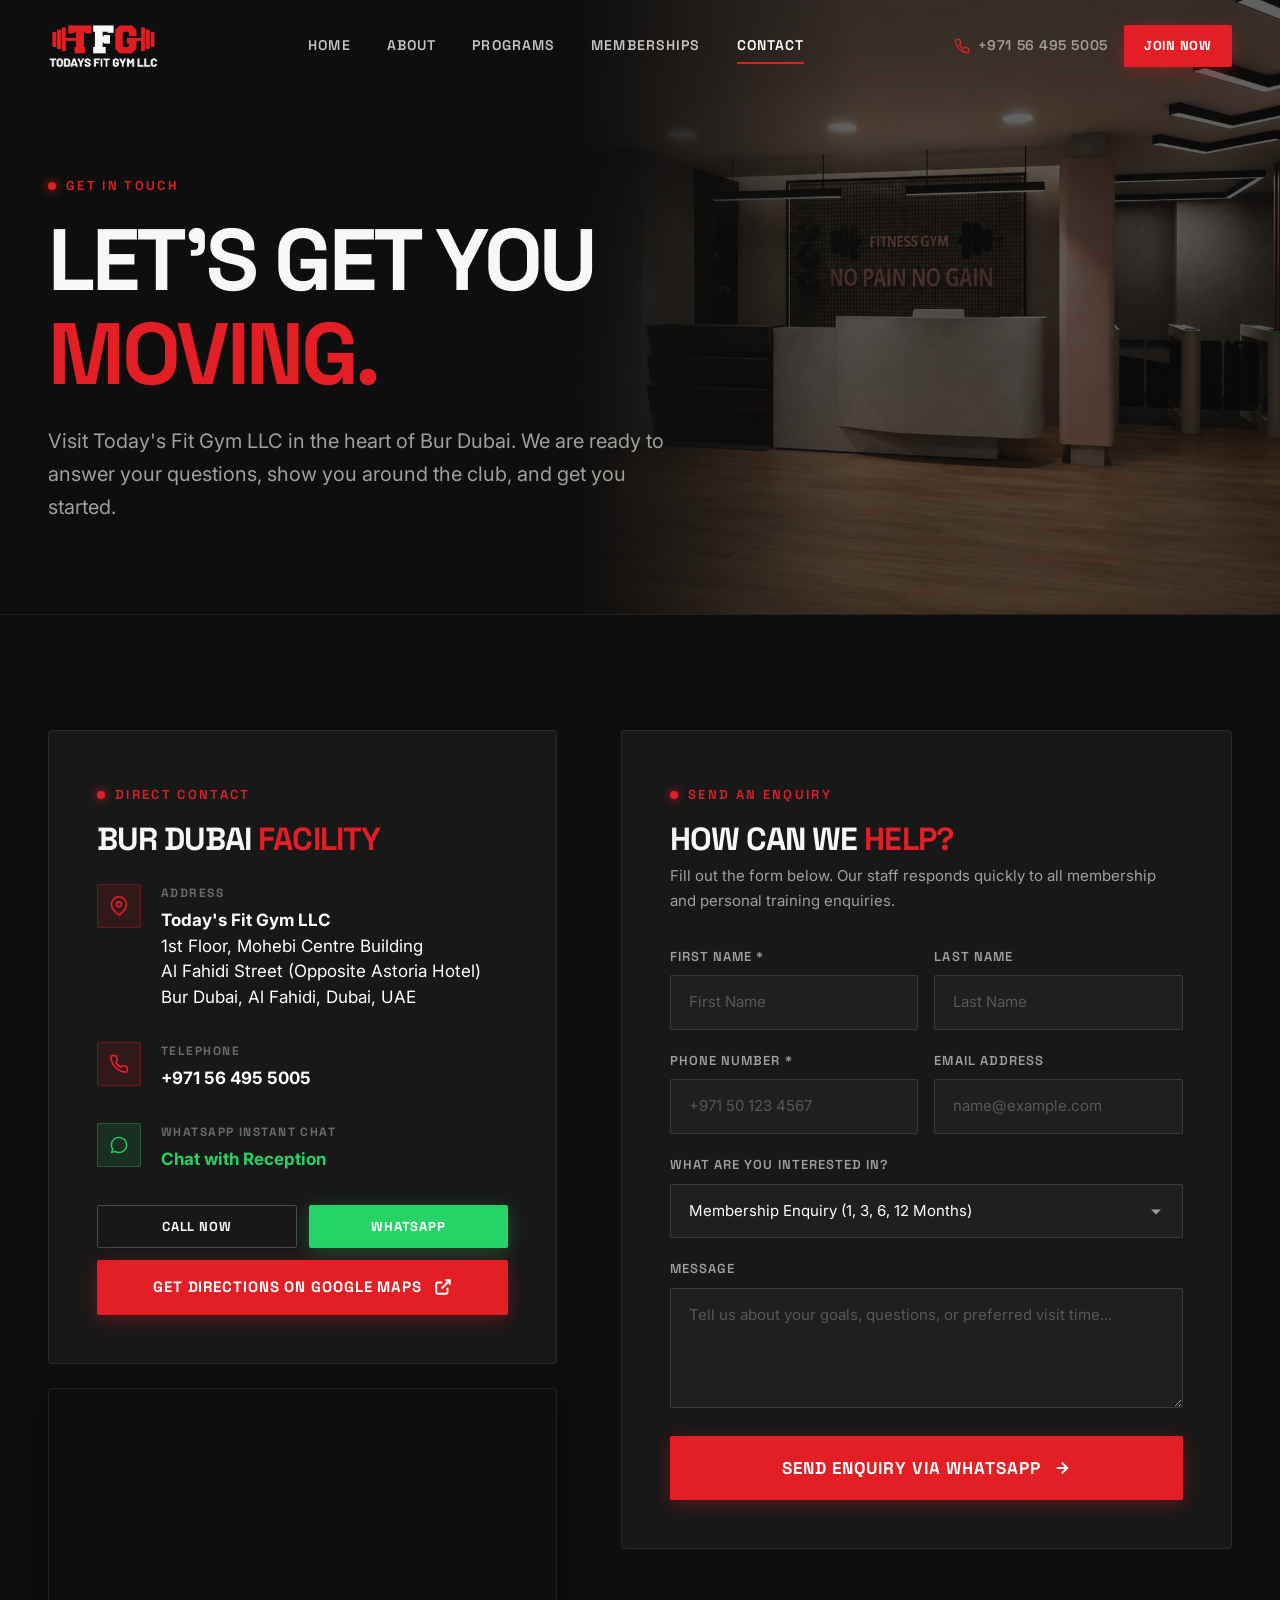
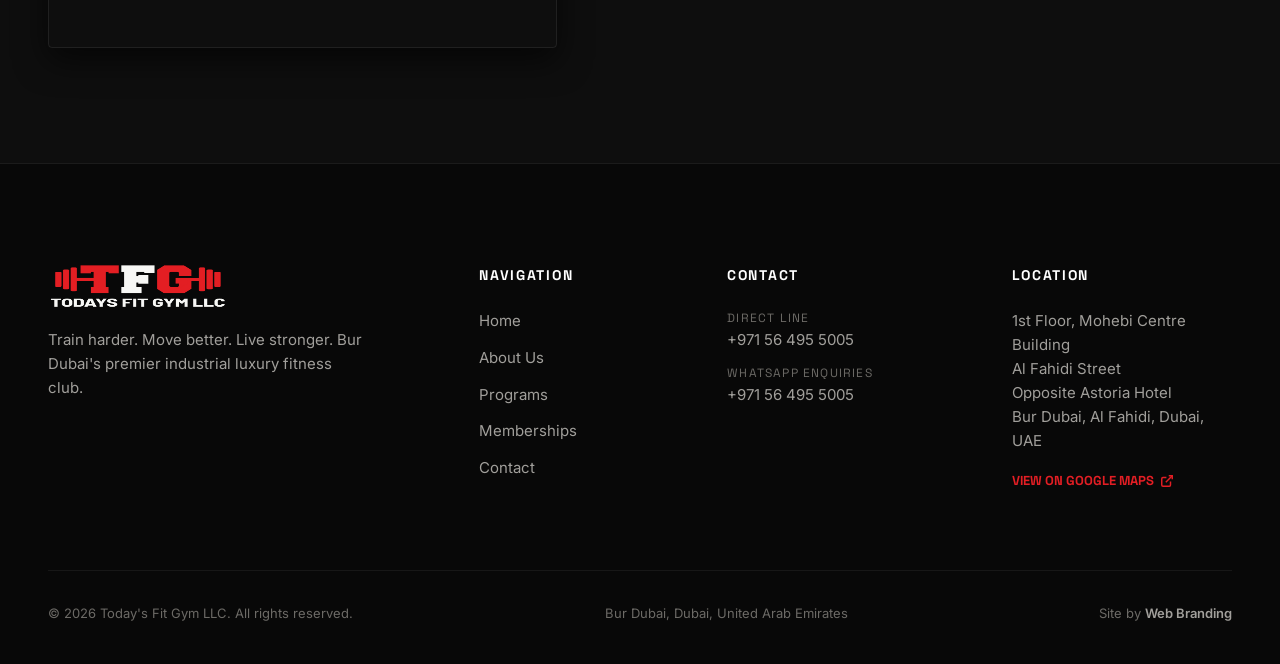
<file: contact.html>
<!DOCTYPE html>
<html lang="en">
<head>
  <meta charset="UTF-8">
  <meta name="viewport" content="width=device-width, initial-scale=1.0">
  <title>Contact Us & Location | Today's Fit Gym LLC — Bur Dubai</title>
  <meta name="description" content="Contact Today's Fit Gym LLC in Bur Dubai. Located on 1st Floor, Mohebi Centre Building, Al Fahidi Street. Call or WhatsApp +971 56 495 5005 for membership enquiries.">
  <meta name="keywords" content="Contact Today's Fit Gym, gym in Bur Dubai phone number, Mohebi Centre gym, Al Fahidi gym, gym near Astoria Hotel">
  <link rel="canonical" href="https://todaysfitgym.com/contact.html">

  <!-- Open Graph / Social Meta -->
  <meta property="og:type" content="website">
  <meta property="og:url" content="https://todaysfitgym.com/contact.html">
  <meta property="og:title" content="Contact Us & Location | Today's Fit Gym LLC">
  <meta property="og:description" content="Visit Today's Fit Gym in Bur Dubai. Opposite Astoria Hotel on Al Fahidi Street. Call +971 56 495 5005.">
  <meta property="og:image" content="https://todaysfitgym.com/assets/images/interior/reception.webp">

  <!-- Favicon -->
  <link rel="icon" type="image/png" sizes="32x32" href="assets/logo/favicon-32x32.png">
  <link rel="icon" type="image/png" sizes="16x16" href="assets/logo/favicon-16x16.png">
  <link rel="icon" type="image/x-icon" href="favicon.ico">
  <link rel="apple-touch-icon" sizes="180x180" href="assets/logo/apple-touch-icon.png">

  <!-- Google Fonts -->
  <link rel="preconnect" href="https://fonts.googleapis.com">
  <link rel="preconnect" href="https://fonts.gstatic.com" crossorigin>
  <link href="https://fonts.googleapis.com/css2?family=Inter:wght@300;400;500;600;700&family=Space+Grotesk:wght@500;600;700;800&display=swap" rel="stylesheet">

  <link rel="stylesheet" href="css/style.css">
</head>
<body>

  <!-- =========================================================================
       GLOBAL HEADER
       ========================================================================= -->
  <header class="site-header" id="siteHeader">
    <div class="container header-inner">
      <a href="index.html" class="brand-logo" aria-label="Today's Fit Gym Home">
        <img src="assets/logo/tfg-logo-white.webp" alt="Today's Fit Gym LLC" width="180" height="72">
      </a>

      <nav class="nav-menu" aria-label="Main Navigation">
        <a href="index.html" class="nav-link">Home</a>
        <a href="about.html" class="nav-link">About</a>
        <a href="programs.html" class="nav-link">Programs</a>
        <a href="memberships.html" class="nav-link">Memberships</a>
        <a href="contact.html" class="nav-link active">Contact</a>
      </nav>

      <div class="header-actions">
        <a href="tel:+971564955005" class="header-phone-link" aria-label="Call Today's Fit Gym">
          <svg viewBox="0 0 24 24" fill="none" stroke="currentColor" stroke-width="2">
            <path d="M22 16.92v3a2 2 0 0 1-2.18 2 19.79 19.79 0 0 1-8.63-3.07 19.5 19.5 0 0 1-6-6 19.79 19.79 0 0 1-3.07-8.67A2 2 0 0 1 4.11 2h3a2 2 0 0 1 2 1.72 12.84 12.84 0 0 0 .7 2.81 2 2 0 0 1-.45 2.11L8.09 9.91a16 16 0 0 0 6 6l1.27-1.27a2 2 0 0 1 2.11-.45 12.84 12.84 0 0 0 2.81.7A2 2 0 0 1 22 16.92z"/>
          </svg>
          <span>+971 56 495 5005</span>
        </a>
        <a href="https://wa.me/971564955005?text=Hello%20Today%27s%20Fit%20Gym%2C%20I%20would%20like%20to%20join.%20Please%20share%20membership%20options%20and%20pricing." target="_blank" rel="noopener" class="btn btn-primary btn-sm">Join Now</a>
        <button type="button" class="menu-toggle" aria-label="Toggle navigation menu" aria-expanded="false">
          <span></span><span></span><span></span>
        </button>
      </div>
    </div>
  </header>

  <!-- Mobile Drawer -->
  <div class="mobile-drawer" id="mobileDrawer">
    <div class="mobile-nav-list">
      <a href="index.html" class="mobile-nav-link"><span>Home</span><span class="num">01</span></a>
      <a href="about.html" class="mobile-nav-link"><span>About</span><span class="num">02</span></a>
      <a href="programs.html" class="mobile-nav-link"><span>Programs</span><span class="num">03</span></a>
      <a href="memberships.html" class="mobile-nav-link"><span>Memberships</span><span class="num">04</span></a>
      <a href="contact.html" class="mobile-nav-link active"><span>Contact</span><span class="num">05</span></a>
    </div>
    <div class="mobile-drawer-footer">
      <a href="https://wa.me/971564955005?text=Hello%20Today%27s%20Fit%20Gym%2C%20I%20would%20like%20to%20join.%20Please%20share%20membership%20options%20and%20pricing." target="_blank" rel="noopener" class="btn btn-primary" style="width: 100%;">Join Now</a>
      <a href="tel:+971564955005" class="btn btn-secondary" style="width: 100%;">Call +971 56 495 5005</a>
      <a href="https://wa.me/971564955005?text=Hello%20Today%27s%20Fit%20Gym%2C%20I%20have%20an%20enquiry%20about%20Today%E2%80%99s%20Fit%20Gym." target="_blank" rel="noopener" class="btn btn-whatsapp" style="width: 100%;">Chat on WhatsApp</a>
    </div>
  </div>

  <main>
    <!-- =======================================================================
         PAGE HERO
         ======================================================================= -->
    <section class="page-hero">
      <div class="page-hero-bg">
        <img src="assets/images/interior/reception.webp" alt="Today's Fit Gym Reception" width="1672" height="941">
      </div>
      <div class="container">
        <div class="eyebrow reveal">Get In Touch</div>
        <h1 class="reveal reveal-delay-1" style="max-width: 860px;">
          Let's Get You <br>
          <span class="text-red">Moving.</span>
        </h1>
        <p class="reveal reveal-delay-2" style="font-size: 1.25rem; max-width: 620px; margin-top: 1.5rem; color: var(--color-text-muted);">
          Visit Today's Fit Gym LLC in the heart of Bur Dubai. We are ready to answer your questions, show you around the club, and get you started.
        </p>
      </div>
    </section>

    <!-- =======================================================================
         CONTACT & ENQUIRY SECTION (2-COLUMN SPLIT)
         ======================================================================= -->
    <section class="section">
      <div class="container">
        <div class="contact-layout">
          
          <!-- Left: Location Details & Quick Actions -->
          <div class="reveal">
            <div class="contact-info-card">
              <div class="eyebrow">Direct Contact</div>
              <h2 style="font-size: 2rem; margin-bottom: 1.75rem;">Bur Dubai <span class="text-red">Facility</span></h2>

              <!-- Address -->
              <div class="contact-item">
                <div class="contact-item-icon">
                  <svg viewBox="0 0 24 24" fill="none" stroke="currentColor" stroke-width="2">
                    <path d="M21 10c0 7-9 13-9 13s-9-6-9-13a9 9 0 0 1 18 0z"></path>
                    <circle cx="12" cy="10" r="3"></circle>
                  </svg>
                </div>
                <div>
                  <div class="contact-item-label">Address</div>
                  <div class="contact-item-val">
                    <strong>Today's Fit Gym LLC</strong><br>
                    1st Floor, Mohebi Centre Building<br>
                    Al Fahidi Street (Opposite Astoria Hotel)<br>
                    Bur Dubai, Al Fahidi, Dubai, UAE
                  </div>
                </div>
              </div>

              <!-- Phone -->
              <div class="contact-item">
                <div class="contact-item-icon">
                  <svg viewBox="0 0 24 24" fill="none" stroke="currentColor" stroke-width="2">
                    <path d="M22 16.92v3a2 2 0 0 1-2.18 2 19.79 19.79 0 0 1-8.63-3.07 19.5 19.5 0 0 1-6-6 19.79 19.79 0 0 1-3.07-8.67A2 2 0 0 1 4.11 2h3a2 2 0 0 1 2 1.72 12.84 12.84 0 0 0 .7 2.81 2 2 0 0 1-.45 2.11L8.09 9.91a16 16 0 0 0 6 6l1.27-1.27a2 2 0 0 1 2.11-.45 12.84 12.84 0 0 0 2.81.7A2 2 0 0 1 22 16.92z"/>
                  </svg>
                </div>
                <div>
                  <div class="contact-item-label">Telephone</div>
                  <div class="contact-item-val">
                    <a href="tel:+971564955005" style="color: #ffffff; font-weight: 700;">+971 56 495 5005</a>
                  </div>
                </div>
              </div>

              <!-- WhatsApp -->
              <div class="contact-item">
                <div class="contact-item-icon" style="background: rgba(37,211,102,0.12); border-color: rgba(37,211,102,0.3); color: #25D366;">
                  <svg viewBox="0 0 24 24" fill="currentColor"><path d="M12.04 2C6.58 2 2.13 6.45 2.13 11.91C2.13 13.66 2.59 15.36 3.45 16.86L2.05 22L7.3 20.62C8.75 21.41 10.38 21.83 12.04 21.83C17.5 21.83 21.95 17.38 21.95 11.92C21.95 9.27 20.92 6.78 19.05 4.91C17.18 3.03 14.69 2 12.04 2M12.05 3.67C14.25 3.67 16.31 4.53 17.87 6.09C19.42 7.65 20.28 9.72 20.28 11.92C20.28 16.46 16.58 20.15 12.04 20.15C10.56 20.15 9.11 19.76 7.85 19L7.55 18.83L4.43 19.65L5.26 16.61L5.06 16.29C4.24 14.99 3.8 13.47 3.8 11.91C3.81 7.37 7.5 3.67 12.05 3.67Z"/></svg>
                </div>
                <div>
                  <div class="contact-item-label">WhatsApp Instant Chat</div>
                  <div class="contact-item-val">
                    <a href="https://wa.me/971564955005?text=Hello%20Today%27s%20Fit%20Gym%2C%20I%20would%20like%20to%20speak%20with%20reception." target="_blank" rel="noopener" style="color: #25D366; font-weight: 700;">Chat with Reception</a>
                  </div>
                </div>
              </div>

              <!-- Quick Action Buttons -->
              <div style="display: grid; grid-template-columns: 1fr 1fr; gap: 12px; margin-top: 2rem;">
                <a href="tel:+971564955005" class="btn btn-secondary btn-sm" style="width: 100%;">Call Now</a>
                <a href="https://wa.me/971564955005?text=Hello%20Today%27s%20Fit%20Gym%2C%20I%20have%20an%20enquiry%20about%20Today%E2%80%99s%20Fit%20Gym." target="_blank" rel="noopener" class="btn btn-whatsapp btn-sm" style="width: 100%;">WhatsApp</a>
              </div>

              <div style="margin-top: 12px;">
                <a href="https://maps.app.goo.gl/y8bzJLqmvyBBq5va6?g_st=iw" target="_blank" rel="noopener" class="btn btn-primary" style="width: 100%;">
                  <span>Get Directions on Google Maps</span>
                  <svg viewBox="0 0 24 24" fill="none" stroke="currentColor" stroke-width="2.5"><path d="M18 13v6a2 2 0 0 1-2 2H5a2 2 0 0 1-2-2V8a2 2 0 0 1 2-2h6"></path><polyline points="15 3 21 3 21 9"></polyline><line x1="10" y1="14" x2="21" y2="3"></line></svg>
                </a>
              </div>
            </div>

            <!-- Embedded Map Preview -->
            <div style="margin-top: 24px; border-radius: var(--radius-sm); overflow: hidden; border: var(--border-subtle); height: 260px; box-shadow: var(--shadow-md);">
              <iframe 
                src="https://www.google.com/maps/embed?pb=!1m18!1m12!1m3!1d3608.214041775871!2d55.2974!3d25.2605!2m3!1f0!2f0!3f0!3m2!1i1024!2i768!4f13.1!3m3!1m2!1s0x3e5f433f4a34b2ab%3A0x13bb85fa6e5b0b2e!2sMohebi%20Centre%20Building!5e0!3m2!1sen!2sae!4v1710000000000!5m2!1sen!2sae" 
                width="100%" 
                height="100%" 
                style="border:0; filter: grayscale(90%) invert(92%) contrast(85%);" 
                allowfullscreen="" 
                loading="lazy" 
                referrerpolicy="no-referrer-when-downgrade"
                title="Location Map">
              </iframe>
            </div>
          </div>

          <!-- Right: Contact / Enquiry Form -->
          <div class="reveal reveal-delay-2">
            <div class="contact-form-card">
              <div class="eyebrow">Send An Enquiry</div>
              <h2 style="font-size: 2rem; margin-bottom: 0.5rem;">How Can We <span class="text-red">Help?</span></h2>
              <p style="font-size: 0.9375rem; margin-bottom: 2rem;">Fill out the form below. Our staff responds quickly to all membership and personal training enquiries.</p>

              <form id="contactEnquiryForm">
                <div class="grid-2" style="gap: 16px; margin-bottom: 0;">
                  <div class="form-group">
                    <label class="form-label" for="firstName">First Name *</label>
                    <input type="text" class="form-control" id="firstName" name="first_name" placeholder="First Name" required>
                  </div>
                  <div class="form-group">
                    <label class="form-label" for="lastName">Last Name</label>
                    <input type="text" class="form-control" id="lastName" name="last_name" placeholder="Last Name">
                  </div>
                </div>

                <div class="grid-2" style="gap: 16px; margin-bottom: 0;">
                  <div class="form-group">
                    <label class="form-label" for="contactPhone">Phone Number *</label>
                    <input type="tel" class="form-control" id="contactPhone" name="phone" placeholder="+971 50 123 4567" required>
                  </div>
                  <div class="form-group">
                    <label class="form-label" for="contactEmail">Email Address</label>
                    <input type="email" class="form-control" id="contactEmail" name="email" placeholder="name@example.com">
                  </div>
                </div>

                <div class="form-group">
                  <label class="form-label" for="interest">What Are You Interested In?</label>
                  <select class="form-control" id="interest" name="interest">
                    <option value="Membership Enquiry">Membership Enquiry (1, 3, 6, 12 Months)</option>
                    <option value="Personal Training Modules">Personal Training / PT Modules</option>
                    <option value="Fitness Programs">Fitness Programs (Strength, Cardio, Fat Loss)</option>
                    <option value="Karate or Zumba Dance">Karate or Zumba Dance</option>
                    <option value="Gym Visit / Tour">Schedule a Visit / Tour</option>
                    <option value="General Enquiry">General Enquiry</option>
                  </select>
                </div>

                <div class="form-group">
                  <label class="form-label" for="message">Message</label>
                  <textarea class="form-control" id="message" name="message" placeholder="Tell us about your goals, questions, or preferred visit time..."></textarea>
                </div>

                <button type="submit" class="btn btn-primary btn-lg" style="width: 100%;">
                  <span>Send Enquiry via WhatsApp</span>
                  <svg viewBox="0 0 24 24" fill="none" stroke="currentColor" stroke-width="2.5"><line x1="5" y1="12" x2="19" y2="12"></line><polyline points="12 5 19 12 12 19"></polyline></svg>
                </button>
              </form>
            </div>
          </div>

        </div>
      </div>
    </section>
  </main>

  <!-- Global Footer -->
  <footer class="site-footer">
    <div class="container">
      <div class="footer-top-grid">
        <div class="footer-brand-col">
          <img src="assets/logo/tfg-logo-white.webp" alt="Today's Fit Gym LLC" width="180" height="72">
          <p class="footer-tagline">
            Train harder. Move better. Live stronger. Bur Dubai's premier industrial luxury fitness club.
          </p>
        </div>

        <div>
          <div class="footer-heading">Navigation</div>
          <div class="footer-nav-list">
            <a href="index.html" class="footer-nav-link">Home</a>
            <a href="about.html" class="footer-nav-link">About Us</a>
            <a href="programs.html" class="footer-nav-link">Programs</a>
            <a href="memberships.html" class="footer-nav-link">Memberships</a>
            <a href="contact.html" class="footer-nav-link">Contact</a>
          </div>
        </div>

        <div>
          <div class="footer-heading">Contact</div>
          <div class="footer-contact-item">
            <div style="font-family: var(--font-display); font-size: 0.75rem; letter-spacing: 0.1em; color: var(--color-text-dim); text-transform: uppercase;">Direct Line</div>
            <a href="tel:+971564955005">+971 56 495 5005</a>
          </div>
          <div class="footer-contact-item">
            <div style="font-family: var(--font-display); font-size: 0.75rem; letter-spacing: 0.1em; color: var(--color-text-dim); text-transform: uppercase;">WhatsApp Enquiries</div>
            <a href="https://wa.me/971564955005?text=Hello%20Today%27s%20Fit%20Gym%2C%20I%20have%20an%20enquiry%20about%20Today%E2%80%99s%20Fit%20Gym." target="_blank" rel="noopener">+971 56 495 5005</a>
          </div>
        </div>

        <div>
          <div class="footer-heading">Location</div>
          <div class="footer-contact-item">
            1st Floor, Mohebi Centre Building<br>
            Al Fahidi Street<br>
            Opposite Astoria Hotel<br>
            Bur Dubai, Al Fahidi, Dubai, UAE
          </div>
          <div style="margin-top: 12px;">
            <a href="https://maps.app.goo.gl/y8bzJLqmvyBBq5va6?g_st=iw" target="_blank" rel="noopener" style="font-family: var(--font-display); font-size: 0.8125rem; font-weight: 700; color: var(--color-brand-red); text-transform: uppercase; display: inline-flex; align-items: center; gap: 6px;">
              <span>View On Google Maps</span>
              <svg width="14" height="14" viewBox="0 0 24 24" fill="none" stroke="currentColor" stroke-width="2.5"><path d="M18 13v6a2 2 0 0 1-2 2H5a2 2 0 0 1-2-2V8a2 2 0 0 1 2-2h6"></path><polyline points="15 3 21 3 21 9"></polyline><line x1="10" y1="14" x2="21" y2="3"></line></svg>
            </a>
          </div>
        </div>
      </div>

      <div class="footer-bottom">
        <div>&copy; 2026 Today's Fit Gym LLC. All rights reserved.</div>
        <div>Bur Dubai, Dubai, United Arab Emirates</div>
        <div class="footer-credit">
          Site by <a href="https://webbranding.ae" target="_blank" rel="noopener" class="footer-credit-link">Web Branding</a>
        </div>
      </div>
    </div>
  </footer>


  <script src="js/main.js"></script>
</body>
</html>
</file>
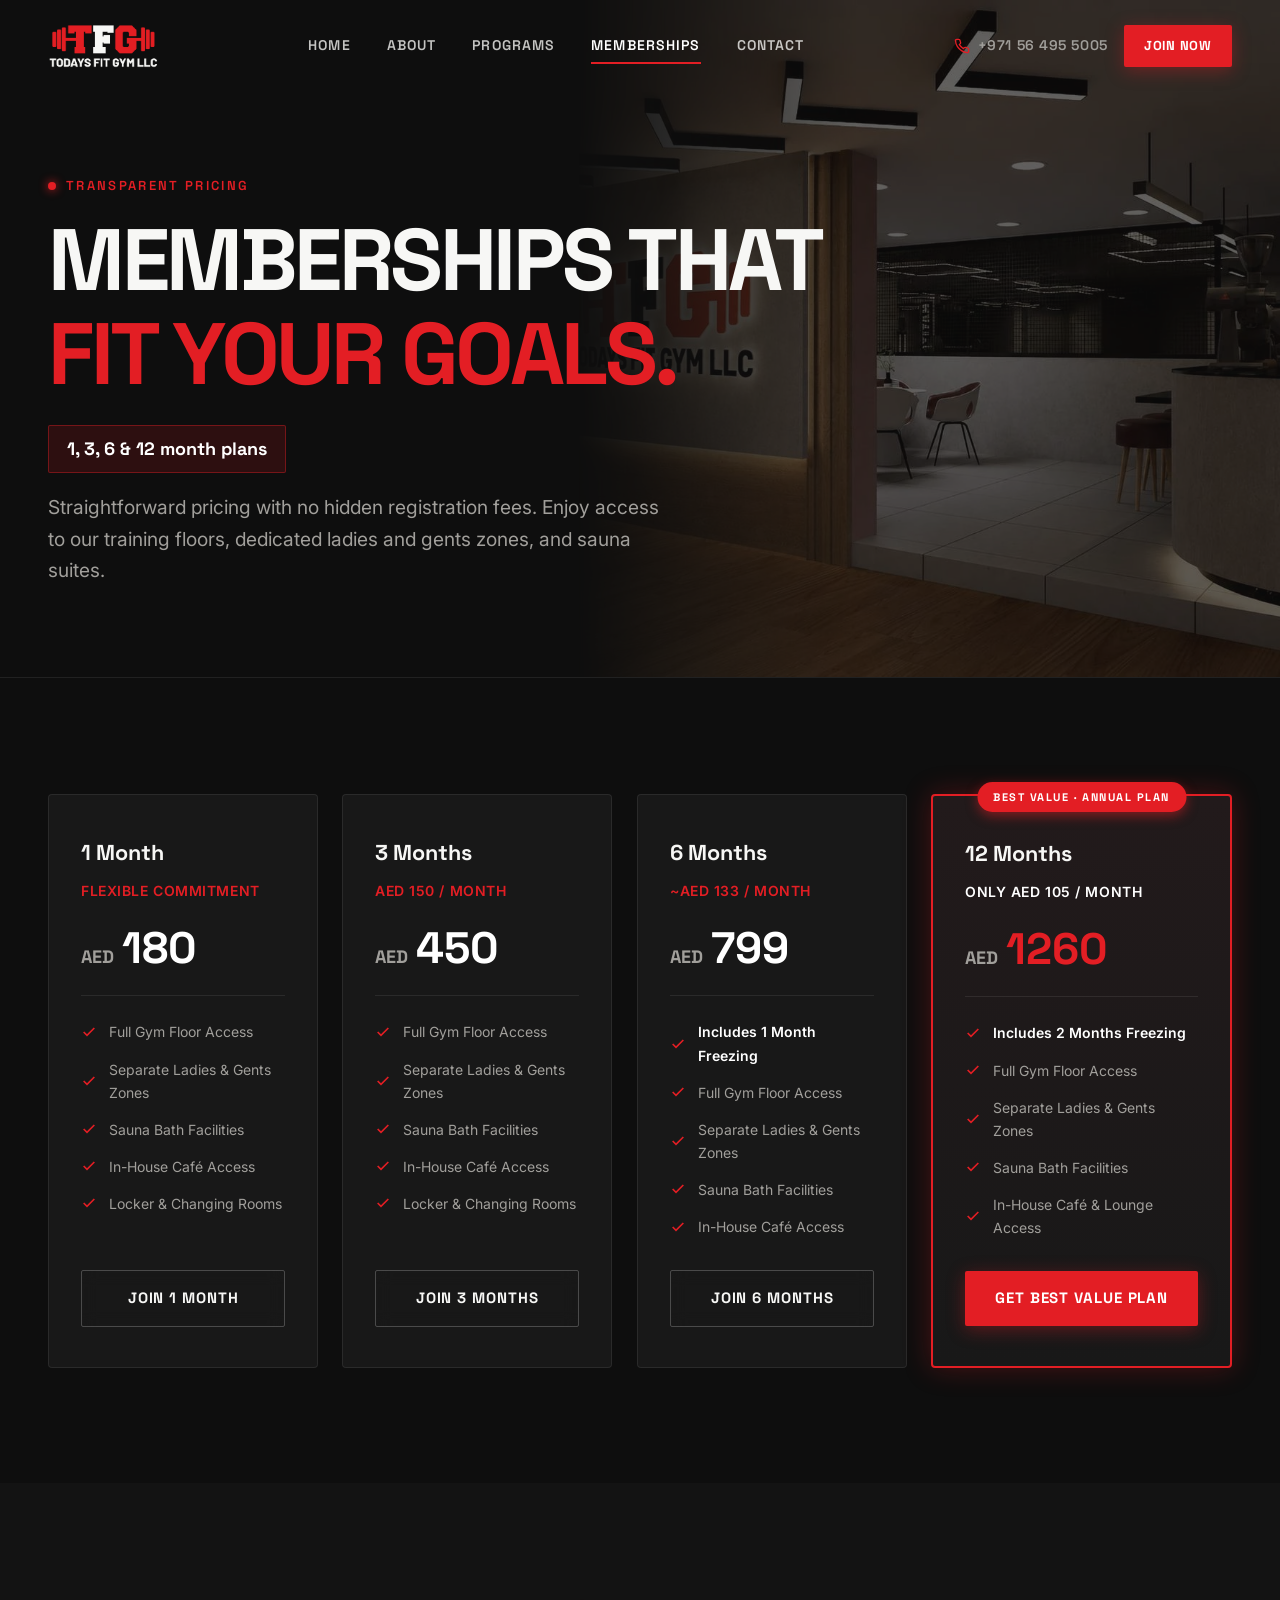
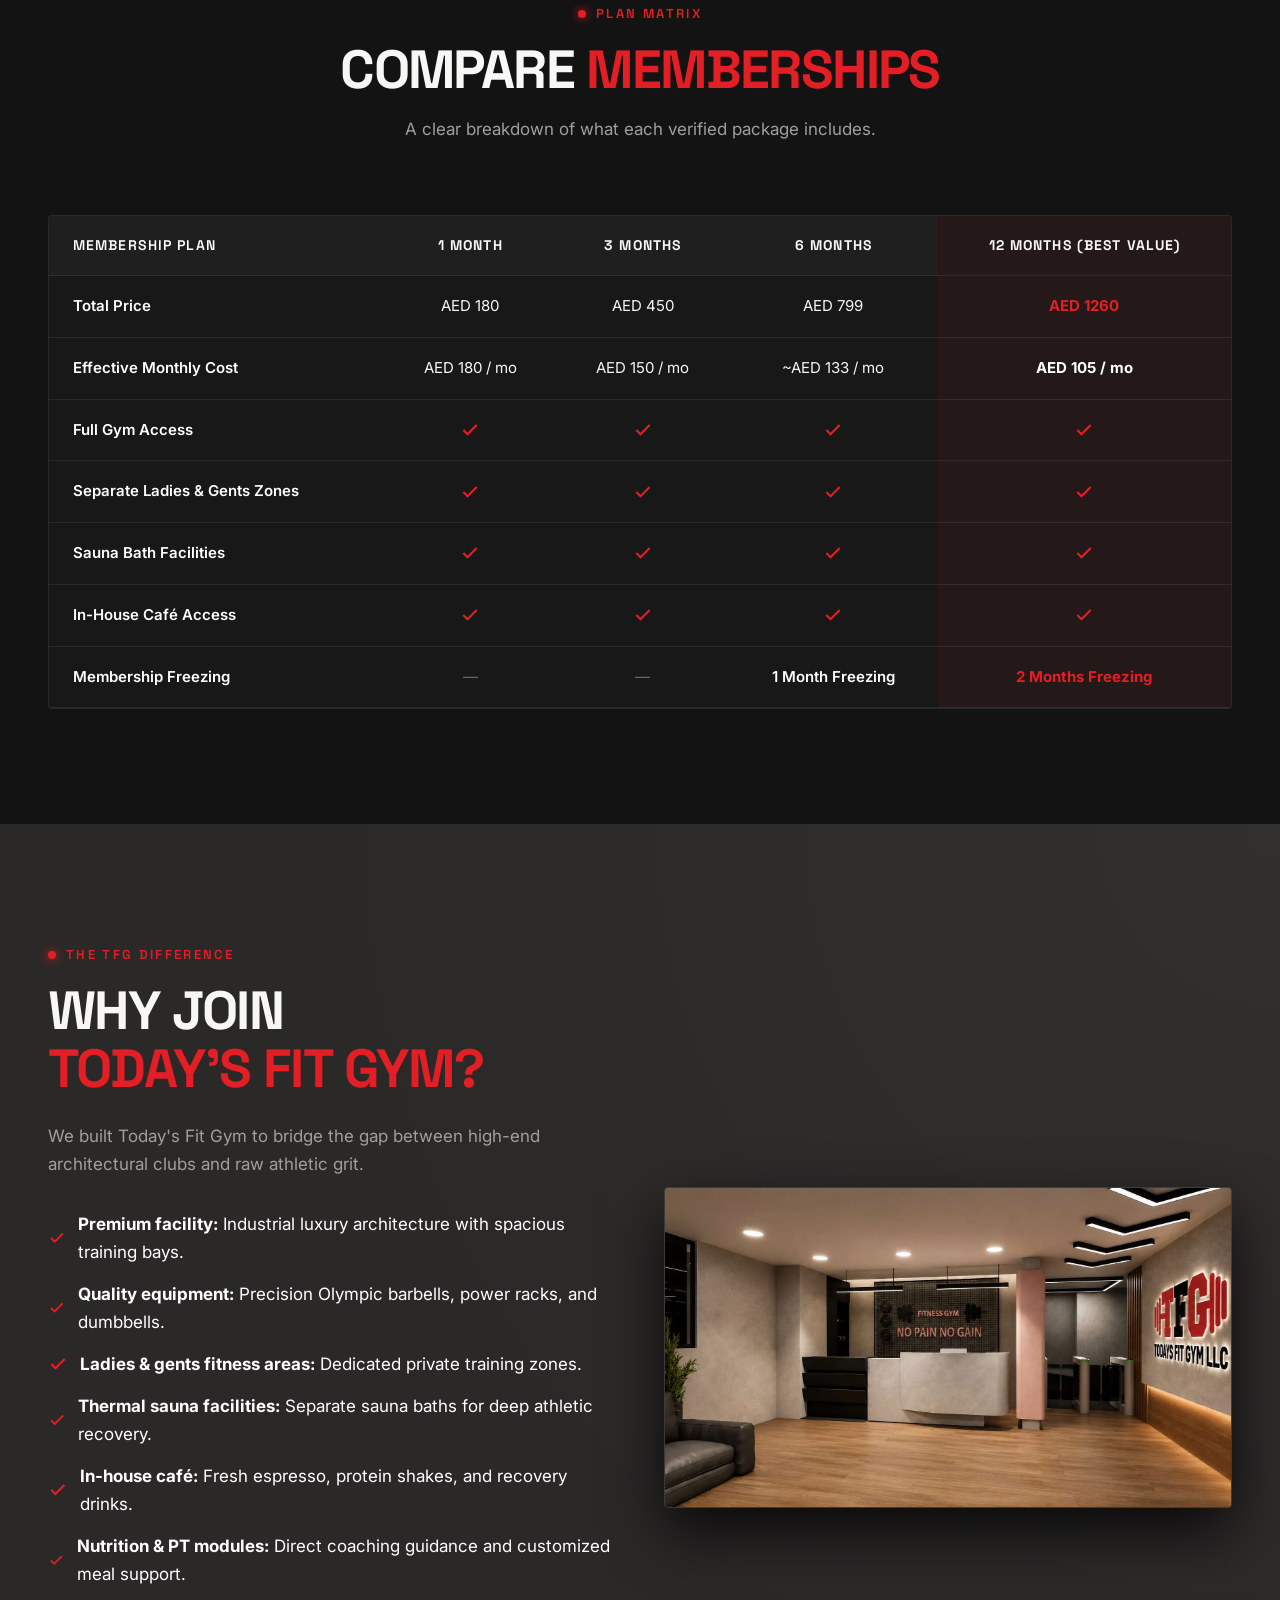
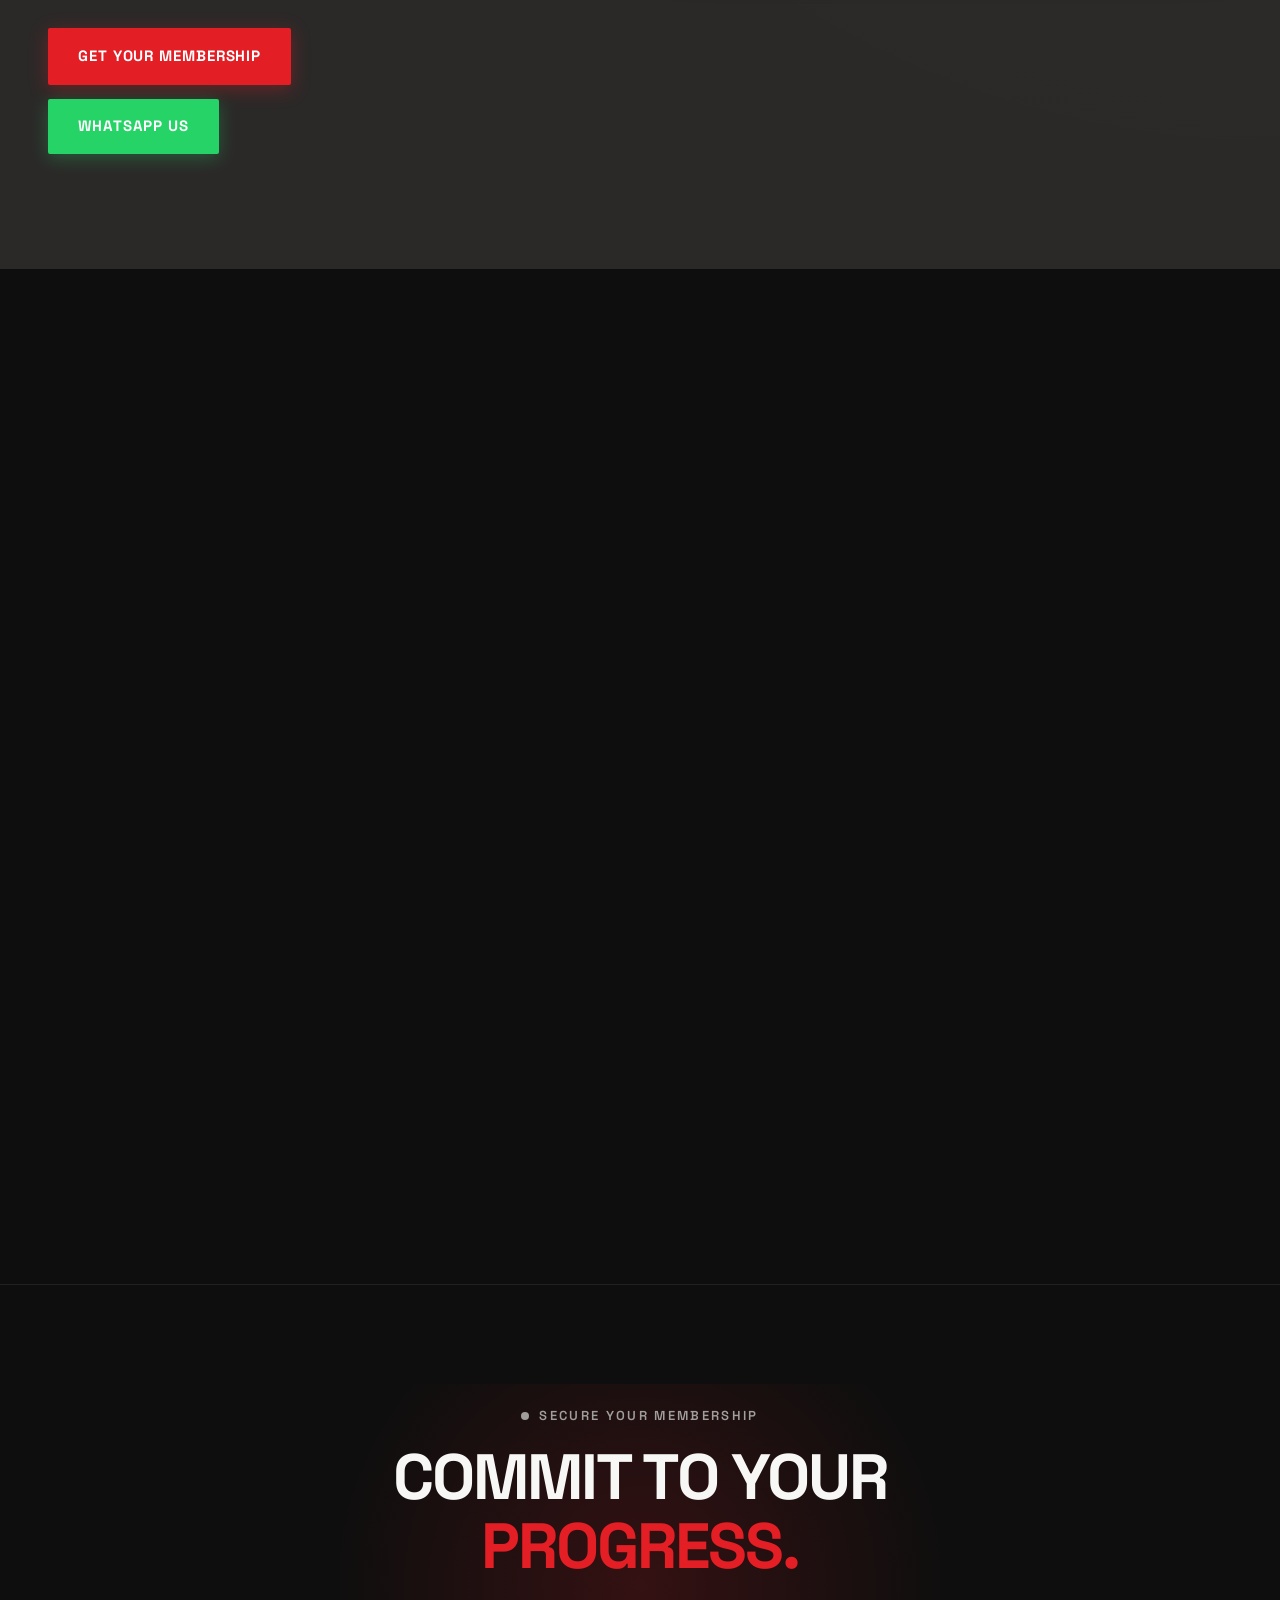
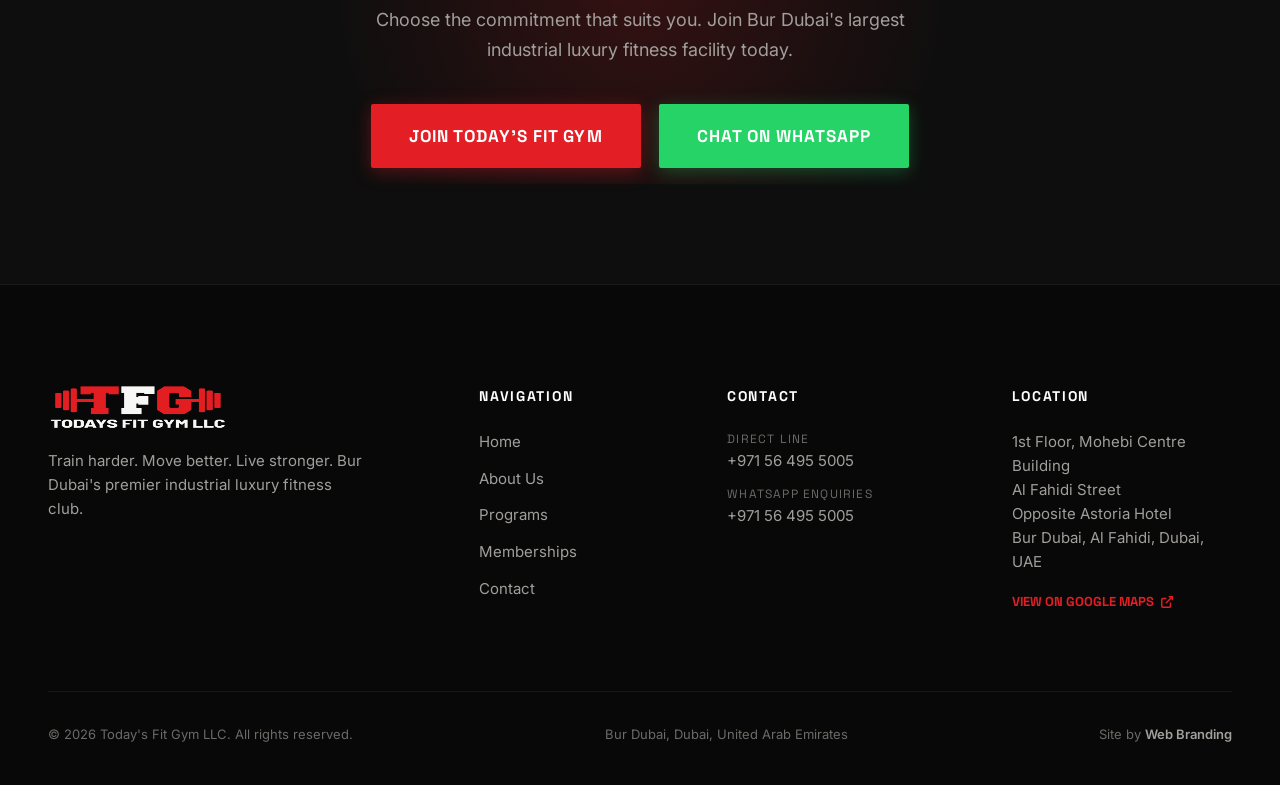
<file: memberships.html>
<!DOCTYPE html>
<html lang="en">
<head>
  <meta charset="UTF-8">
  <meta name="viewport" content="width=device-width, initial-scale=1.0">
  <title>Memberships & Pricing | Today's Fit Gym LLC — Bur Dubai</title>
  <meta name="description" content="Transparent gym membership plans in Bur Dubai. 1, 3, 6, and 12-month packages with separate ladies and gents zones, sauna, and freezing options.">
  <meta name="keywords" content="gym membership Bur Dubai, gym prices Dubai, ladies gym membership Dubai, fitness membership Al Fahidi, Today's Fit Gym rates">
  <link rel="canonical" href="https://todaysfitgym.com/memberships.html">

  <!-- Open Graph / Social Meta -->
  <meta property="og:type" content="website">
  <meta property="og:url" content="https://todaysfitgym.com/memberships.html">
  <meta property="og:title" content="Memberships & Pricing | Today's Fit Gym LLC">
  <meta property="og:description" content="Flexible gym memberships in Bur Dubai. 1, 3, 6, and 12-month options with ladies & gents zones and sauna access.">
  <meta property="og:image" content="https://todaysfitgym.com/assets/images/interior/gym_floor_main.webp">

  <!-- Favicon -->
  <link rel="icon" type="image/png" sizes="32x32" href="assets/logo/favicon-32x32.png">
  <link rel="icon" type="image/png" sizes="16x16" href="assets/logo/favicon-16x16.png">
  <link rel="icon" type="image/x-icon" href="favicon.ico">
  <link rel="apple-touch-icon" sizes="180x180" href="assets/logo/apple-touch-icon.png">

  <!-- Google Fonts -->
  <link rel="preconnect" href="https://fonts.googleapis.com">
  <link rel="preconnect" href="https://fonts.gstatic.com" crossorigin>
  <link href="https://fonts.googleapis.com/css2?family=Inter:wght@300;400;500;600;700&family=Space+Grotesk:wght@500;600;700;800&display=swap" rel="stylesheet">

  <link rel="stylesheet" href="css/style.css">
</head>
<body>

  <!-- =========================================================================
       GLOBAL HEADER
       ========================================================================= -->
  <header class="site-header" id="siteHeader">
    <div class="container header-inner">
      <a href="index.html" class="brand-logo" aria-label="Today's Fit Gym Home">
        <img src="assets/logo/tfg-logo-white.webp" alt="Today's Fit Gym LLC" width="180" height="72">
      </a>

      <nav class="nav-menu" aria-label="Main Navigation">
        <a href="index.html" class="nav-link">Home</a>
        <a href="about.html" class="nav-link">About</a>
        <a href="programs.html" class="nav-link">Programs</a>
        <a href="memberships.html" class="nav-link active">Memberships</a>
        <a href="contact.html" class="nav-link">Contact</a>
      </nav>

      <div class="header-actions">
        <a href="tel:+971564955005" class="header-phone-link" aria-label="Call Today's Fit Gym">
          <svg viewBox="0 0 24 24" fill="none" stroke="currentColor" stroke-width="2">
            <path d="M22 16.92v3a2 2 0 0 1-2.18 2 19.79 19.79 0 0 1-8.63-3.07 19.5 19.5 0 0 1-6-6 19.79 19.79 0 0 1-3.07-8.67A2 2 0 0 1 4.11 2h3a2 2 0 0 1 2 1.72 12.84 12.84 0 0 0 .7 2.81 2 2 0 0 1-.45 2.11L8.09 9.91a16 16 0 0 0 6 6l1.27-1.27a2 2 0 0 1 2.11-.45 12.84 12.84 0 0 0 2.81.7A2 2 0 0 1 22 16.92z"/>
          </svg>
          <span>+971 56 495 5005</span>
        </a>
        <a href="https://wa.me/971564955005?text=Hello%20Today%27s%20Fit%20Gym%2C%20I%20would%20like%20to%20join.%20Please%20share%20membership%20options%20and%20pricing." target="_blank" rel="noopener" class="btn btn-primary btn-sm">Join Now</a>
        <button type="button" class="menu-toggle" aria-label="Toggle navigation menu" aria-expanded="false">
          <span></span><span></span><span></span>
        </button>
      </div>
    </div>
  </header>

  <!-- Mobile Drawer -->
  <div class="mobile-drawer" id="mobileDrawer">
    <div class="mobile-nav-list">
      <a href="index.html" class="mobile-nav-link"><span>Home</span><span class="num">01</span></a>
      <a href="about.html" class="mobile-nav-link"><span>About</span><span class="num">02</span></a>
      <a href="programs.html" class="mobile-nav-link"><span>Programs</span><span class="num">03</span></a>
      <a href="memberships.html" class="mobile-nav-link active"><span>Memberships</span><span class="num">04</span></a>
      <a href="contact.html" class="mobile-nav-link"><span>Contact</span><span class="num">05</span></a>
    </div>
    <div class="mobile-drawer-footer">
      <a href="https://wa.me/971564955005?text=Hello%20Today%27s%20Fit%20Gym%2C%20I%20would%20like%20to%20join.%20Please%20share%20membership%20options%20and%20pricing." target="_blank" rel="noopener" class="btn btn-primary" style="width: 100%;">Join Now</a>
      <a href="tel:+971564955005" class="btn btn-secondary" style="width: 100%;">Call +971 56 495 5005</a>
      <a href="https://wa.me/971564955005?text=Hello%20Today%27s%20Fit%20Gym%2C%20I%20would%20like%20to%20know%20more%20about%20your%20membership%20plans." target="_blank" rel="noopener" class="btn btn-whatsapp" style="width: 100%;">Chat on WhatsApp</a>
    </div>
  </div>

  <main>
    <!-- =======================================================================
         PAGE HERO
         ======================================================================= -->
    <section class="page-hero">
      <div class="page-hero-bg">
        <img src="assets/images/interior/cafe_lounge.webp" alt="Today's Fit Gym Lounge" width="1672" height="941">
      </div>
      <div class="container">
        <div class="eyebrow reveal">Transparent Pricing</div>
        <h1 class="reveal reveal-delay-1" style="max-width: 860px;">
          Memberships That <br>
          <span class="text-red">Fit Your Goals.</span>
        </h1>
        <div class="reveal reveal-delay-2" style="margin-top: 1.5rem; display: inline-flex; align-items: center; background: rgba(227,30,36,0.15); border: 1px solid rgba(227,30,36,0.4); padding: 8px 18px; border-radius: var(--radius-xs);">
          <span style="font-family: var(--font-display); font-weight: 700; font-size: 1.125rem; color: #ffffff;">1, 3, 6 &amp; 12 month plans</span>
        </div>
        <p class="reveal reveal-delay-3" style="font-size: 1.2rem; max-width: 620px; margin-top: 1.25rem; color: var(--color-text-muted);">
          Straightforward pricing with no hidden registration fees. Enjoy access to our training floors, dedicated ladies and gents zones, and sauna suites.
        </p>
      </div>
    </section>

    <!-- =======================================================================
         PRICING CARDS (4 VERIFIED PLANS)
         ======================================================================= -->
    <section class="section" id="plans">
      <div class="container">
        <div class="pricing-grid">
          
          <!-- 1 Month -->
          <div class="pricing-card reveal">
            <div>
              <div class="pricing-plan-name">1 Month</div>
              <div class="pricing-effective">Flexible Commitment</div>
              <div class="pricing-amount-wrap">
                <span class="pricing-currency">AED</span>
                <span class="pricing-price">180</span>
              </div>
              <div class="pricing-features">
                <div class="pricing-feature-item">
                  <svg viewBox="0 0 24 24" fill="none" stroke="currentColor" stroke-width="2.5"><polyline points="20 6 9 17 4 12"></polyline></svg>
                  <span>Full Gym Floor Access</span>
                </div>
                <div class="pricing-feature-item">
                  <svg viewBox="0 0 24 24" fill="none" stroke="currentColor" stroke-width="2.5"><polyline points="20 6 9 17 4 12"></polyline></svg>
                  <span>Separate Ladies &amp; Gents Zones</span>
                </div>
                <div class="pricing-feature-item">
                  <svg viewBox="0 0 24 24" fill="none" stroke="currentColor" stroke-width="2.5"><polyline points="20 6 9 17 4 12"></polyline></svg>
                  <span>Sauna Bath Facilities</span>
                </div>
                <div class="pricing-feature-item">
                  <svg viewBox="0 0 24 24" fill="none" stroke="currentColor" stroke-width="2.5"><polyline points="20 6 9 17 4 12"></polyline></svg>
                  <span>In-House Café Access</span>
                </div>
                <div class="pricing-feature-item">
                  <svg viewBox="0 0 24 24" fill="none" stroke="currentColor" stroke-width="2.5"><polyline points="20 6 9 17 4 12"></polyline></svg>
                  <span>Locker &amp; Changing Rooms</span>
                </div>
              </div>
            </div>
            <a href="https://wa.me/971564955005?text=Hello%20Today%27s%20Fit%20Gym%2C%20I%20would%20like%20to%20join%20the%201%20Month%20membership%20%28AED%20180%29." target="_blank" rel="noopener" class="btn btn-secondary" style="width: 100%;">Join 1 Month</a>
          </div>

          <!-- 3 Months -->
          <div class="pricing-card reveal reveal-delay-1">
            <div>
              <div class="pricing-plan-name">3 Months</div>
              <div class="pricing-effective">AED 150 / Month</div>
              <div class="pricing-amount-wrap">
                <span class="pricing-currency">AED</span>
                <span class="pricing-price">450</span>
              </div>
              <div class="pricing-features">
                <div class="pricing-feature-item">
                  <svg viewBox="0 0 24 24" fill="none" stroke="currentColor" stroke-width="2.5"><polyline points="20 6 9 17 4 12"></polyline></svg>
                  <span>Full Gym Floor Access</span>
                </div>
                <div class="pricing-feature-item">
                  <svg viewBox="0 0 24 24" fill="none" stroke="currentColor" stroke-width="2.5"><polyline points="20 6 9 17 4 12"></polyline></svg>
                  <span>Separate Ladies &amp; Gents Zones</span>
                </div>
                <div class="pricing-feature-item">
                  <svg viewBox="0 0 24 24" fill="none" stroke="currentColor" stroke-width="2.5"><polyline points="20 6 9 17 4 12"></polyline></svg>
                  <span>Sauna Bath Facilities</span>
                </div>
                <div class="pricing-feature-item">
                  <svg viewBox="0 0 24 24" fill="none" stroke="currentColor" stroke-width="2.5"><polyline points="20 6 9 17 4 12"></polyline></svg>
                  <span>In-House Café Access</span>
                </div>
                <div class="pricing-feature-item">
                  <svg viewBox="0 0 24 24" fill="none" stroke="currentColor" stroke-width="2.5"><polyline points="20 6 9 17 4 12"></polyline></svg>
                  <span>Locker &amp; Changing Rooms</span>
                </div>
              </div>
            </div>
            <a href="https://wa.me/971564955005?text=Hello%20Today%27s%20Fit%20Gym%2C%20I%20would%20like%20to%20join%20the%203%20Month%20membership%20%28AED%20450%29." target="_blank" rel="noopener" class="btn btn-secondary" style="width: 100%;">Join 3 Months</a>
          </div>

          <!-- 6 Months -->
          <div class="pricing-card reveal reveal-delay-2">
            <div>
              <div class="pricing-plan-name">6 Months</div>
              <div class="pricing-effective">~AED 133 / Month</div>
              <div class="pricing-amount-wrap">
                <span class="pricing-currency">AED</span>
                <span class="pricing-price">799</span>
              </div>
              <div class="pricing-features">
                <div class="pricing-feature-item highlight-feature">
                  <svg viewBox="0 0 24 24" fill="none" stroke="currentColor" stroke-width="2.5"><polyline points="20 6 9 17 4 12"></polyline></svg>
                  <span>Includes 1 Month Freezing</span>
                </div>
                <div class="pricing-feature-item">
                  <svg viewBox="0 0 24 24" fill="none" stroke="currentColor" stroke-width="2.5"><polyline points="20 6 9 17 4 12"></polyline></svg>
                  <span>Full Gym Floor Access</span>
                </div>
                <div class="pricing-feature-item">
                  <svg viewBox="0 0 24 24" fill="none" stroke="currentColor" stroke-width="2.5"><polyline points="20 6 9 17 4 12"></polyline></svg>
                  <span>Separate Ladies &amp; Gents Zones</span>
                </div>
                <div class="pricing-feature-item">
                  <svg viewBox="0 0 24 24" fill="none" stroke="currentColor" stroke-width="2.5"><polyline points="20 6 9 17 4 12"></polyline></svg>
                  <span>Sauna Bath Facilities</span>
                </div>
                <div class="pricing-feature-item">
                  <svg viewBox="0 0 24 24" fill="none" stroke="currentColor" stroke-width="2.5"><polyline points="20 6 9 17 4 12"></polyline></svg>
                  <span>In-House Café Access</span>
                </div>
              </div>
            </div>
            <a href="https://wa.me/971564955005?text=Hello%20Today%27s%20Fit%20Gym%2C%20I%20would%20like%20to%20join%20the%206%20Month%20membership%20%28AED%20799%29." target="_blank" rel="noopener" class="btn btn-secondary" style="width: 100%;">Join 6 Months</a>
          </div>

          <!-- 12 Months (BEST VALUE FEATURED) -->
          <div class="pricing-card featured reveal reveal-delay-3">
            <div class="pricing-badge">Best Value · Annual Plan</div>
            <div>
              <div class="pricing-plan-name">12 Months</div>
              <div class="pricing-effective" style="color: #ffffff;">Only AED 105 / Month</div>
              <div class="pricing-amount-wrap">
                <span class="pricing-currency">AED</span>
                <span class="pricing-price" style="color: var(--color-brand-red);">1260</span>
              </div>
              <div class="pricing-features">
                <div class="pricing-feature-item highlight-feature" style="color: #ffffff;">
                  <svg viewBox="0 0 24 24" fill="none" stroke="currentColor" stroke-width="2.5"><polyline points="20 6 9 17 4 12"></polyline></svg>
                  <span>Includes 2 Months Freezing</span>
                </div>
                <div class="pricing-feature-item">
                  <svg viewBox="0 0 24 24" fill="none" stroke="currentColor" stroke-width="2.5"><polyline points="20 6 9 17 4 12"></polyline></svg>
                  <span>Full Gym Floor Access</span>
                </div>
                <div class="pricing-feature-item">
                  <svg viewBox="0 0 24 24" fill="none" stroke="currentColor" stroke-width="2.5"><polyline points="20 6 9 17 4 12"></polyline></svg>
                  <span>Separate Ladies &amp; Gents Zones</span>
                </div>
                <div class="pricing-feature-item">
                  <svg viewBox="0 0 24 24" fill="none" stroke="currentColor" stroke-width="2.5"><polyline points="20 6 9 17 4 12"></polyline></svg>
                  <span>Sauna Bath Facilities</span>
                </div>
                <div class="pricing-feature-item">
                  <svg viewBox="0 0 24 24" fill="none" stroke="currentColor" stroke-width="2.5"><polyline points="20 6 9 17 4 12"></polyline></svg>
                  <span>In-House Café &amp; Lounge Access</span>
                </div>
              </div>
            </div>
            <a href="https://wa.me/971564955005?text=Hello%20Today%27s%20Fit%20Gym%2C%20I%20would%20like%20to%20join%20the%2012%20Month%20membership%20%28AED%201260%29." target="_blank" rel="noopener" class="btn btn-primary" style="width: 100%;">Get Best Value Plan</a>
          </div>

        </div>
      </div>
    </section>

    <!-- =======================================================================
         COMPARISON TABLE
         ======================================================================= -->
    <section class="section section-bg-alt">
      <div class="container">
        <div class="section-header reveal text-center">
          <div class="eyebrow">Plan Matrix</div>
          <h2>Compare <span class="text-red">Memberships</span></h2>
          <p class="section-subtitle">A clear breakdown of what each verified package includes.</p>
        </div>

        <div class="table-responsive reveal">
          <table class="comparison-table">
            <thead>
              <tr>
                <th>Membership Plan</th>
                <th>1 Month</th>
                <th>3 Months</th>
                <th>6 Months</th>
                <th class="highlight-col">12 Months (Best Value)</th>
              </tr>
            </thead>
            <tbody>
              <tr>
                <td>Total Price</td>
                <td>AED 180</td>
                <td>AED 450</td>
                <td>AED 799</td>
                <td class="highlight-col" style="font-weight: 700; color: var(--color-brand-red);">AED 1260</td>
              </tr>
              <tr>
                <td>Effective Monthly Cost</td>
                <td>AED 180 / mo</td>
                <td>AED 150 / mo</td>
                <td>~AED 133 / mo</td>
                <td class="highlight-col" style="font-weight: 700; color: #ffffff;">AED 105 / mo</td>
              </tr>
              <tr>
                <td>Full Gym Access</td>
                <td><svg class="check" viewBox="0 0 24 24" fill="none" stroke="currentColor" stroke-width="2.5"><polyline points="20 6 9 17 4 12"></polyline></svg></td>
                <td><svg class="check" viewBox="0 0 24 24" fill="none" stroke="currentColor" stroke-width="2.5"><polyline points="20 6 9 17 4 12"></polyline></svg></td>
                <td><svg class="check" viewBox="0 0 24 24" fill="none" stroke="currentColor" stroke-width="2.5"><polyline points="20 6 9 17 4 12"></polyline></svg></td>
                <td class="highlight-col"><svg class="check" viewBox="0 0 24 24" fill="none" stroke="currentColor" stroke-width="2.5"><polyline points="20 6 9 17 4 12"></polyline></svg></td>
              </tr>
              <tr>
                <td>Separate Ladies &amp; Gents Zones</td>
                <td><svg class="check" viewBox="0 0 24 24" fill="none" stroke="currentColor" stroke-width="2.5"><polyline points="20 6 9 17 4 12"></polyline></svg></td>
                <td><svg class="check" viewBox="0 0 24 24" fill="none" stroke="currentColor" stroke-width="2.5"><polyline points="20 6 9 17 4 12"></polyline></svg></td>
                <td><svg class="check" viewBox="0 0 24 24" fill="none" stroke="currentColor" stroke-width="2.5"><polyline points="20 6 9 17 4 12"></polyline></svg></td>
                <td class="highlight-col"><svg class="check" viewBox="0 0 24 24" fill="none" stroke="currentColor" stroke-width="2.5"><polyline points="20 6 9 17 4 12"></polyline></svg></td>
              </tr>
              <tr>
                <td>Sauna Bath Facilities</td>
                <td><svg class="check" viewBox="0 0 24 24" fill="none" stroke="currentColor" stroke-width="2.5"><polyline points="20 6 9 17 4 12"></polyline></svg></td>
                <td><svg class="check" viewBox="0 0 24 24" fill="none" stroke="currentColor" stroke-width="2.5"><polyline points="20 6 9 17 4 12"></polyline></svg></td>
                <td><svg class="check" viewBox="0 0 24 24" fill="none" stroke="currentColor" stroke-width="2.5"><polyline points="20 6 9 17 4 12"></polyline></svg></td>
                <td class="highlight-col"><svg class="check" viewBox="0 0 24 24" fill="none" stroke="currentColor" stroke-width="2.5"><polyline points="20 6 9 17 4 12"></polyline></svg></td>
              </tr>
              <tr>
                <td>In-House Café Access</td>
                <td><svg class="check" viewBox="0 0 24 24" fill="none" stroke="currentColor" stroke-width="2.5"><polyline points="20 6 9 17 4 12"></polyline></svg></td>
                <td><svg class="check" viewBox="0 0 24 24" fill="none" stroke="currentColor" stroke-width="2.5"><polyline points="20 6 9 17 4 12"></polyline></svg></td>
                <td><svg class="check" viewBox="0 0 24 24" fill="none" stroke="currentColor" stroke-width="2.5"><polyline points="20 6 9 17 4 12"></polyline></svg></td>
                <td class="highlight-col"><svg class="check" viewBox="0 0 24 24" fill="none" stroke="currentColor" stroke-width="2.5"><polyline points="20 6 9 17 4 12"></polyline></svg></td>
              </tr>
              <tr>
                <td>Membership Freezing</td>
                <td style="color: var(--color-text-dim);">—</td>
                <td style="color: var(--color-text-dim);">—</td>
                <td style="color: #ffffff; font-weight: 600;">1 Month Freezing</td>
                <td class="highlight-col" style="color: var(--color-brand-red); font-weight: 700;">2 Months Freezing</td>
              </tr>
            </tbody>
          </table>
        </div>
      </div>
    </section>

    <!-- =======================================================================
         WHY JOIN TODAY'S FIT GYM?
         ======================================================================= -->
    <section class="section section-bg-concrete">
      <div class="container">
        <div class="grid-2" style="align-items: center;">
          <div class="reveal">
            <div class="eyebrow">The TFG Difference</div>
            <h2>Why Join <br><span class="text-red">Today's Fit Gym?</span></h2>
            <p style="margin: 1.5rem 0 2rem;">
              We built Today's Fit Gym to bridge the gap between high-end architectural clubs and raw athletic grit.
            </p>

            <ul style="display: flex; flex-direction: column; gap: 14px; margin-bottom: 2.5rem;">
              <li style="display: flex; align-items: center; gap: 12px; color: #ffffff;">
                <svg width="20" height="20" viewBox="0 0 24 24" fill="none" stroke="var(--color-brand-red)" stroke-width="2.5"><polyline points="20 6 9 17 4 12"></polyline></svg>
                <span><strong>Premium facility:</strong> Industrial luxury architecture with spacious training bays.</span>
              </li>
              <li style="display: flex; align-items: center; gap: 12px; color: #ffffff;">
                <svg width="20" height="20" viewBox="0 0 24 24" fill="none" stroke="var(--color-brand-red)" stroke-width="2.5"><polyline points="20 6 9 17 4 12"></polyline></svg>
                <span><strong>Quality equipment:</strong> Precision Olympic barbells, power racks, and dumbbells.</span>
              </li>
              <li style="display: flex; align-items: center; gap: 12px; color: #ffffff;">
                <svg width="20" height="20" viewBox="0 0 24 24" fill="none" stroke="var(--color-brand-red)" stroke-width="2.5"><polyline points="20 6 9 17 4 12"></polyline></svg>
                <span><strong>Ladies &amp; gents fitness areas:</strong> Dedicated private training zones.</span>
              </li>
              <li style="display: flex; align-items: center; gap: 12px; color: #ffffff;">
                <svg width="20" height="20" viewBox="0 0 24 24" fill="none" stroke="var(--color-brand-red)" stroke-width="2.5"><polyline points="20 6 9 17 4 12"></polyline></svg>
                <span><strong>Thermal sauna facilities:</strong> Separate sauna baths for deep athletic recovery.</span>
              </li>
              <li style="display: flex; align-items: center; gap: 12px; color: #ffffff;">
                <svg width="20" height="20" viewBox="0 0 24 24" fill="none" stroke="var(--color-brand-red)" stroke-width="2.5"><polyline points="20 6 9 17 4 12"></polyline></svg>
                <span><strong>In-house café:</strong> Fresh espresso, protein shakes, and recovery drinks.</span>
              </li>
              <li style="display: flex; align-items: center; gap: 12px; color: #ffffff;">
                <svg width="20" height="20" viewBox="0 0 24 24" fill="none" stroke="var(--color-brand-red)" stroke-width="2.5"><polyline points="20 6 9 17 4 12"></polyline></svg>
                <span><strong>Nutrition &amp; PT modules:</strong> Direct coaching guidance and customized meal support.</span>
              </li>
            </ul>

            <div style="display: flex; gap: 14px; flex-wrap: wrap;">
              <a href="https://wa.me/971564955005?text=Hello%20Today%27s%20Fit%20Gym%2C%20I%20would%20like%20to%20join.%20Please%20share%20membership%20options%20and%20pricing." target="_blank" rel="noopener" class="btn btn-primary">Get Your Membership</a>
              <a href="tel:+971564955005" class="btn btn-secondary">Call Now</a>
              <a href="https://wa.me/971564955005?text=Hello%20Today's%20Fit%20Gym%2C%20I%20want%20to%20know%20more%20about%20joining." target="_blank" rel="noopener" class="btn btn-whatsapp">WhatsApp Us</a>
            </div>
          </div>

          <div class="reveal reveal-delay-2">
            <div style="border-radius: var(--radius-sm); overflow: hidden; border: var(--border-subtle); box-shadow: var(--shadow-lg);">
              <img src="assets/images/interior/reception.webp" alt="Today's Fit Gym Reception" width="1672" height="941" loading="lazy">
            </div>
          </div>
        </div>
      </div>
    </section>

    <!-- =======================================================================
         FAQ ACCORDION
         ======================================================================= -->
    <section class="section">
      <div class="container container-narrow">
        <div class="section-header reveal text-center">
          <div class="eyebrow">Frequently Asked Questions</div>
          <h2>Membership <span class="text-red">FAQs</span></h2>
          <p class="section-subtitle">Clear, straightforward answers about memberships, facilities, and visiting Today's Fit Gym.</p>
        </div>

        <div class="accordion-list reveal">
          <!-- 1 -->
          <div class="accordion-item">
            <button type="button" class="accordion-header">
              <span>What is included in the membership?</span>
              <span class="accordion-icon"><svg width="20" height="20" viewBox="0 0 24 24" fill="none" stroke="currentColor" stroke-width="2.5"><polyline points="6 9 12 15 18 9"></polyline></svg></span>
            </button>
            <div class="accordion-content">
              <div class="accordion-content-inner">
                All memberships include full access to the strength floor, cardio equipment, separate ladies &amp; gents fitness zones, sauna bath facilities, locker rooms, and access to our In-House Café lounge.
              </div>
            </div>
          </div>

          <!-- 2 -->
          <div class="accordion-item">
            <button type="button" class="accordion-header">
              <span>How does the membership freezing policy work?</span>
              <span class="accordion-icon"><svg width="20" height="20" viewBox="0 0 24 24" fill="none" stroke="currentColor" stroke-width="2.5"><polyline points="6 9 12 15 18 9"></polyline></svg></span>
            </button>
            <div class="accordion-content">
              <div class="accordion-content-inner">
                Our 6-month membership package includes 1 month of membership freezing, while our 12-month annual membership includes 2 months of freezing. If you travel or need time off, notify our team to pause your subscription without penalty.
              </div>
            </div>
          </div>

          <!-- 3 -->
          <div class="accordion-item">
            <button type="button" class="accordion-header">
              <span>Are there dedicated facilities for women?</span>
              <span class="accordion-icon"><svg width="20" height="20" viewBox="0 0 24 24" fill="none" stroke="currentColor" stroke-width="2.5"><polyline points="6 9 12 15 18 9"></polyline></svg></span>
            </button>
            <div class="accordion-content">
              <div class="accordion-content-inner">
                Yes. Today's Fit Gym features dedicated Separate Fitness Zones for Ladies &amp; Gents, as well as separate thermal sauna suites and changing rooms to ensure complete privacy and peace of mind.
              </div>
            </div>
          </div>

          <!-- 4 -->
          <div class="accordion-item">
            <button type="button" class="accordion-header">
              <span>Can I visit the gym before purchasing a membership?</span>
              <span class="accordion-icon"><svg width="20" height="20" viewBox="0 0 24 24" fill="none" stroke="currentColor" stroke-width="2.5"><polyline points="6 9 12 15 18 9"></polyline></svg></span>
            </button>
            <div class="accordion-content">
              <div class="accordion-content-inner">
                Absolutely. We encourage visitors to schedule a walkthrough. You can click the "Book A Visit" button or reach out via WhatsApp at +971 56 495 5005 to arrange your tour.
              </div>
            </div>
          </div>

          <!-- 5 -->
          <div class="accordion-item">
            <button type="button" class="accordion-header">
              <span>Where is Today's Fit Gym located in Bur Dubai?</span>
              <span class="accordion-icon"><svg width="20" height="20" viewBox="0 0 24 24" fill="none" stroke="currentColor" stroke-width="2.5"><polyline points="6 9 12 15 18 9"></polyline></svg></span>
            </button>
            <div class="accordion-content">
              <div class="accordion-content-inner">
                We are located on the 1st Floor of the Mohebi Centre Building on Al Fahidi Street, right opposite the Astoria Hotel in Bur Dubai.
              </div>
            </div>
          </div>
        </div>
      </div>
    </section>

    <!-- =======================================================================
         FINAL CTA
         ======================================================================= -->
    <section class="section cta-section">
      <div class="cta-glow-wrap"></div>
      <div class="container cta-box reveal">
        <div class="eyebrow eyebrow-light">Secure Your Membership</div>
        <h2 style="font-size: clamp(2.4rem, 5vw, 4rem);">
          Commit To Your <br>
          <span class="text-red">Progress.</span>
        </h2>
        <p style="font-size: 1.125rem; max-width: 580px; margin: 1.5rem auto 0; color: var(--color-text-muted);">
          Choose the commitment that suits you. Join Bur Dubai's largest industrial luxury fitness facility today.
        </p>
        <div class="cta-actions">
          <a href="https://wa.me/971564955005?text=Hello%20Today%27s%20Fit%20Gym%2C%20I%20would%20like%20to%20join.%20Please%20share%20membership%20options%20and%20pricing." target="_blank" rel="noopener" class="btn btn-primary btn-lg">Join Today's Fit Gym</a>
          <a href="https://wa.me/971564955005?text=Hello%20Today's%20Fit%20Gym%2C%20I%20want%20to%20enquire%20about%20the%2012-month%20membership." target="_blank" rel="noopener" class="btn btn-whatsapp btn-lg">Chat on WhatsApp</a>
        </div>
      </div>
    </section>
  </main>

  <!-- Global Footer -->
  <footer class="site-footer">
    <div class="container">
      <div class="footer-top-grid">
        <div class="footer-brand-col">
          <img src="assets/logo/tfg-logo-white.webp" alt="Today's Fit Gym LLC" width="180" height="72">
          <p class="footer-tagline">
            Train harder. Move better. Live stronger. Bur Dubai's premier industrial luxury fitness club.
          </p>
        </div>

        <div>
          <div class="footer-heading">Navigation</div>
          <div class="footer-nav-list">
            <a href="index.html" class="footer-nav-link">Home</a>
            <a href="about.html" class="footer-nav-link">About Us</a>
            <a href="programs.html" class="footer-nav-link">Programs</a>
            <a href="memberships.html" class="footer-nav-link">Memberships</a>
            <a href="contact.html" class="footer-nav-link">Contact</a>
          </div>
        </div>

        <div>
          <div class="footer-heading">Contact</div>
          <div class="footer-contact-item">
            <div style="font-family: var(--font-display); font-size: 0.75rem; letter-spacing: 0.1em; color: var(--color-text-dim); text-transform: uppercase;">Direct Line</div>
            <a href="tel:+971564955005">+971 56 495 5005</a>
          </div>
          <div class="footer-contact-item">
            <div style="font-family: var(--font-display); font-size: 0.75rem; letter-spacing: 0.1em; color: var(--color-text-dim); text-transform: uppercase;">WhatsApp Enquiries</div>
            <a href="https://wa.me/971564955005?text=Hello%20Today%27s%20Fit%20Gym%2C%20I%20have%20an%20enquiry%20about%20Today%E2%80%99s%20Fit%20Gym." target="_blank" rel="noopener">+971 56 495 5005</a>
          </div>
        </div>

        <div>
          <div class="footer-heading">Location</div>
          <div class="footer-contact-item">
            1st Floor, Mohebi Centre Building<br>
            Al Fahidi Street<br>
            Opposite Astoria Hotel<br>
            Bur Dubai, Al Fahidi, Dubai, UAE
          </div>
          <div style="margin-top: 12px;">
            <a href="https://maps.app.goo.gl/y8bzJLqmvyBBq5va6?g_st=iw" target="_blank" rel="noopener" style="font-family: var(--font-display); font-size: 0.8125rem; font-weight: 700; color: var(--color-brand-red); text-transform: uppercase; display: inline-flex; align-items: center; gap: 6px;">
              <span>View On Google Maps</span>
              <svg width="14" height="14" viewBox="0 0 24 24" fill="none" stroke="currentColor" stroke-width="2.5"><path d="M18 13v6a2 2 0 0 1-2 2H5a2 2 0 0 1-2-2V8a2 2 0 0 1 2-2h6"></path><polyline points="15 3 21 3 21 9"></polyline><line x1="10" y1="14" x2="21" y2="3"></line></svg>
            </a>
          </div>
        </div>
      </div>

      <div class="footer-bottom">
        <div>&copy; 2026 Today's Fit Gym LLC. All rights reserved.</div>
        <div>Bur Dubai, Dubai, United Arab Emirates</div>
        <div class="footer-credit">
          Site by <a href="https://webbranding.ae" target="_blank" rel="noopener" class="footer-credit-link">Web Branding</a>
        </div>
      </div>
    </div>
  </footer>


  <script src="js/main.js"></script>
</body>
</html>
</file>
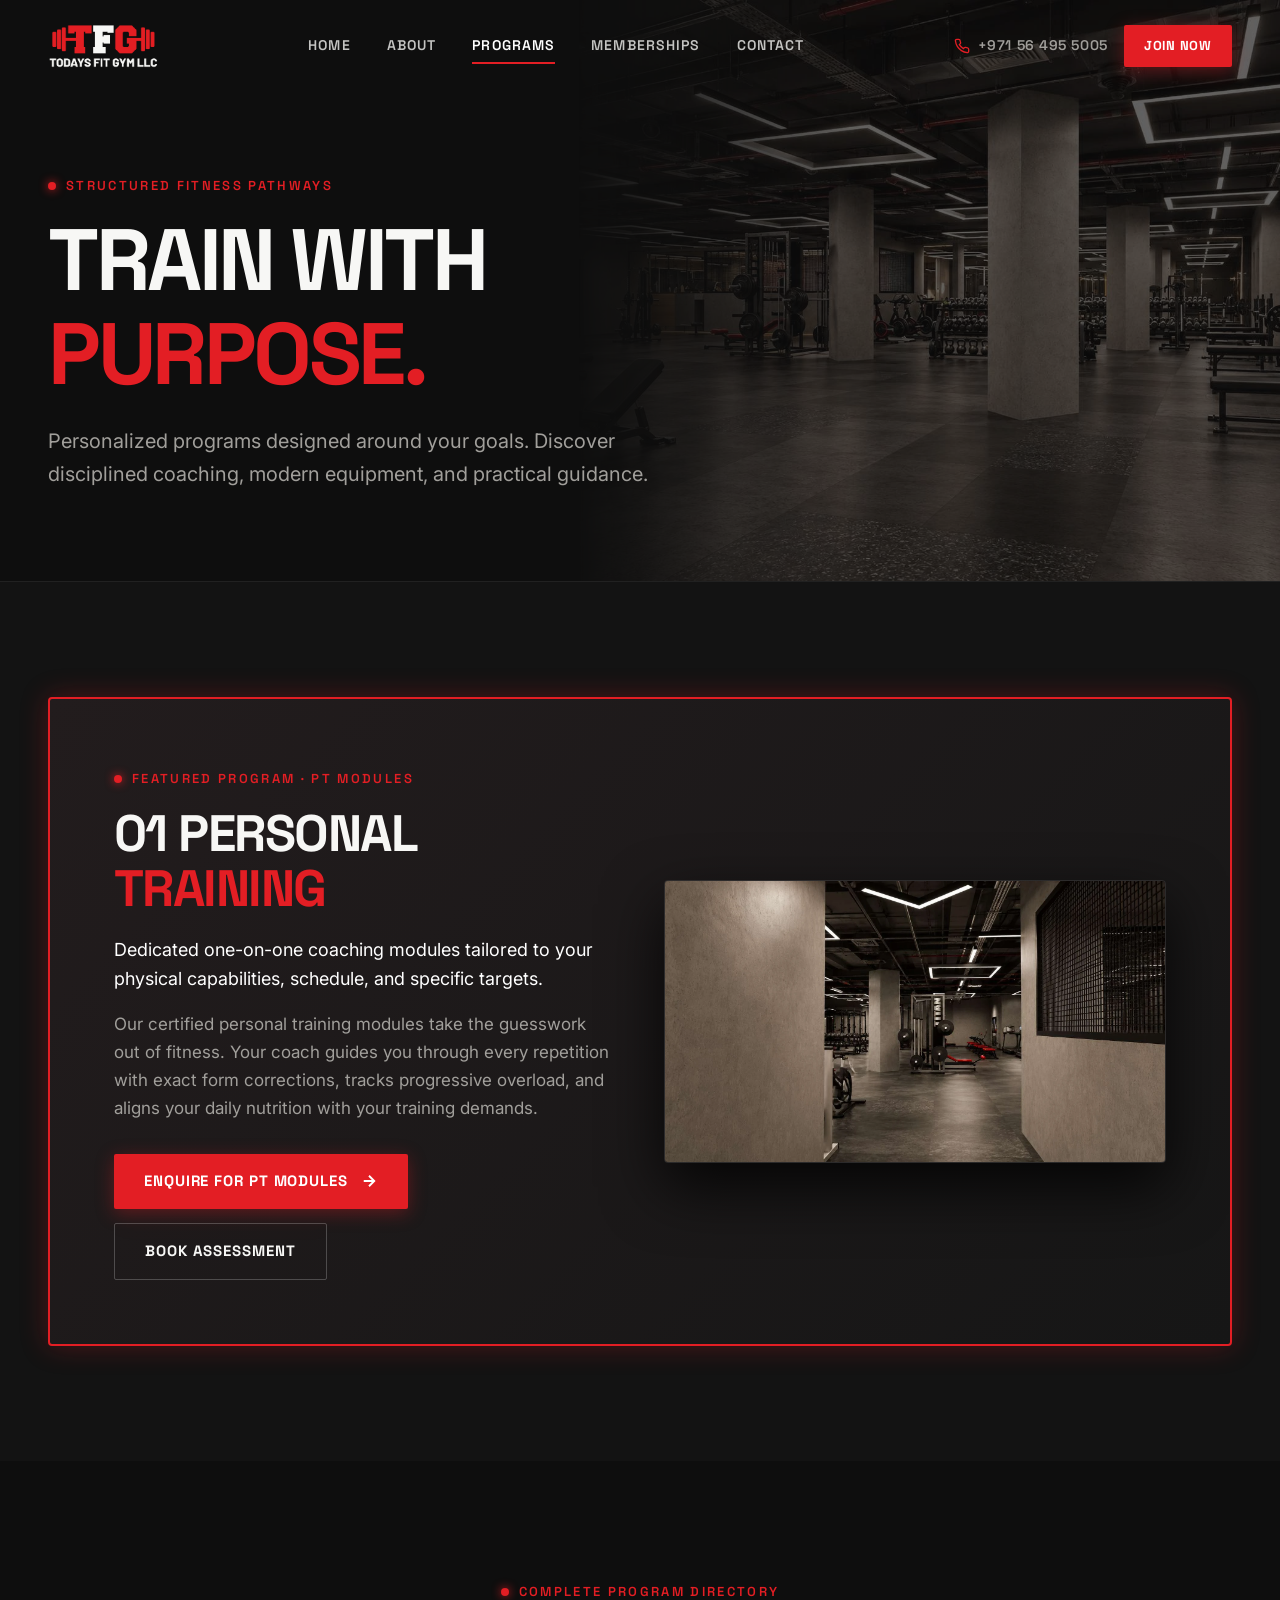
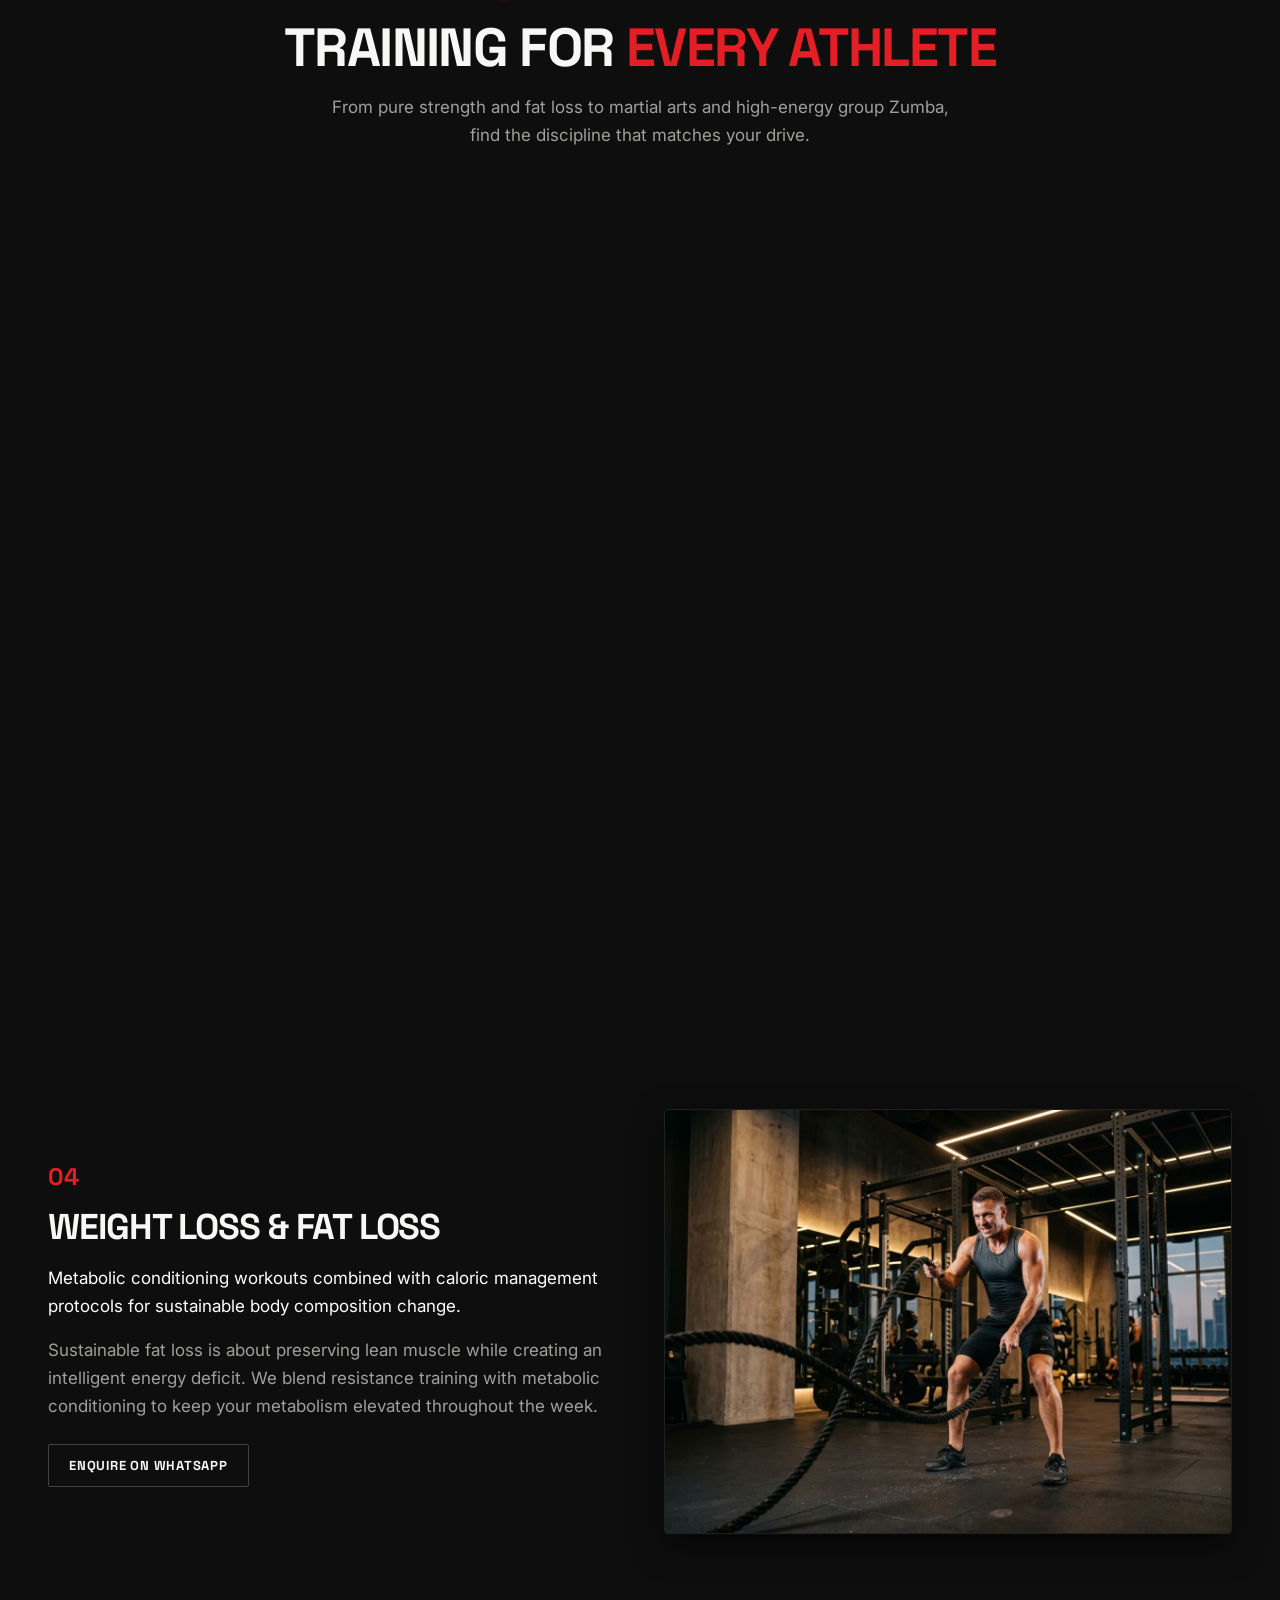
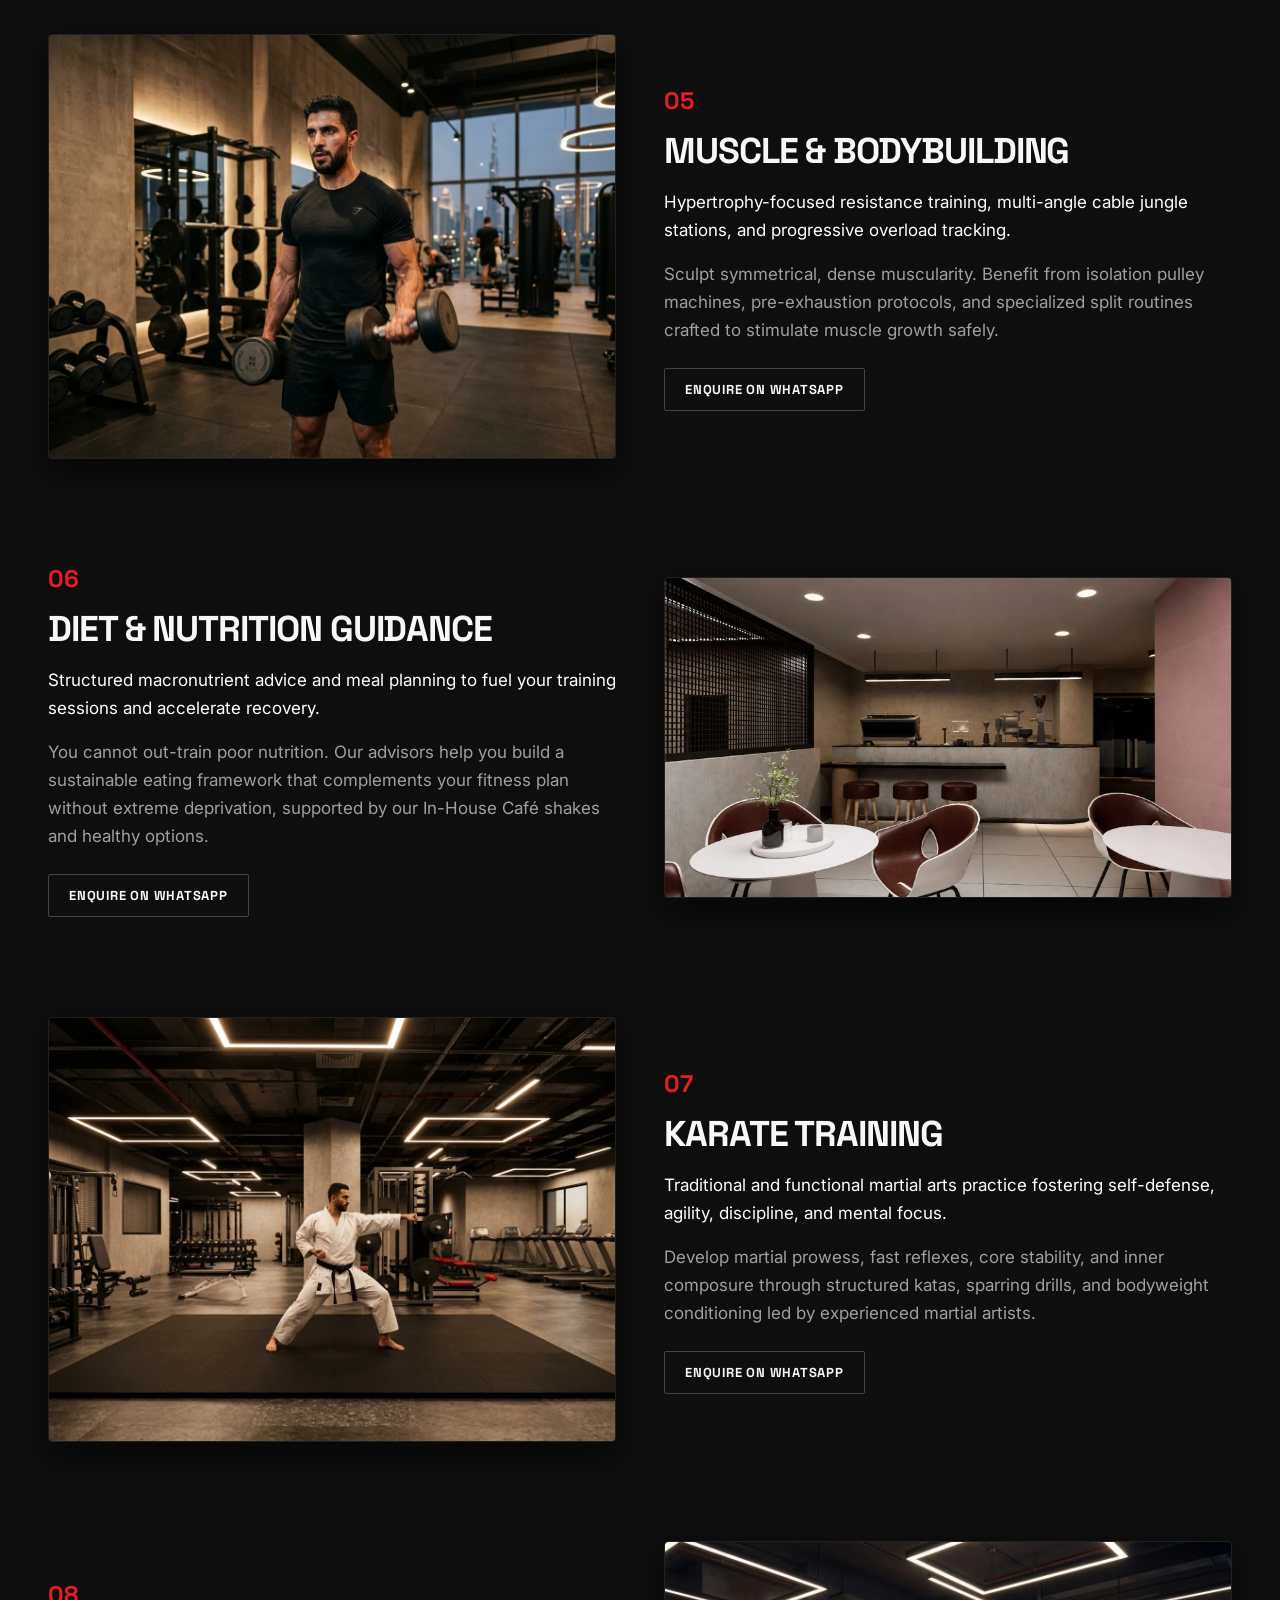
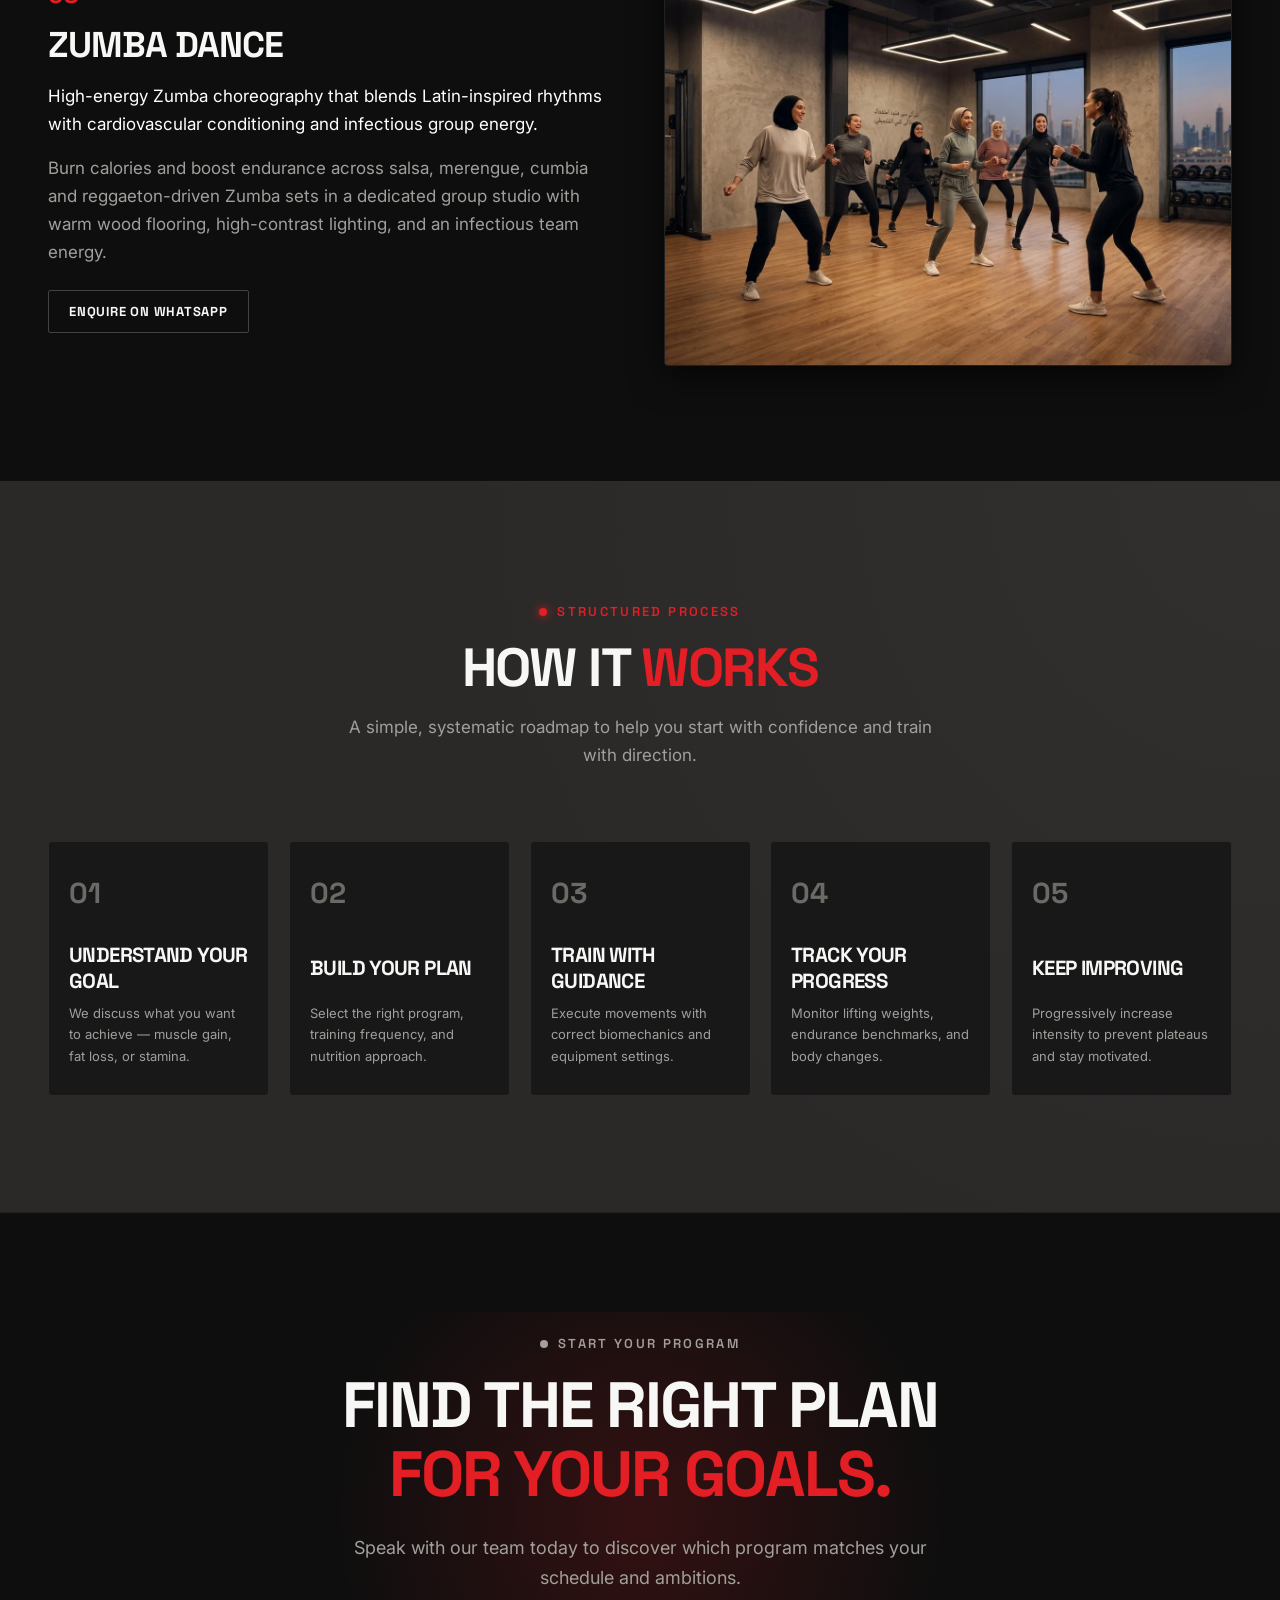
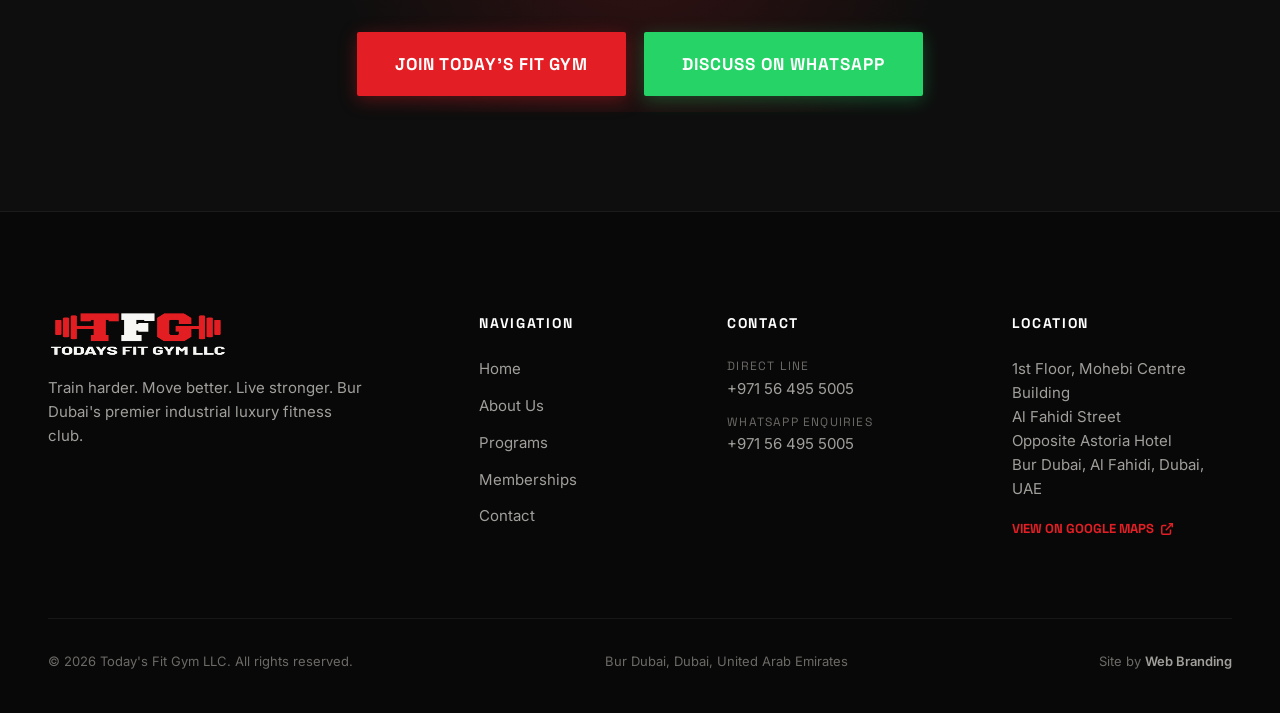
<file: programs.html>
<!DOCTYPE html>
<html lang="en">
<head>
  <meta charset="UTF-8">
  <meta name="viewport" content="width=device-width, initial-scale=1.0">
  <title>Programs & Training | Today's Fit Gym LLC — Bur Dubai</title>
  <meta name="description" content="Explore programs at Today's Fit Gym in Bur Dubai: Personal Training modules, Strength Training, Cardio, Weight Loss, Muscle Building, Nutrition, Karate, and Zumba Dance.">
  <meta name="keywords" content="Personal training Bur Dubai, gym programs Dubai, Karate classes Bur Dubai, Zumba classes Dubai, dance fitness Dubai, strength training Al Fahidi">
  <link rel="canonical" href="https://todaysfitgym.com/programs.html">

  <!-- Open Graph / Social Meta -->
  <meta property="og:type" content="website">
  <meta property="og:url" content="https://todaysfitgym.com/programs.html">
  <meta property="og:title" content="Programs & Training | Today's Fit Gym LLC">
  <meta property="og:description" content="Personalized fitness programs designed around your goals in Bur Dubai. Personal training, strength, cardio, fat loss, and martial arts.">
  <meta property="og:image" content="https://todaysfitgym.com/assets/images/programs/strength.webp">

  <!-- Favicon -->
  <link rel="icon" type="image/png" sizes="32x32" href="assets/logo/favicon-32x32.png">
  <link rel="icon" type="image/png" sizes="16x16" href="assets/logo/favicon-16x16.png">
  <link rel="icon" type="image/x-icon" href="favicon.ico">
  <link rel="apple-touch-icon" sizes="180x180" href="assets/logo/apple-touch-icon.png">

  <!-- Google Fonts -->
  <link rel="preconnect" href="https://fonts.googleapis.com">
  <link rel="preconnect" href="https://fonts.gstatic.com" crossorigin>
  <link href="https://fonts.googleapis.com/css2?family=Inter:wght@300;400;500;600;700&family=Space+Grotesk:wght@500;600;700;800&display=swap" rel="stylesheet">

  <link rel="stylesheet" href="css/style.css">
</head>
<body>

  <!-- =========================================================================
       GLOBAL HEADER
       ========================================================================= -->
  <header class="site-header" id="siteHeader">
    <div class="container header-inner">
      <a href="index.html" class="brand-logo" aria-label="Today's Fit Gym Home">
        <img src="assets/logo/tfg-logo-white.webp" alt="Today's Fit Gym LLC" width="180" height="72">
      </a>

      <nav class="nav-menu" aria-label="Main Navigation">
        <a href="index.html" class="nav-link">Home</a>
        <a href="about.html" class="nav-link">About</a>
        <a href="programs.html" class="nav-link active">Programs</a>
        <a href="memberships.html" class="nav-link">Memberships</a>
        <a href="contact.html" class="nav-link">Contact</a>
      </nav>

      <div class="header-actions">
        <a href="tel:+971564955005" class="header-phone-link" aria-label="Call Today's Fit Gym">
          <svg viewBox="0 0 24 24" fill="none" stroke="currentColor" stroke-width="2">
            <path d="M22 16.92v3a2 2 0 0 1-2.18 2 19.79 19.79 0 0 1-8.63-3.07 19.5 19.5 0 0 1-6-6 19.79 19.79 0 0 1-3.07-8.67A2 2 0 0 1 4.11 2h3a2 2 0 0 1 2 1.72 12.84 12.84 0 0 0 .7 2.81 2 2 0 0 1-.45 2.11L8.09 9.91a16 16 0 0 0 6 6l1.27-1.27a2 2 0 0 1 2.11-.45 12.84 12.84 0 0 0 2.81.7A2 2 0 0 1 22 16.92z"/>
          </svg>
          <span>+971 56 495 5005</span>
        </a>
        <a href="https://wa.me/971564955005?text=Hello%20Today%27s%20Fit%20Gym%2C%20I%20would%20like%20to%20join.%20Please%20share%20membership%20options%20and%20pricing." target="_blank" rel="noopener" class="btn btn-primary btn-sm">Join Now</a>
        <button type="button" class="menu-toggle" aria-label="Toggle navigation menu" aria-expanded="false">
          <span></span><span></span><span></span>
        </button>
      </div>
    </div>
  </header>

  <!-- Mobile Drawer -->
  <div class="mobile-drawer" id="mobileDrawer">
    <div class="mobile-nav-list">
      <a href="index.html" class="mobile-nav-link"><span>Home</span><span class="num">01</span></a>
      <a href="about.html" class="mobile-nav-link"><span>About</span><span class="num">02</span></a>
      <a href="programs.html" class="mobile-nav-link active"><span>Programs</span><span class="num">03</span></a>
      <a href="memberships.html" class="mobile-nav-link"><span>Memberships</span><span class="num">04</span></a>
      <a href="contact.html" class="mobile-nav-link"><span>Contact</span><span class="num">05</span></a>
    </div>
    <div class="mobile-drawer-footer">
      <a href="https://wa.me/971564955005?text=Hello%20Today%27s%20Fit%20Gym%2C%20I%20would%20like%20to%20join.%20Please%20share%20membership%20options%20and%20pricing." target="_blank" rel="noopener" class="btn btn-primary" style="width: 100%;">Join Now</a>
      <a href="tel:+971564955005" class="btn btn-secondary" style="width: 100%;">Call +971 56 495 5005</a>
      <a href="https://wa.me/971564955005?text=Hello%20Today%27s%20Fit%20Gym%2C%20I%20would%20like%20to%20know%20more%20about%20your%20training%20programmes." target="_blank" rel="noopener" class="btn btn-whatsapp" style="width: 100%;">Chat on WhatsApp</a>
    </div>
  </div>

  <main>
    <!-- =======================================================================
         PAGE HERO
         ======================================================================= -->
    <section class="page-hero">
      <div class="page-hero-bg">
        <img src="assets/images/interior/gym_floor_main.webp" alt="Today's Fit Gym Equipment" width="1672" height="941">
      </div>
      <div class="container">
        <div class="eyebrow reveal">Structured Fitness Pathways</div>
        <h1 class="reveal reveal-delay-1" style="max-width: 840px;">
          Train With <br>
          <span class="text-red">Purpose.</span>
        </h1>
        <p class="reveal reveal-delay-2" style="font-size: 1.25rem; max-width: 640px; margin-top: 1.5rem; color: var(--color-text-muted);">
          Personalized programs designed around your goals. Discover disciplined coaching, modern equipment, and practical guidance.
        </p>
      </div>
    </section>

    <!-- =======================================================================
         FEATURED PROGRAM: PERSONAL TRAINING SPOTLIGHT
         ======================================================================= -->
    <section class="section section-bg-alt" id="pt">
      <div class="container">
        <div style="background: linear-gradient(135deg, #221c1d 0%, #161616 100%); border: 2px solid var(--color-brand-red); border-radius: var(--radius-sm); padding: clamp(36px, 5vw, 64px); position: relative; overflow: hidden; box-shadow: var(--shadow-red-glow);">
          <div class="grid-2" style="align-items: center;">
            <div class="reveal">
              <div class="eyebrow">Featured Program · PT Modules</div>
              <h2 style="font-size: clamp(2.2rem, 4vw, 3.2rem); margin-bottom: 1.25rem;">
                01 Personal <br><span class="text-red">Training</span>
              </h2>
              <p style="font-size: 1.125rem; color: #ffffff; margin-bottom: 1rem; line-height: 1.6;">
                Dedicated one-on-one coaching modules tailored to your physical capabilities, schedule, and specific targets.
              </p>
              <p style="margin-bottom: 2rem;">
                Our certified personal training modules take the guesswork out of fitness. Your coach guides you through every repetition with exact form corrections, tracks progressive overload, and aligns your daily nutrition with your training demands.
              </p>
              <div style="display: flex; gap: 14px; flex-wrap: wrap;">
                <a href="https://wa.me/971564955005?text=Hello%20Today's%20Fit%20Gym%2C%20I%20am%20interested%20in%20Personal%20Training%20modules." target="_blank" rel="noopener" class="btn btn-primary">
                  <span>Enquire for PT Modules</span>
                  <svg viewBox="0 0 24 24" fill="none" stroke="currentColor" stroke-width="2.5"><line x1="5" y1="12" x2="19" y2="12"></line><polyline points="12 5 19 12 12 19"></polyline></svg>
                </a>
                <a href="https://wa.me/971564955005?text=Hello%20Today%27s%20Fit%20Gym%2C%20I%20would%20like%20to%20book%20a%20fitness%20assessment%20for%20personal%20training." target="_blank" rel="noopener" class="btn btn-secondary">Book Assessment</a>
              </div>
            </div>

            <div class="reveal reveal-delay-2">
              <div style="border-radius: var(--radius-sm); overflow: hidden; border: var(--border-subtle); box-shadow: var(--shadow-lg);">
                <img src="assets/images/programs/pt.webp" alt="Personal Training Bay at Today's Fit Gym" width="1672" height="941" loading="lazy">
              </div>
            </div>
          </div>
        </div>
      </div>
    </section>

    <!-- =======================================================================
         PROGRAM CATALOG (ALTERNATING EDITORIAL GRID)
         ======================================================================= -->
    <section class="section">
      <div class="container">
        <div class="section-header reveal text-center">
          <div class="eyebrow">Complete Program Directory</div>
          <h2>Training For <span class="text-red">Every Athlete</span></h2>
          <p class="section-subtitle">From pure strength and fat loss to martial arts and high-energy group Zumba, find the discipline that matches your drive.</p>
        </div>

        <div style="display: flex; flex-direction: column; gap: clamp(64px, 8vw, 100px);">
          
          <!-- 02 Strength Training -->
          <div class="grid-2" id="strength" style="align-items: center;">
            <div class="reveal" style="order: 1;">
              <div style="font-family: var(--font-display); font-size: 1.5rem; font-weight: 800; color: var(--color-brand-red); margin-bottom: 8px;">02</div>
              <h3 style="font-size: clamp(1.8rem, 2.8vw, 2.4rem); margin-bottom: 1rem;">Strength Training</h3>
              <p style="font-size: 1.0625rem; color: #ffffff; margin-bottom: 1rem;">
                Free weights, Olympic barbells, power racks, and compound lifting platforms engineered for maximum power.
              </p>
              <p style="margin-bottom: 1.5rem;">
                Focus on the foundational movements: squats, deadlifts, bench presses, and overhead work. Our gym floor provides multiple squat racks, heavy-duty Olympic benches, and precision steel dumbbells to ensure you never wait for equipment.
              </p>
              <a href="https://wa.me/971564955005?text=Hello%20Today's%20Fit%20Gym%2C%20I%20want%20to%20learn%20more%20about%20Strength%20Training." target="_blank" rel="noopener" class="btn btn-secondary btn-sm">Enquire on WhatsApp</a>
            </div>
            <div class="reveal reveal-delay-2" style="order: 2; border-radius: var(--radius-sm); overflow: hidden; border: var(--border-subtle); box-shadow: var(--shadow-md);">
              <img src="assets/images/programs/strength.webp" alt="Strength Training Floor at Today's Fit Gym" width="1672" height="941" loading="lazy">
            </div>
          </div>

          <!-- 03 Cardio Training -->
          <div class="grid-2" id="cardio" style="align-items: center;">
            <div class="reveal reveal-delay-2" style="order: 1; border-radius: var(--radius-sm); overflow: hidden; border: var(--border-subtle); box-shadow: var(--shadow-md);">
              <img src="assets/images/programs/cardio.webp" alt="Cardio & Spin Zone" width="1672" height="941" loading="lazy">
            </div>
            <div class="reveal" style="order: 2;">
              <div style="font-family: var(--font-display); font-size: 1.5rem; font-weight: 800; color: var(--color-brand-red); margin-bottom: 8px;">03</div>
              <h3 style="font-size: clamp(1.8rem, 2.8vw, 2.4rem); margin-bottom: 1rem;">Cardio Training</h3>
              <p style="font-size: 1.0625rem; color: #ffffff; margin-bottom: 1rem;">
                High-performance treadmills, elliptical trainers, and RealRyder spin bikes for cardiovascular conditioning.
              </p>
              <p style="margin-bottom: 1.5rem;">
                Whether you prefer steady-state aerobic endurance or high-intensity interval training (HIIT), our dedicated cardio station is positioned for optimal airflow and heart rate elevation.
              </p>
              <a href="https://wa.me/971564955005?text=Hello%20Today's%20Fit%20Gym%2C%20I%20want%20to%20learn%20more%20about%20Cardio%20Training." target="_blank" rel="noopener" class="btn btn-secondary btn-sm">Enquire on WhatsApp</a>
            </div>
          </div>

          <!-- 04 Weight Loss & Fat Loss -->
          <div class="grid-2" id="weightloss" style="align-items: center;">
            <div class="reveal" style="order: 1;">
              <div style="font-family: var(--font-display); font-size: 1.5rem; font-weight: 800; color: var(--color-brand-red); margin-bottom: 8px;">04</div>
              <h3 style="font-size: clamp(1.8rem, 2.8vw, 2.4rem); margin-bottom: 1rem;">Weight Loss &amp; Fat Loss</h3>
              <p style="font-size: 1.0625rem; color: #ffffff; margin-bottom: 1rem;">
                Metabolic conditioning workouts combined with caloric management protocols for sustainable body composition change.
              </p>
              <p style="margin-bottom: 1.5rem;">
                Sustainable fat loss is about preserving lean muscle while creating an intelligent energy deficit. We blend resistance training with metabolic conditioning to keep your metabolism elevated throughout the week.
              </p>
              <a href="https://wa.me/971564955005?text=Hello%20Today's%20Fit%20Gym%2C%20I%20am%20interested%20in%20Weight%20Loss%20programs." target="_blank" rel="noopener" class="btn btn-secondary btn-sm">Enquire on WhatsApp</a>
            </div>
            <div class="reveal reveal-delay-2" style="order: 2; border-radius: var(--radius-sm); overflow: hidden; border: var(--border-subtle); box-shadow: var(--shadow-md);">
              <img src="assets/images/programs/weightloss.webp" alt="Weight Loss Training at Today's Fit Gym" width="1200" height="896" loading="lazy">
            </div>
          </div>

          <!-- 05 Muscle & Bodybuilding -->
          <div class="grid-2" id="muscle" style="align-items: center;">
            <div class="reveal reveal-delay-2" style="order: 1; border-radius: var(--radius-sm); overflow: hidden; border: var(--border-subtle); box-shadow: var(--shadow-md);">
              <img src="assets/images/programs/muscle.webp" alt="Muscle & Bodybuilding Training at Today's Fit Gym" width="1200" height="896" loading="lazy">
            </div>
            <div class="reveal" style="order: 2;">
              <div style="font-family: var(--font-display); font-size: 1.5rem; font-weight: 800; color: var(--color-brand-red); margin-bottom: 8px;">05</div>
              <h3 style="font-size: clamp(1.8rem, 2.8vw, 2.4rem); margin-bottom: 1rem;">Muscle &amp; Bodybuilding</h3>
              <p style="font-size: 1.0625rem; color: #ffffff; margin-bottom: 1rem;">
                Hypertrophy-focused resistance training, multi-angle cable jungle stations, and progressive overload tracking.
              </p>
              <p style="margin-bottom: 1.5rem;">
                Sculpt symmetrical, dense muscularity. Benefit from isolation pulley machines, pre-exhaustion protocols, and specialized split routines crafted to stimulate muscle growth safely.
              </p>
              <a href="https://wa.me/971564955005?text=Hello%20Today's%20Fit%20Gym%2C%20I%20am%20interested%20in%20Muscle%20Building%20programs." target="_blank" rel="noopener" class="btn btn-secondary btn-sm">Enquire on WhatsApp</a>
            </div>
          </div>

          <!-- 06 Diet & Nutrition Guidance -->
          <div class="grid-2" id="nutrition" style="align-items: center;">
            <div class="reveal" style="order: 1;">
              <div style="font-family: var(--font-display); font-size: 1.5rem; font-weight: 800; color: var(--color-brand-red); margin-bottom: 8px;">06</div>
              <h3 style="font-size: clamp(1.8rem, 2.8vw, 2.4rem); margin-bottom: 1rem;">Diet &amp; Nutrition Guidance</h3>
              <p style="font-size: 1.0625rem; color: #ffffff; margin-bottom: 1rem;">
                Structured macronutrient advice and meal planning to fuel your training sessions and accelerate recovery.
              </p>
              <p style="margin-bottom: 1.5rem;">
                You cannot out-train poor nutrition. Our advisors help you build a sustainable eating framework that complements your fitness plan without extreme deprivation, supported by our In-House Café shakes and healthy options.
              </p>
              <a href="https://wa.me/971564955005?text=Hello%20Today's%20Fit%20Gym%2C%20I%20want%20to%20learn%20about%20Diet%20and%20Nutrition%20guidance." target="_blank" rel="noopener" class="btn btn-secondary btn-sm">Enquire on WhatsApp</a>
            </div>
            <div class="reveal reveal-delay-2" style="order: 2; border-radius: var(--radius-sm); overflow: hidden; border: var(--border-subtle); box-shadow: var(--shadow-md);">
              <img src="assets/images/programs/nutrition.webp" alt="Diet and In-House Cafe Nutrition" width="1672" height="941" loading="lazy">
            </div>
          </div>

          <!-- 07 Karate Training -->
          <div class="grid-2" id="karate" style="align-items: center;">
            <div class="reveal reveal-delay-2" style="order: 1; border-radius: var(--radius-sm); overflow: hidden; border: var(--border-subtle); box-shadow: var(--shadow-md);">
              <img src="assets/images/programs/karate.webp" alt="Karate Training at Today's Fit Gym" width="1200" height="896" loading="lazy">
            </div>
            <div class="reveal" style="order: 2;">
              <div style="font-family: var(--font-display); font-size: 1.5rem; font-weight: 800; color: var(--color-brand-red); margin-bottom: 8px;">07</div>
              <h3 style="font-size: clamp(1.8rem, 2.8vw, 2.4rem); margin-bottom: 1rem;">Karate Training</h3>
              <p style="font-size: 1.0625rem; color: #ffffff; margin-bottom: 1rem;">
                Traditional and functional martial arts practice fostering self-defense, agility, discipline, and mental focus.
              </p>
              <p style="margin-bottom: 1.5rem;">
                Develop martial prowess, fast reflexes, core stability, and inner composure through structured katas, sparring drills, and bodyweight conditioning led by experienced martial artists.
              </p>
              <a href="https://wa.me/971564955005?text=Hello%20Today's%20Fit%20Gym%2C%20I%20am%20interested%20in%20Karate%20Training." target="_blank" rel="noopener" class="btn btn-secondary btn-sm">Enquire on WhatsApp</a>
            </div>
          </div>

          <!-- 08 Zumba Dance -->
          <div class="grid-2" id="zumba" style="align-items: center;">
            <div class="reveal" style="order: 1;">
              <div style="font-family: var(--font-display); font-size: 1.5rem; font-weight: 800; color: var(--color-brand-red); margin-bottom: 8px;">08</div>
              <h3 style="font-size: clamp(1.8rem, 2.8vw, 2.4rem); margin-bottom: 1rem;">Zumba Dance</h3>
              <p style="font-size: 1.0625rem; color: #ffffff; margin-bottom: 1rem;">
                High-energy Zumba choreography that blends Latin-inspired rhythms with cardiovascular conditioning and infectious group energy.
              </p>
              <p style="margin-bottom: 1.5rem;">
                Burn calories and boost endurance across salsa, merengue, cumbia and reggaeton-driven Zumba sets in a dedicated group studio with warm wood flooring, high-contrast lighting, and an infectious team energy.
              </p>
              <a href="https://wa.me/971564955005?text=Hello%20Today's%20Fit%20Gym%2C%20I%20am%20interested%20in%20Zumba%20Dance%20classes." target="_blank" rel="noopener" class="btn btn-secondary btn-sm">Enquire on WhatsApp</a>
            </div>
            <div class="reveal reveal-delay-2" style="order: 2; border-radius: var(--radius-sm); overflow: hidden; border: var(--border-subtle); box-shadow: var(--shadow-md);">
              <img src="assets/images/programs/dance.webp" alt="Zumba Dance fitness classes at Today's Fit Gym" width="1200" height="896" loading="lazy">
            </div>
          </div>

        </div>
      </div>
    </section>

    <!-- =======================================================================
         HOW IT WORKS (5-STEP ROADMAP)
         ======================================================================= -->
    <section class="section section-bg-concrete">
      <div class="container">
        <div class="section-header reveal text-center">
          <div class="eyebrow">Structured Process</div>
          <h2>How It <span class="text-red">Works</span></h2>
          <p class="section-subtitle">A simple, systematic roadmap to help you start with confidence and train with direction.</p>
        </div>

        <div style="display: grid; grid-template-columns: repeat(auto-fit, minmax(200px, 1fr)); gap: 20px;">
          <!-- 1 -->
          <div class="feature-box reveal" style="padding: 28px 20px;">
            <div class="feature-num" style="font-size: 1.8rem;">01</div>
            <h4 style="margin-bottom: 8px;">Understand Your Goal</h4>
            <p style="font-size: 0.8125rem;">We discuss what you want to achieve — muscle gain, fat loss, or stamina.</p>
          </div>
          <!-- 2 -->
          <div class="feature-box reveal reveal-delay-1" style="padding: 28px 20px;">
            <div class="feature-num" style="font-size: 1.8rem;">02</div>
            <h4 style="margin-bottom: 8px;">Build Your Plan</h4>
            <p style="font-size: 0.8125rem;">Select the right program, training frequency, and nutrition approach.</p>
          </div>
          <!-- 3 -->
          <div class="feature-box reveal reveal-delay-2" style="padding: 28px 20px;">
            <div class="feature-num" style="font-size: 1.8rem;">03</div>
            <h4 style="margin-bottom: 8px;">Train With Guidance</h4>
            <p style="font-size: 0.8125rem;">Execute movements with correct biomechanics and equipment settings.</p>
          </div>
          <!-- 4 -->
          <div class="feature-box reveal reveal-delay-3" style="padding: 28px 20px;">
            <div class="feature-num" style="font-size: 1.8rem;">04</div>
            <h4 style="margin-bottom: 8px;">Track Your Progress</h4>
            <p style="font-size: 0.8125rem;">Monitor lifting weights, endurance benchmarks, and body changes.</p>
          </div>
          <!-- 5 -->
          <div class="feature-box reveal reveal-delay-4" style="padding: 28px 20px;">
            <div class="feature-num" style="font-size: 1.8rem;">05</div>
            <h4 style="margin-bottom: 8px;">Keep Improving</h4>
            <p style="font-size: 0.8125rem;">Progressively increase intensity to prevent plateaus and stay motivated.</p>
          </div>
        </div>
      </div>
    </section>

    <!-- =======================================================================
         FINAL CTA
         ======================================================================= -->
    <section class="section cta-section">
      <div class="cta-glow-wrap"></div>
      <div class="container cta-box reveal">
        <div class="eyebrow eyebrow-light">Start Your Program</div>
        <h2 style="font-size: clamp(2.4rem, 5vw, 4rem);">
          Find The Right Plan <br>
          <span class="text-red">For Your Goals.</span>
        </h2>
        <p style="font-size: 1.125rem; max-width: 580px; margin: 1.5rem auto 0; color: var(--color-text-muted);">
          Speak with our team today to discover which program matches your schedule and ambitions.
        </p>
        <div class="cta-actions">
          <a href="https://wa.me/971564955005?text=Hello%20Today%27s%20Fit%20Gym%2C%20I%20would%20like%20to%20join.%20Please%20share%20membership%20options%20and%20pricing." target="_blank" rel="noopener" class="btn btn-primary btn-lg">Join Today's Fit Gym</a>
          <a href="https://wa.me/971564955005?text=Hello%20Today's%20Fit%20Gym%2C%20I%20would%20like%20to%20discuss%20training%20programs." target="_blank" rel="noopener" class="btn btn-whatsapp btn-lg">Discuss On WhatsApp</a>
        </div>
      </div>
    </section>
  </main>

  <!-- Global Footer -->
  <footer class="site-footer">
    <div class="container">
      <div class="footer-top-grid">
        <div class="footer-brand-col">
          <img src="assets/logo/tfg-logo-white.webp" alt="Today's Fit Gym LLC" width="180" height="72">
          <p class="footer-tagline">
            Train harder. Move better. Live stronger. Bur Dubai's premier industrial luxury fitness club.
          </p>
        </div>

        <div>
          <div class="footer-heading">Navigation</div>
          <div class="footer-nav-list">
            <a href="index.html" class="footer-nav-link">Home</a>
            <a href="about.html" class="footer-nav-link">About Us</a>
            <a href="programs.html" class="footer-nav-link">Programs</a>
            <a href="memberships.html" class="footer-nav-link">Memberships</a>
            <a href="contact.html" class="footer-nav-link">Contact</a>
          </div>
        </div>

        <div>
          <div class="footer-heading">Contact</div>
          <div class="footer-contact-item">
            <div style="font-family: var(--font-display); font-size: 0.75rem; letter-spacing: 0.1em; color: var(--color-text-dim); text-transform: uppercase;">Direct Line</div>
            <a href="tel:+971564955005">+971 56 495 5005</a>
          </div>
          <div class="footer-contact-item">
            <div style="font-family: var(--font-display); font-size: 0.75rem; letter-spacing: 0.1em; color: var(--color-text-dim); text-transform: uppercase;">WhatsApp Enquiries</div>
            <a href="https://wa.me/971564955005?text=Hello%20Today%27s%20Fit%20Gym%2C%20I%20have%20an%20enquiry%20about%20Today%E2%80%99s%20Fit%20Gym." target="_blank" rel="noopener">+971 56 495 5005</a>
          </div>
        </div>

        <div>
          <div class="footer-heading">Location</div>
          <div class="footer-contact-item">
            1st Floor, Mohebi Centre Building<br>
            Al Fahidi Street<br>
            Opposite Astoria Hotel<br>
            Bur Dubai, Al Fahidi, Dubai, UAE
          </div>
          <div style="margin-top: 12px;">
            <a href="https://maps.app.goo.gl/y8bzJLqmvyBBq5va6?g_st=iw" target="_blank" rel="noopener" style="font-family: var(--font-display); font-size: 0.8125rem; font-weight: 700; color: var(--color-brand-red); text-transform: uppercase; display: inline-flex; align-items: center; gap: 6px;">
              <span>View On Google Maps</span>
              <svg width="14" height="14" viewBox="0 0 24 24" fill="none" stroke="currentColor" stroke-width="2.5"><path d="M18 13v6a2 2 0 0 1-2 2H5a2 2 0 0 1-2-2V8a2 2 0 0 1 2-2h6"></path><polyline points="15 3 21 3 21 9"></polyline><line x1="10" y1="14" x2="21" y2="3"></line></svg>
            </a>
          </div>
        </div>
      </div>

      <div class="footer-bottom">
        <div>&copy; 2026 Today's Fit Gym LLC. All rights reserved.</div>
        <div>Bur Dubai, Dubai, United Arab Emirates</div>
        <div class="footer-credit">
          Site by <a href="https://webbranding.ae" target="_blank" rel="noopener" class="footer-credit-link">Web Branding</a>
        </div>
      </div>
    </div>
  </footer>


  <script src="js/main.js"></script>
</body>
</html>
</file>
<file: css/style.css>
/* ==========================================================================
   TODAY'S FIT GYM LLC — INDUSTRIAL LUXURY DESIGN SYSTEM
   Location: Bur Dubai, Dubai, UAE | Domain: todaysfitgym.com
   ========================================================================== */

/* --------------------------------------------------------------------------
   1. ROOT VARIABLES & DESIGN TOKENS
   -------------------------------------------------------------------------- */
:root {
  /* Color Palette */
  --color-bg: #0e0e0e;
  --color-bg-alt: #131313;
  --color-surface: #181818;
  --color-surface-elevated: #20201f;
  --color-surface-hover: #262624;
  --color-concrete: #2b2928;
  --color-concrete-light: #444240;
  
  /* Brand Accents */
  --color-brand-red: #e31e24;
  --color-brand-red-hover: #ff2930;
  --color-brand-red-dim: rgba(227, 30, 36, 0.12);
  --color-brand-red-glow: rgba(227, 30, 36, 0.3);

  /* Marquee band palette — the two colours the crossed ribbons are built from,
     reused by .section-band-red / .section-band-cream further down. */
  --color-band-cream: #f2f1ee;
  --color-band-ink: #131313;
  --color-band-ink-soft: #4e4b49;
  --color-band-ink-dim: rgba(19, 19, 19, 0.42);
  --color-band-red-ink: #c2161b;
  
  /* Architectural Interior Accents */
  --color-accent-rose: #a77d78;
  --color-accent-rose-dim: rgba(167, 125, 120, 0.15);
  --color-accent-wood: #8a6045;
  
  /* Typography Colors */
  --color-text: #f7f7f5;
  --color-text-muted: #a19f9b;
  --color-text-dim: #6c6a66;
  
  /* Borders & Dividers */
  --border-subtle: 1px solid rgba(255, 255, 255, 0.08);
  --border-light: 1px solid rgba(255, 255, 255, 0.14);
  --border-red: 1px solid rgba(227, 30, 36, 0.4);
  --border-red-solid: 1px solid var(--color-brand-red);
  
  /* Typography Families */
  --font-display: 'Space Grotesk', -apple-system, BlinkMacSystemFont, 'Segoe UI', Roboto, sans-serif;
  --font-body: 'Inter', -apple-system, BlinkMacSystemFont, 'Segoe UI', Roboto, sans-serif;
  
  /* Spacing Scale */
  --container-max: 1320px;
  --container-narrow: 1040px;
  --section-padding-y: clamp(72px, 9vw, 130px);
  --section-padding-x: clamp(20px, 4vw, 48px);
  
  /* Radii */
  --radius-xs: 2px;
  --radius-sm: 4px;
  --radius-md: 8px;
  --radius-lg: 12px;
  --radius-xl: 20px;
  --radius-full: 9999px;
  
  /* Shadows & Glows */
  --shadow-sm: 0 4px 12px rgba(0, 0, 0, 0.4);
  --shadow-md: 0 12px 32px rgba(0, 0, 0, 0.6);
  --shadow-lg: 0 24px 60px rgba(0, 0, 0, 0.8);
  --shadow-red-glow: 0 0 28px rgba(227, 30, 36, 0.28);
  
  /* Transitions */
  --transition-fast: 0.2s cubic-bezier(0.16, 1, 0.3, 1);
  --transition-normal: 0.35s cubic-bezier(0.16, 1, 0.3, 1);
  --transition-slow: 0.6s cubic-bezier(0.16, 1, 0.3, 1);
}

/* --------------------------------------------------------------------------
   2. RESET & BASE
   -------------------------------------------------------------------------- */
*, *::before, *::after {
  box-sizing: border-box;
  margin: 0;
  padding: 0;
}

html {
  font-size: 16px;
  /* scroll-behavior: smooth; GSAP conflict */
  -webkit-font-smoothing: antialiased;
  -moz-osx-font-smoothing: grayscale;
  background-color: var(--color-bg);
  color: var(--color-text);
  /* clip, not hidden: hidden makes this a scroll container and breaks
     position: sticky (the hero scroll sequence depends on it). hidden is kept
     first as a fallback for browsers without overflow: clip. */
  overflow-x: hidden;
  overflow-x: clip;
}

body {
  font-family: var(--font-body);
  font-size: 1.0625rem;
  line-height: 1.65;
  background-color: var(--color-bg);
  color: var(--color-text);
  overflow-x: hidden;
  overflow-x: clip;
  position: relative;
  min-height: 100dvh;
}

img, picture, svg, video {
  display: block;
  max-width: 100%;
  height: auto;
}

a {
  color: inherit;
  text-decoration: none;
  transition: color var(--transition-fast);
}

button, input, textarea, select {
  font: inherit;
  color: inherit;
  background: none;
  border: none;
  outline: none;
}

button {
  cursor: pointer;
}

ul, ol {
  list-style: none;
}

::selection {
  background-color: var(--color-brand-red);
  color: #ffffff;
}

/* --------------------------------------------------------------------------
   3. TYPOGRAPHY SYSTEM
   -------------------------------------------------------------------------- */
h1, h2, h3, h4, h5, h6 {
  font-family: var(--font-display);
  font-weight: 700;
  line-height: 1.08;
  letter-spacing: -0.03em;
  color: var(--color-text);
  text-transform: uppercase;
}

h1 {
  font-size: clamp(2.75rem, 6.8vw, 5.5rem);
  letter-spacing: -0.04em;
}

h2 {
  font-size: clamp(2rem, 4.2vw, 3.6rem);
  letter-spacing: -0.03em;
}

h3 {
  font-size: clamp(1.4rem, 2.4vw, 2rem);
  line-height: 1.2;
}

h4 {
  font-size: clamp(1.1rem, 1.6vw, 1.35rem);
  line-height: 1.3;
}

p {
  color: var(--color-text-muted);
  font-weight: 400;
}

.text-red {
  color: var(--color-brand-red) !important;
}

.text-white {
  color: #ffffff !important;
}

.text-rose {
  color: var(--color-accent-rose) !important;
}

.text-muted {
  color: var(--color-text-muted) !important;
}

/* Eyebrows / Kickers */
.eyebrow {
  display: inline-flex;
  align-items: center;
  gap: 10px;
  font-family: var(--font-display);
  font-size: 0.8125rem;
  font-weight: 600;
  letter-spacing: 0.18em;
  text-transform: uppercase;
  color: var(--color-brand-red);
  margin-bottom: 1rem;
}

.eyebrow::before {
  content: '';
  display: inline-block;
  width: 8px;
  height: 8px;
  background-color: var(--color-brand-red);
  border-radius: 50%;
  box-shadow: 0 0 10px var(--color-brand-red);
}

.eyebrow-light {
  color: var(--color-text-muted);
}
.eyebrow-light::before {
  background-color: var(--color-text-muted);
  box-shadow: none;
}

/* --------------------------------------------------------------------------
   4. LAYOUT UTILITIES
   -------------------------------------------------------------------------- */
.container {
  width: 100%;
  max-width: var(--container-max);
  margin-left: auto;
  margin-right: auto;
  padding-left: var(--section-padding-x);
  padding-right: var(--section-padding-x);
}

.container-narrow {
  max-width: var(--container-narrow);
}

.section {
  padding-top: var(--section-padding-y);
  padding-bottom: var(--section-padding-y);
  position: relative;
}

.section-bg-alt {
  background-color: var(--color-bg-alt);
}

.section-bg-concrete {
  background-color: var(--color-concrete);
  background-image: radial-gradient(circle at top right, rgba(255, 255, 255, 0.03) 0%, transparent 60%);
}

.section-header {
  margin-bottom: clamp(40px, 6vw, 72px);
}

.section-header.text-center {
  text-align: center;
}

.section-header.text-center .eyebrow {
  justify-content: center;
}

.section-subtitle {
  font-size: clamp(1.0625rem, 1.3vw, 1.25rem);
  max-width: 620px;
  margin-top: 1rem;
}

.text-center .section-subtitle {
  margin-left: auto;
  margin-right: auto;
}

/* Flex & Grid Helpers */
.grid-2 {
  display: grid;
  grid-template-columns: repeat(2, 1fr);
  gap: clamp(24px, 4vw, 48px);
}

.grid-3 {
  display: grid;
  grid-template-columns: repeat(3, 1fr);
  gap: clamp(20px, 3vw, 36px);
}

.grid-4 {
  display: grid;
  grid-template-columns: repeat(4, 1fr);
  gap: clamp(16px, 2.5vw, 28px);
}

/* --------------------------------------------------------------------------
   5. BUTTONS & INTERACTIVE ELEMENTS
   -------------------------------------------------------------------------- */
.btn {
  display: inline-flex;
  align-items: center;
  justify-content: center;
  gap: 12px;
  padding: 15px 30px;
  font-family: var(--font-display);
  font-size: 0.9375rem;
  font-weight: 700;
  letter-spacing: 0.06em;
  text-transform: uppercase;
  border-radius: var(--radius-xs);
  transition: all var(--transition-normal);
  position: relative;
  overflow: hidden;
  white-space: nowrap;
  user-select: none;
}

.btn-primary {
  background-color: var(--color-brand-red);
  color: #ffffff;
  box-shadow: 0 4px 18px rgba(227, 30, 36, 0.35);
}

.btn-primary:hover {
  background-color: var(--color-brand-red-hover);
  color: #ffffff;
  box-shadow: 0 6px 26px rgba(227, 30, 36, 0.55);
  transform: translateY(-2px);
}

.btn-secondary {
  background-color: transparent;
  color: var(--color-text);
  border: 1px solid rgba(255, 255, 255, 0.22);
  backdrop-filter: blur(8px);
}

.btn-secondary:hover {
  border-color: var(--color-brand-red);
  color: #ffffff;
  background-color: rgba(227, 30, 36, 0.08);
  transform: translateY(-2px);
}

.btn-outline-white {
  border: 1px solid rgba(255, 255, 255, 0.3);
  color: #ffffff;
}

.btn-outline-white:hover {
  background-color: #ffffff;
  color: #0e0e0e;
  border-color: #ffffff;
  transform: translateY(-2px);
}

.btn-sm {
  padding: 10px 20px;
  font-size: 0.8125rem;
}

.btn-lg {
  padding: 18px 38px;
  font-size: 1.0625rem;
}

.btn svg {
  width: 18px;
  height: 18px;
  transition: transform var(--transition-fast);
}

.btn:hover svg {
  transform: translateX(4px);
}

.btn-whatsapp {
  background-color: #25D366;
  color: #ffffff;
  box-shadow: 0 4px 18px rgba(37, 211, 102, 0.3);
}

.btn-whatsapp:hover {
  background-color: #20BA59;
  color: #ffffff;
  box-shadow: 0 6px 26px rgba(37, 211, 102, 0.45);
  transform: translateY(-2px);
}

/* --------------------------------------------------------------------------
   6. GLOBAL STICKY HEADER
   -------------------------------------------------------------------------- */
.site-header {
  position: fixed;
  top: 0;
  left: 0;
  right: 0;
  z-index: 1000;
  padding: 24px 0;
  transition: all var(--transition-normal);
  background: transparent;
}

.site-header.scrolled {
  padding: 14px 0;
  background-color: rgba(14, 14, 14, 0.92);
  backdrop-filter: blur(20px);
  -webkit-backdrop-filter: blur(20px);
  border-bottom: 1px solid rgba(255, 255, 255, 0.06);
  box-shadow: 0 10px 30px rgba(0, 0, 0, 0.7);
}

.header-inner {
  display: flex;
  align-items: center;
  justify-content: space-between;
}

.brand-logo {
  display: flex;
  align-items: center;
  position: relative;
  z-index: 1010;
}

.brand-logo img {
  height: 44px;
  width: auto;
  transition: transform var(--transition-fast);
}

.site-header.scrolled .brand-logo img {
  height: 38px;
}

.nav-menu {
  display: flex;
  align-items: center;
  gap: 36px;
}

.nav-link {
  font-family: var(--font-display);
  font-size: 0.875rem;
  font-weight: 600;
  letter-spacing: 0.08em;
  text-transform: uppercase;
  color: rgba(247, 247, 245, 0.78);
  position: relative;
  padding: 6px 0;
  transition: color var(--transition-fast);
}

.nav-link::after {
  content: '';
  position: absolute;
  bottom: 0;
  left: 0;
  width: 0;
  height: 2px;
  background-color: var(--color-brand-red);
  transition: width var(--transition-normal);
}

.nav-link:hover {
  color: #ffffff;
}

.nav-link:hover::after,
.nav-link.active::after {
  width: 100%;
}

.nav-link.active {
  color: #ffffff;
}

.header-actions {
  display: flex;
  align-items: center;
  gap: 16px;
}

.header-phone-link {
  display: inline-flex;
  align-items: center;
  gap: 8px;
  font-family: var(--font-display);
  font-size: 0.875rem;
  font-weight: 600;
  letter-spacing: 0.04em;
  color: var(--color-text-muted);
  transition: color var(--transition-fast);
}

.header-phone-link:hover {
  color: var(--color-brand-red);
}

.header-phone-link svg {
  width: 16px;
  height: 16px;
  stroke: var(--color-brand-red);
}

/* Mobile Menu Button */
.menu-toggle {
  display: none;
  flex-direction: column;
  justify-content: center;
  gap: 6px;
  width: 44px;
  height: 44px;
  background: rgba(255, 255, 255, 0.05);
  border: 1px solid rgba(255, 255, 255, 0.1);
  border-radius: var(--radius-xs);
  padding: 10px;
  z-index: 1010;
}

.menu-toggle span {
  display: block;
  width: 100%;
  height: 2px;
  background-color: var(--color-text);
  transition: all var(--transition-normal);
}

.menu-toggle.active span:nth-child(1) {
  transform: translateY(8px) rotate(45deg);
}

.menu-toggle.active span:nth-child(2) {
  opacity: 0;
}

.menu-toggle.active span:nth-child(3) {
  transform: translateY(-8px) rotate(-45deg);
}

/* Mobile Drawer */
.mobile-drawer {
  position: fixed;
  top: 0;
  left: 0;
  width: 100%;
  height: 100dvh;
  background-color: rgba(14, 14, 14, 0.98);
  backdrop-filter: blur(24px);
  -webkit-backdrop-filter: blur(24px);
  z-index: 1005;
  display: flex;
  flex-direction: column;
  justify-content: space-between;
  padding: 110px 28px 40px;
  transform: translateY(-100%);
  transition: transform var(--transition-slow);
  overflow-y: auto;
}

.mobile-drawer.open {
  transform: translateY(0);
}

.mobile-nav-list {
  display: flex;
  flex-direction: column;
  gap: 20px;
}

.mobile-nav-link {
  font-family: var(--font-display);
  font-size: 2rem;
  font-weight: 700;
  text-transform: uppercase;
  color: var(--color-text);
  display: flex;
  align-items: center;
  justify-content: space-between;
  border-bottom: 1px solid rgba(255, 255, 255, 0.08);
  padding-bottom: 16px;
}

.mobile-nav-link.active {
  color: var(--color-brand-red);
}

.mobile-nav-link span.num {
  font-size: 0.875rem;
  color: var(--color-text-dim);
}

.mobile-drawer-footer {
  margin-top: 36px;
  display: flex;
  flex-direction: column;
  gap: 18px;
}

/* --------------------------------------------------------------------------
   8. HERO SECTIONS
   -------------------------------------------------------------------------- */
/* Scroll track: the hero pins while this scrolls past, driving the frame scrub.
   Height above 100vh is the scrub budget — 260vh ≈ 1.6 viewports of scrolling. */
.hero-scroll {
  position: relative;
  height: 380vh;
}

/* Shorter scrub budget on phones — 260vh of thumb-scrolling is too long. */
@media (max-width: 1023px) {
  .hero-scroll {
    height: 300svh;
  }
}

.hero {
  /* svh, not dvh: a pinned element must not resize when the mobile URL bar
     collapses mid-scroll, or the scrub jumps. */
  height: 100dvh;
  height: 100svh;
  min-height: 100svh;
  position: sticky;
  top: 0;
  display: flex;
  align-items: center;
  padding-top: 100px;
  padding-bottom: 40px;
  overflow: hidden;
}

/* No scrub: collapse the track so the hero behaves exactly as it did before. */
.hero-scroll.is-static {
  height: auto;
}

.hero-scroll.is-static .hero {
  position: relative;
}

.hero-bg {
  position: absolute;
  top: 0;
  left: 0;
  width: 100%;
  height: 100%;
  z-index: 1;
}

.hero-bg img {
  width: 100%;
  height: 100%;
  object-fit: cover;
  object-position: center;
  filter: brightness(0.72) contrast(1.08);
}

/* Canvas carries the frame sequence. Same grade as the still so the handoff
   from fallback image to canvas is invisible. */
.hero-canvas {
  position: absolute;
  inset: 0;
  width: 100%;
  height: 100%;
  display: block;
  opacity: 0;
  transition: opacity 240ms linear;
  filter: brightness(0.72) contrast(1.08);
}

.hero-canvas.is-ready {
  opacity: 1;
}

/* Once the canvas is painting, the fallback still is redundant. */
.hero-canvas.is-ready + .hero-fallback {
  opacity: 0;
}

.hero-fallback {
  transition: opacity 240ms linear;
}

.hero-overlay {
  position: absolute;
  top: 0;
  left: 0;
  width: 100%;
  height: 100%;
  z-index: 2;
  background: linear-gradient(
    180deg,
    rgba(14, 14, 14, 0.75) 0%,
    rgba(14, 14, 14, 0.45) 45%,
    rgba(14, 14, 14, 0.88) 85%,
    var(--color-bg) 100%
  );
}

.hero-radial-glow {
  position: absolute;
  bottom: 0;
  left: 10%;
  width: 600px;
  height: 600px;
  background: radial-gradient(circle, rgba(227, 30, 36, 0.12) 0%, transparent 70%);
  z-index: 2;
  pointer-events: none;
}

.hero-content {
  position: relative;
  z-index: 3;
  max-width: 920px;
  margin-inline: auto;
  text-align: center;
}

.hero-headline {
  margin-bottom: 1.5rem;
  line-height: 1.02;
}

.hero-subtitle {
  font-size: clamp(1rem, 1.6vw, 1.25rem);
  line-height: 1.5;
  max-width: 680px;
  margin-inline: auto;
  color: rgba(247, 247, 245, 0.88);
  margin-bottom: 1.25rem;
}

.hero-actions {
  display: flex;
  align-items: center;
  justify-content: center;
  flex-wrap: wrap;
  gap: 16px;
  margin-bottom: 1.5rem;
}

/* Scroll cue. Stacked and centred under the hero CTAs, because the hero copy is
   centred and a horizontal rule read as a divider rather than an instruction.
   The label, the travelling red pulse and the bobbing chevron all point the
   same way, so the affordance lands before anyone reads the words. */
.hero-scroll-indicator {
  display: inline-flex;
  flex-direction: column;
  align-items: center;
  gap: 10px;
  font-family: var(--font-display);
  font-size: 0.75rem;
  font-weight: 700;
  letter-spacing: 0.18em;
  text-transform: uppercase;
  color: var(--color-text);
}

.scroll-cue-label {
  opacity: 0.85;
}

.scroll-line {
  width: 2px;
  height: 44px;
  background-color: rgba(255, 255, 255, 0.22);
  position: relative;
  overflow: hidden;
}

.scroll-line::after {
  content: '';
  position: absolute;
  left: 0;
  top: -100%;
  width: 100%;
  height: 100%;
  background-color: var(--color-brand-red);
  animation: scrollPulse 2s infinite;
}

.scroll-cue-chevron {
  width: 22px;
  height: 22px;
  color: var(--color-brand-red);
  animation: scrollCueBob 2s ease-in-out infinite;
}

@keyframes scrollPulse {
  0% { top: -100%; }
  50% { top: 100%; }
  100% { top: 100%; }
}

@keyframes scrollCueBob {
  0%, 100% { transform: translateY(0); opacity: 0.75; }
  50% { transform: translateY(6px); opacity: 1; }
}

/* The cue is an invitation, not an animation showcase. */
@media (prefers-reduced-motion: reduce) {
  .scroll-line::after,
  .scroll-cue-chevron {
    animation: none;
  }
  .scroll-line::after {
    top: 0;
  }
}

/* Desktop-only break, so the second headline line reads as two short lines
   instead of one long one. Narrow viewports already wrap it themselves. */
.hero-line-break {
  display: none;
}

@media (min-width: 1024px) {
  .hero-line-break {
    display: block;
  }
}

/* Marquee Ribbon */
.marquee-ribbon {
  background: var(--color-surface);
  border-top: var(--border-subtle);
  border-bottom: var(--border-subtle);
  padding: 16px 0;
  overflow: hidden;
  position: relative;
  z-index: 5;
}

/* --------------------------------------------------------------------------
   CROSSED MARQUEE BANDS
   Two ribbons tilted in opposite directions so they form an X, scrolling
   against each other. The wrapper clips them, so the tilted ends never push
   the page sideways; the bands are over-wide so their corners stay covered.
   -------------------------------------------------------------------------- */
.marquee-cross {
  position: relative;
  height: 260px;
  overflow: hidden;
  background: var(--color-bg);
  z-index: 5;
}

.marquee-cross .marquee-band {
  position: absolute;
  left: 50%;
  top: 50%;
  width: 130%;
  border: none;
}

/* Light band, not --color-surface: at #181818 against a #0e0e0e page the
   band was invisible. It needs to read as a distinct ribbon. */
.marquee-cross .marquee-band-dark {
  background: #f2f1ee;
  transform: translate(-50%, -50%) rotate(-7deg);
  box-shadow: 0 10px 40px rgba(0, 0, 0, 0.55);
}

.marquee-cross .marquee-band-dark .marquee-item {
  color: #131313;
}

.marquee-cross .marquee-band-dark .marquee-item span.bullet {
  color: var(--color-brand-red);
}

.marquee-cross .marquee-band-red {
  background: var(--color-brand-red);
  transform: translate(-50%, -50%) rotate(7deg);
  box-shadow: 0 10px 40px rgba(227, 30, 36, 0.35);
}

/* Narrow screens sweep far less vertical distance for a given angle, so the
   bands barely cross. Steepen the tilt and close the gap. */
@media (max-width: 767px) {
  .marquee-cross {
    height: 180px;
  }

  .marquee-cross .marquee-band {
    width: 150%;
  }

  .marquee-cross .marquee-band-dark {
    transform: translate(-50%, -50%) rotate(-12deg);
  }

  .marquee-cross .marquee-band-red {
    transform: translate(-50%, -50%) rotate(12deg);
  }

  .marquee-cross .marquee-item {
    font-size: 0.8125rem;
    letter-spacing: 0.12em;
  }
}

.marquee-cross .marquee-band-red .marquee-item {
  color: #ffffff;
}

.marquee-cross .marquee-band-red .marquee-item span.bullet {
  color: rgba(255, 255, 255, 0.65);
}

/* Runs the same keyframes the other way, so the bands travel against each
   other where they cross. */
.marquee-track-reverse {
  animation-direction: reverse;
}

.marquee-track {
  display: flex;
  white-space: nowrap;
  gap: 40px;
  animation: marquee 26s linear infinite;
}

.marquee-item {
  font-family: var(--font-display);
  font-size: 0.9375rem;
  font-weight: 700;
  letter-spacing: 0.16em;
  text-transform: uppercase;
  color: var(--color-text-muted);
  display: flex;
  align-items: center;
  gap: 40px;
}

.marquee-item span.bullet {
  color: var(--color-brand-red);
  font-size: 1.2rem;
}

@keyframes marquee {
  0% { transform: translateX(0); }
  100% { transform: translateX(-50%); }
}

/* --------------------------------------------------------------------------
   MARQUEE-PALETTE SECTION BANDS
   The crossed ribbons under the hero are built from exactly two colours: the
   cream ribbon (#f2f1ee, near-black text, red bullets) and the brand-red
   ribbon (white text). These classes carry that same pairing into full page
   sections, so the red/cream rhythm repeats down the home page instead of
   appearing once and never again. Home page only.
   -------------------------------------------------------------------------- */

/* ---- RED BAND ---- */
.section-band-red {
  background-color: var(--color-brand-red);
  color: #ffffff;
  position: relative;
}

.section-band-red h2,
.section-band-red h3,
.section-band-red h4,
.section-band-red strong {
  color: #ffffff;
}

/* White is the only text colour that clears 4.5:1 on #e31e24 (4.69:1), so the
   red band states it outright rather than fading it back. */
.section-band-red p,
.section-band-red .section-subtitle {
  color: #ffffff;
}

/* The dot-and-label eyebrow is red by default, which would vanish here. */
.section-band-red .eyebrow {
  color: #ffffff;
}

.section-band-red .eyebrow::before {
  background-color: #ffffff;
  box-shadow: none;
}

/* Same reason: red highlight text needs to invert to the ribbon's ink. */
.section-band-red .text-red {
  color: var(--color-band-ink);
}

.section-band-red .stats-grid {
  border-top-color: rgba(255, 255, 255, 0.24);
  border-bottom-color: rgba(255, 255, 255, 0.24);
}

.section-band-red .stat-item {
  border-right-color: rgba(255, 255, 255, 0.24);
}

.section-band-red .stat-item:hover {
  background-color: rgba(0, 0, 0, 0.1);
}

.section-band-red .stat-number {
  color: #ffffff;
}

.section-band-red .stat-label {
  color: #ffffff;
}

/* ---- CREAM BAND ---- */
.section-band-cream {
  background-color: var(--color-band-cream);
  color: var(--color-band-ink);
  border-top: 1px solid rgba(19, 19, 19, 0.08);
  border-bottom: 1px solid rgba(19, 19, 19, 0.08);
}

.section-band-cream h2,
.section-band-cream h3,
.section-band-cream h4,
.section-band-cream strong {
  color: var(--color-band-ink);
}

.section-band-cream p,
.section-band-cream .section-subtitle,
.section-band-cream .feature-desc {
  color: var(--color-band-ink-soft);
}

/* Headings keep the full brand red (large text, 3:1 applies); the small
   eyebrow label uses the deepened red so it clears 4.5:1 on cream. */
.section-band-cream .eyebrow {
  color: var(--color-band-red-ink);
}

.section-band-cream .text-red {
  color: var(--color-brand-red);
}

/* Cards sit a shade lighter than the band, the way the ribbon sits on the page. */
.section-band-cream .feature-box {
  background-color: #ffffff;
  border-color: rgba(19, 19, 19, 0.1);
}

.section-band-cream .feature-box:hover {
  border-color: rgba(227, 30, 36, 0.45);
  box-shadow: 0 18px 44px rgba(19, 19, 19, 0.14);
}

.section-band-cream .feature-num {
  color: var(--color-band-ink-dim);
}

.section-band-cream .feature-box:hover .feature-num {
  color: var(--color-brand-red);
}

.section-band-cream .feature-title {
  color: var(--color-band-ink);
}

/* Outline buttons are drawn for dark ground; restate them in ink on cream. */
.section-band-cream .btn-secondary {
  color: var(--color-band-ink);
  border-color: rgba(19, 19, 19, 0.24);
}

.section-band-cream .btn-secondary:hover {
  color: var(--color-brand-red);
  border-color: var(--color-brand-red);
  background-color: rgba(227, 30, 36, 0.07);
}

/* ---- CREAM CARD ----
   The band palette applied to a single card instead of a full-bleed section,
   so a cream block can land inside a dark section. */
.band-card-cream {
  background: var(--color-band-cream);
  border: 1px solid rgba(19, 19, 19, 0.12);
  border-radius: var(--radius-sm);
  padding: clamp(40px, 6vw, 72px);
  position: relative;
  overflow: hidden;
  box-shadow: var(--shadow-md);
  color: var(--color-band-ink);
}

.band-card-cream h2,
.band-card-cream h3,
.band-card-cream strong {
  color: var(--color-band-ink);
}

.band-card-cream p {
  color: var(--color-band-ink-soft);
}

.band-card-cream .text-red {
  color: var(--color-brand-red);
}

.band-card-cream .eyebrow {
  color: var(--color-band-red-ink);
}

.band-card-cream .btn-secondary {
  color: var(--color-band-ink);
  border-color: rgba(19, 19, 19, 0.24);
}

.band-card-cream .btn-secondary:hover {
  color: var(--color-brand-red);
  border-color: var(--color-brand-red);
  background-color: rgba(227, 30, 36, 0.07);
}

/* Centred column: the card is a standalone offer block, so its copy and its
   buttons sit on the card's own centre line rather than ragging off the left
   edge of a very wide card. */
.band-card-body {
  max-width: 720px;
  margin-inline: auto;
  text-align: center;
  position: relative;
  z-index: 2;
}

.band-card-body .eyebrow {
  justify-content: center;
}

.band-card-body > div:last-child {
  justify-content: center;
}

/* Corner wash, matching the red glow the dark version of this card carried. */
.band-card-cream::after {
  content: '';
  position: absolute;
  right: -80px;
  bottom: -80px;
  width: 350px;
  height: 350px;
  background: radial-gradient(circle, rgba(227, 30, 36, 0.16) 0%, transparent 70%);
  pointer-events: none;
}

.band-card-pill {
  display: inline-block;
  background: rgba(227, 30, 36, 0.1);
  border: 1px solid rgba(227, 30, 36, 0.38);
  border-radius: var(--radius-xs);
  padding: 8px 18px;
  margin-bottom: 1.5rem;
  font-family: var(--font-display);
  font-size: 1.0625rem;
  font-weight: 700;
  color: var(--color-band-red-ink);
}

/* Sub-page Heroes */
.page-hero {
  padding-top: 170px;
  padding-bottom: 90px;
  background-color: var(--color-bg);
  position: relative;
  border-bottom: var(--border-subtle);
  overflow: hidden;
}

.page-hero-bg {
  position: absolute;
  top: 0;
  right: 0;
  width: 55%;
  height: 100%;
  z-index: 1;
  opacity: 0.35;
  mask-image: linear-gradient(to right, transparent, black 40%);
  -webkit-mask-image: linear-gradient(to right, transparent, black 40%);
}

.page-hero-bg img {
  width: 100%;
  height: 100%;
  object-fit: cover;
}

.page-hero .container {
  position: relative;
  z-index: 2;
}

/* --------------------------------------------------------------------------
   9. QUICK STATS SECTION
   -------------------------------------------------------------------------- */
.stats-grid {
  display: grid;
  grid-template-columns: repeat(4, 1fr);
  border-top: var(--border-subtle);
  border-bottom: var(--border-subtle);
}

.stat-item {
  padding: 48px 36px;
  border-right: var(--border-subtle);
  position: relative;
  transition: background-color var(--transition-fast);
}

.stat-item:last-child {
  border-right: none;
}

.stat-item:hover {
  background-color: rgba(255, 255, 255, 0.02);
}

.stat-number {
  font-family: var(--font-display);
  font-size: clamp(2rem, 3.2vw, 3rem);
  font-weight: 800;
  line-height: 1;
  color: #ffffff;
  margin-bottom: 12px;
  letter-spacing: -0.02em;
}

.stat-label {
  font-family: var(--font-display);
  font-size: 0.8125rem;
  font-weight: 600;
  letter-spacing: 0.12em;
  text-transform: uppercase;
  color: var(--color-text-muted);
}

/* --------------------------------------------------------------------------
   10. WHAT WE OFFER (SERVICES / PROGRAMS)
   -------------------------------------------------------------------------- */
.offer-list {
  display: flex;
  flex-direction: column;
  border-top: var(--border-subtle);
}

.offer-card {
  display: grid;
  grid-template-columns: 80px 1.4fr 2fr auto;
  align-items: center;
  gap: 32px;
  padding: 36px 24px;
  border-bottom: var(--border-subtle);
  transition: all var(--transition-normal);
  position: relative;
  cursor: pointer;
}

.offer-card::before {
  content: '';
  position: absolute;
  left: 0;
  top: 0;
  bottom: 0;
  width: 3px;
  background-color: var(--color-brand-red);
  transform: scaleY(0);
  transition: transform var(--transition-normal);
}

.offer-card:hover {
  background-color: rgba(255, 255, 255, 0.02);
  padding-left: 36px;
}

.offer-card:hover::before {
  transform: scaleY(1);
}

.offer-num {
  font-family: var(--font-display);
  font-size: 1.125rem;
  font-weight: 700;
  color: var(--color-text-dim);
  transition: color var(--transition-fast);
}

.offer-card:hover .offer-num {
  color: var(--color-brand-red);
}

.offer-title {
  font-family: var(--font-display);
  font-size: clamp(1.4rem, 2vw, 1.85rem);
  font-weight: 700;
  text-transform: uppercase;
  transition: color var(--transition-fast);
}

.offer-card:hover .offer-title {
  color: #ffffff;
}

.offer-desc {
  font-size: 0.9375rem;
  color: var(--color-text-muted);
  line-height: 1.55;
}

.offer-arrow {
  width: 48px;
  height: 48px;
  border-radius: 50%;
  border: 1px solid rgba(255, 255, 255, 0.12);
  display: flex;
  align-items: center;
  justify-content: center;
  transition: all var(--transition-fast);
  color: var(--color-text-muted);
}

.offer-card:hover .offer-arrow {
  background-color: var(--color-brand-red);
  border-color: var(--color-brand-red);
  color: #ffffff;
  transform: translateX(6px);
}

/* --------------------------------------------------------------------------
   11. WHY TODAY'S FIT GYM (FEATURE BLOCKS)
   -------------------------------------------------------------------------- */
.feature-box {
  background-color: var(--color-surface);
  border: var(--border-subtle);
  border-radius: var(--radius-sm);
  padding: clamp(32px, 4vw, 48px);
  position: relative;
  transition: all var(--transition-normal);
  display: flex;
  flex-direction: column;
  justify-content: space-between;
}

.feature-box::after {
  content: '';
  position: absolute;
  top: 0;
  left: 0;
  right: 0;
  height: 2px;
  background: linear-gradient(90deg, var(--color-brand-red), transparent);
  opacity: 0;
  transition: opacity var(--transition-normal);
}

.feature-box:hover {
  transform: translateY(-6px);
  border-color: rgba(255, 255, 255, 0.18);
  box-shadow: var(--shadow-md);
}

.feature-box:hover::after {
  opacity: 1;
}

.feature-num {
  font-family: var(--font-display);
  font-size: 2.2rem;
  font-weight: 800;
  color: var(--color-text-dim);
  margin-bottom: 24px;
}

.feature-box:hover .feature-num {
  color: var(--color-brand-red);
}

.feature-title {
  font-size: 1.4rem;
  margin-bottom: 1rem;
}

.feature-desc {
  font-size: 0.9375rem;
  line-height: 1.6;
}

/* --------------------------------------------------------------------------
   12. THE FACILITY GALLERY & LIGHTBOX
   -------------------------------------------------------------------------- */
.gallery-grid {
  display: grid;
  grid-template-columns: repeat(12, 1fr);
  grid-auto-rows: 280px;
  gap: 20px;
}

.gallery-item {
  position: relative;
  overflow: hidden;
  border-radius: var(--radius-xs);
  cursor: pointer;
  background-color: var(--color-surface);
  border: var(--border-subtle);
}

.gallery-item img {
  width: 100%;
  height: 100%;
  object-fit: cover;
  transition: transform var(--transition-slow), filter var(--transition-normal);
  filter: brightness(0.85);
}

.gallery-item:hover img {
  transform: scale(1.05);
  filter: brightness(1);
}

.gallery-overlay {
  position: absolute;
  inset: 0;
  background: linear-gradient(to top, rgba(0, 0, 0, 0.85) 0%, transparent 60%);
  display: flex;
  flex-direction: column;
  justify-content: flex-end;
  padding: 24px;
  opacity: 0.9;
  transition: opacity var(--transition-fast);
}

.gallery-tag {
  font-family: var(--font-display);
  font-size: 0.6875rem;
  font-weight: 700;
  letter-spacing: 0.12em;
  text-transform: uppercase;
  color: var(--color-brand-red);
  margin-bottom: 4px;
}

.gallery-title {
  font-family: var(--font-display);
  font-size: 1.15rem;
  font-weight: 700;
  text-transform: uppercase;
  color: #ffffff;
}

/* Flexora-style asymmetrical spans */
.gallery-col-6 { grid-column: span 6; }
.gallery-col-4 { grid-column: span 4; }
.gallery-col-8 { grid-column: span 8; }
.gallery-row-2 { grid-row: span 2; }

/* Lightbox Modal */
.lightbox {
  position: fixed;
  inset: 0;
  background-color: rgba(10, 10, 10, 0.96);
  backdrop-filter: blur(20px);
  -webkit-backdrop-filter: blur(20px);
  z-index: 2000;
  display: none;
  align-items: center;
  justify-content: center;
  padding: 40px 20px;
}

.lightbox.active {
  display: flex;
}

.lightbox-content {
  position: relative;
  max-width: 1100px;
  width: 100%;
  max-height: 85vh;
  display: flex;
  flex-direction: column;
  align-items: center;
}

.lightbox-img-wrap {
  width: 100%;
  max-height: 75vh;
  display: flex;
  justify-content: center;
  align-items: center;
}

.lightbox-img-wrap img {
  max-width: 100%;
  max-height: 75vh;
  object-fit: contain;
  border-radius: var(--radius-sm);
  box-shadow: var(--shadow-lg);
}

.lightbox-caption {
  margin-top: 16px;
  text-align: center;
  font-family: var(--font-display);
  font-size: 1.0625rem;
  font-weight: 600;
  text-transform: uppercase;
  letter-spacing: 0.05em;
  color: #ffffff;
}

.lightbox-close {
  position: absolute;
  top: -40px;
  right: 0;
  color: #ffffff;
  font-size: 2rem;
  width: 44px;
  height: 44px;
  display: flex;
  align-items: center;
  justify-content: center;
  cursor: pointer;
  transition: color var(--transition-fast);
}

.lightbox-close:hover {
  color: var(--color-brand-red);
}

.lightbox-nav {
  position: absolute;
  top: 50%;
  transform: translateY(-50%);
  width: 52px;
  height: 52px;
  background: rgba(255, 255, 255, 0.1);
  border: 1px solid rgba(255, 255, 255, 0.15);
  border-radius: 50%;
  display: flex;
  align-items: center;
  justify-content: center;
  color: #ffffff;
  cursor: pointer;
  transition: all var(--transition-fast);
}

.lightbox-nav:hover {
  background: var(--color-brand-red);
  border-color: var(--color-brand-red);
}

.lightbox-prev { left: -70px; }
.lightbox-next { right: -70px; }

/* --------------------------------------------------------------------------
   13. MORE THAN A GYM (SPLIT FEATURE)
   -------------------------------------------------------------------------- */
.amenity-card {
  display: flex;
  align-items: flex-start;
  gap: 20px;
  padding: 24px;
  background: var(--color-surface);
  border: var(--border-subtle);
  border-radius: var(--radius-xs);
  transition: border-color var(--transition-fast);
}

.amenity-card:hover {
  border-color: var(--color-brand-red);
}

.amenity-icon {
  width: 48px;
  height: 48px;
  background-color: var(--color-brand-red-dim);
  border: 1px solid rgba(227, 30, 36, 0.3);
  border-radius: var(--radius-xs);
  display: flex;
  align-items: center;
  justify-content: center;
  flex-shrink: 0;
  color: var(--color-brand-red);
}

.amenity-icon svg {
  width: 24px;
  height: 24px;
}

.amenity-title {
  font-size: 1.15rem;
  margin-bottom: 6px;
}

.amenity-desc {
  font-size: 0.875rem;
  line-height: 1.5;
}

/* --------------------------------------------------------------------------
   14. MEMBERSHIPS & PRICING CARDS
   -------------------------------------------------------------------------- */
.pricing-grid {
  display: grid;
  grid-template-columns: repeat(4, 1fr);
  gap: 24px;
  align-items: stretch;
}

.pricing-card {
  background: var(--color-surface);
  border: var(--border-subtle);
  border-radius: var(--radius-sm);
  padding: 40px 32px;
  display: flex;
  flex-direction: column;
  justify-content: space-between;
  position: relative;
  transition: all var(--transition-normal);
}

.pricing-card:hover {
  transform: translateY(-8px);
  border-color: rgba(255, 255, 255, 0.2);
  box-shadow: var(--shadow-md);
}

/* Highlighted 12-Month Plan */
.pricing-card.featured {
  background: linear-gradient(180deg, #221a1b 0%, var(--color-surface) 100%);
  border: 2px solid var(--color-brand-red);
  box-shadow: var(--shadow-red-glow);
  transform: translateY(-8px);
}

.pricing-card.featured:hover {
  transform: translateY(-14px);
  box-shadow: 0 0 40px rgba(227, 30, 36, 0.45);
}

.pricing-badge {
  position: absolute;
  top: -14px;
  left: 50%;
  transform: translateX(-50%);
  background: var(--color-brand-red);
  color: #ffffff;
  font-family: var(--font-display);
  font-size: 0.6875rem;
  font-weight: 800;
  letter-spacing: 0.14em;
  text-transform: uppercase;
  padding: 6px 16px;
  border-radius: var(--radius-full);
  box-shadow: 0 4px 12px rgba(227, 30, 36, 0.5);
  white-space: nowrap;
}

.pricing-plan-name {
  font-family: var(--font-display);
  font-size: 1.35rem;
  font-weight: 700;
  margin-bottom: 8px;
}

.pricing-effective {
  font-size: 0.875rem;
  color: var(--color-brand-red);
  font-weight: 600;
  letter-spacing: 0.04em;
  text-transform: uppercase;
  margin-bottom: 24px;
}

.pricing-amount-wrap {
  display: flex;
  align-items: baseline;
  gap: 8px;
  margin-bottom: 24px;
  padding-bottom: 24px;
  border-bottom: var(--border-subtle);
}

.pricing-currency {
  font-family: var(--font-display);
  font-size: 1.125rem;
  font-weight: 700;
  color: var(--color-text-muted);
}

.pricing-price {
  font-family: var(--font-display);
  font-size: 2.75rem;
  font-weight: 800;
  color: #ffffff;
  line-height: 1;
}

.pricing-features {
  display: flex;
  flex-direction: column;
  gap: 14px;
  margin-bottom: 32px;
}

.pricing-feature-item {
  display: flex;
  align-items: center;
  gap: 12px;
  font-size: 0.875rem;
  color: var(--color-text-muted);
}

.pricing-feature-item svg {
  width: 16px;
  height: 16px;
  color: var(--color-brand-red);
  flex-shrink: 0;
}

.pricing-feature-item.highlight-feature {
  color: #ffffff;
  font-weight: 600;
}

/* --------------------------------------------------------------------------
   15. COMPARISON TABLE & FAQ ACCORDION
   -------------------------------------------------------------------------- */
.table-responsive {
  width: 100%;
  overflow-x: auto;
  border: var(--border-subtle);
  border-radius: var(--radius-sm);
  background: var(--color-surface);
}

.comparison-table {
  width: 100%;
  border-collapse: collapse;
  min-width: 650px;
}

.comparison-table th,
.comparison-table td {
  padding: 18px 24px;
  text-align: center;
  border-bottom: var(--border-subtle);
  font-size: 0.9375rem;
}

.comparison-table th:first-child,
.comparison-table td:first-child {
  text-align: left;
  font-weight: 600;
  color: #ffffff;
}

.comparison-table th {
  font-family: var(--font-display);
  font-size: 0.875rem;
  letter-spacing: 0.08em;
  text-transform: uppercase;
  background: rgba(255, 255, 255, 0.03);
}

.comparison-table th.highlight-col,
.comparison-table td.highlight-col {
  background: rgba(227, 30, 36, 0.06);
}

.comparison-table svg.check {
  color: var(--color-brand-red);
  width: 20px;
  height: 20px;
  margin: 0 auto;
}

/* Accordion */
.accordion-list {
  display: flex;
  flex-direction: column;
  gap: 16px;
}

.accordion-item {
  background: var(--color-surface);
  border: var(--border-subtle);
  border-radius: var(--radius-xs);
  overflow: hidden;
  transition: border-color var(--transition-fast);
}

.accordion-item.active {
  border-color: rgba(227, 30, 36, 0.4);
}

.accordion-header {
  width: 100%;
  display: flex;
  align-items: center;
  justify-content: space-between;
  padding: 24px 28px;
  font-family: var(--font-display);
  font-size: 1.15rem;
  font-weight: 700;
  text-transform: uppercase;
  color: #ffffff;
  text-align: left;
  cursor: pointer;
}

.accordion-icon {
  width: 28px;
  height: 28px;
  display: flex;
  align-items: center;
  justify-content: center;
  transition: transform var(--transition-normal);
  color: var(--color-brand-red);
}

.accordion-item.active .accordion-icon {
  transform: rotate(180deg);
}

.accordion-content {
  max-height: 0;
  overflow: hidden;
  transition: max-height var(--transition-normal);
}

.accordion-content-inner {
  padding: 0 28px 24px;
  color: var(--color-text-muted);
  font-size: 0.9375rem;
  line-height: 1.65;
}

/* --------------------------------------------------------------------------
   16. CONTACT & ENQUIRY FORM
   -------------------------------------------------------------------------- */
/* minmax(0, ...) rather than a bare fr: an `fr` track will not shrink below its
   content's min-content width, so the embedded map was forcing a 417px column
   inside a 350px grid and pushing the card off the right edge on a 390px
   phone. min-width on the children lets what is inside the track shrink too. */
.contact-layout {
  display: grid;
  grid-template-columns: minmax(0, 1fr) minmax(0, 1.2fr);
  gap: clamp(32px, 5vw, 64px);
  align-items: start;
}

.contact-layout > * {
  min-width: 0;
}

.contact-info-card {
  background: var(--color-surface);
  border: var(--border-subtle);
  border-radius: var(--radius-sm);
  padding: clamp(32px, 4vw, 48px);
}

.contact-item {
  display: flex;
  align-items: flex-start;
  gap: 20px;
  margin-bottom: 32px;
}

.contact-item:last-child {
  margin-bottom: 0;
}

.contact-item-icon {
  width: 44px;
  height: 44px;
  border-radius: var(--radius-xs);
  background: var(--color-brand-red-dim);
  border: 1px solid rgba(227, 30, 36, 0.3);
  display: flex;
  align-items: center;
  justify-content: center;
  color: var(--color-brand-red);
  flex-shrink: 0;
}

.contact-item-icon svg {
  width: 20px;
  height: 20px;
}

.contact-item-label {
  font-family: var(--font-display);
  font-size: 0.75rem;
  font-weight: 700;
  letter-spacing: 0.12em;
  text-transform: uppercase;
  color: var(--color-text-dim);
  margin-bottom: 4px;
}

.contact-item-val {
  font-size: 1.0625rem;
  color: #ffffff;
  line-height: 1.5;
}

.contact-form-card {
  background: var(--color-surface);
  border: var(--border-subtle);
  border-radius: var(--radius-sm);
  padding: clamp(32px, 4vw, 48px);
}

.form-group {
  margin-bottom: 20px;
}

.form-label {
  display: block;
  font-family: var(--font-display);
  font-size: 0.8125rem;
  font-weight: 600;
  letter-spacing: 0.08em;
  text-transform: uppercase;
  color: var(--color-text-muted);
  margin-bottom: 8px;
}

.form-control {
  width: 100%;
  padding: 14px 18px;
  background: rgba(255, 255, 255, 0.03);
  border: 1px solid rgba(255, 255, 255, 0.12);
  border-radius: var(--radius-xs);
  color: #ffffff;
  font-size: 0.9375rem;
  transition: all var(--transition-fast);
}

.form-control:focus {
  border-color: var(--color-brand-red);
  background: rgba(255, 255, 255, 0.06);
  box-shadow: 0 0 0 3px rgba(227, 30, 36, 0.15);
}

.form-control::placeholder {
  color: rgba(255, 255, 255, 0.25);
}

textarea.form-control {
  min-height: 120px;
  resize: vertical;
}

select.form-control {
  appearance: none;
  background-image: url("data:image/svg+xml,%3Csvg xmlns='http://www.w3.org/2000/svg' width='16' height='16' fill='%23a19f9b' viewBox='0 0 16 16'%3E%3Cpath d='M8 11.5l-5-5h10l-5 5z'/%3E%3C/svg%3E");
  background-repeat: no-repeat;
  background-position: right 18px center;
}

select.form-control option {
  background-color: var(--color-surface);
  color: #ffffff;
}

/* --------------------------------------------------------------------------
   17. MODAL DIALOGS (JOIN NOW & BOOK VISIT)
   -------------------------------------------------------------------------- */
.modal-overlay {
  position: fixed;
  inset: 0;
  background: rgba(10, 10, 10, 0.92);
  backdrop-filter: blur(16px);
  -webkit-backdrop-filter: blur(16px);
  z-index: 2500;
  display: none;
  align-items: center;
  justify-content: center;
  padding: 24px;
}

.modal-overlay.active {
  display: flex;
}

.modal-container {
  background: var(--color-surface);
  border: var(--border-light);
  border-radius: var(--radius-sm);
  max-width: 580px;
  width: 100%;
  padding: clamp(28px, 4vw, 44px);
  position: relative;
  box-shadow: var(--shadow-lg);
  max-height: 90vh;
  overflow-y: auto;
}

.modal-close {
  position: absolute;
  top: 20px;
  right: 20px;
  color: var(--color-text-muted);
  font-size: 1.5rem;
  cursor: pointer;
  transition: color var(--transition-fast);
}

.modal-close:hover {
  color: var(--color-brand-red);
}

/* Toast Notifications */
.toast-container {
  position: fixed;
  bottom: 24px;
  right: 24px;
  z-index: 3000;
  display: flex;
  flex-direction: column;
  gap: 12px;
}

.toast {
  background: var(--color-surface-elevated);
  border-left: 4px solid var(--color-brand-red);
  border-top: var(--border-subtle);
  border-right: var(--border-subtle);
  border-bottom: var(--border-subtle);
  padding: 16px 22px;
  border-radius: var(--radius-xs);
  color: #ffffff;
  font-size: 0.875rem;
  box-shadow: var(--shadow-md);
  display: flex;
  align-items: center;
  gap: 12px;
  animation: slideInRight 0.3s ease;
}

@keyframes slideInRight {
  from { transform: translateX(100%); opacity: 0; }
  to { transform: translateX(0); opacity: 1; }
}

/* --------------------------------------------------------------------------
   18. CTA BANNER (FINAL CONVERSION SECTION)
   -------------------------------------------------------------------------- */
.cta-section {
  position: relative;
  background-color: var(--color-bg);
  border-top: var(--border-subtle);
  overflow: hidden;
}

.cta-glow-wrap {
  position: absolute;
  top: 50%;
  left: 50%;
  transform: translate(-50%, -50%);
  width: 800px;
  height: 400px;
  background: radial-gradient(circle, rgba(227, 30, 36, 0.18) 0%, transparent 70%);
  pointer-events: none;
}

.cta-box {
  position: relative;
  z-index: 2;
  text-align: center;
  max-width: 840px;
  margin: 0 auto;
}

.cta-actions {
  display: flex;
  justify-content: center;
  flex-wrap: wrap;
  gap: 18px;
  margin-top: 2.5rem;
}

/* --------------------------------------------------------------------------
   19. GLOBAL FOOTER
   -------------------------------------------------------------------------- */
.site-footer {
  background: #080808;
  border-top: var(--border-subtle);
  padding-top: clamp(64px, 8vw, 100px);
  padding-bottom: 40px;
  position: relative;
}

.footer-top-grid {
  display: grid;
  grid-template-columns: 2fr 1fr 1.2fr 1.2fr;
  gap: clamp(32px, 5vw, 64px);
  margin-bottom: clamp(48px, 6vw, 80px);
}

.footer-brand-col img {
  height: 44px;
  margin-bottom: 20px;
}

.footer-tagline {
  font-size: 0.9375rem;
  color: var(--color-text-muted);
  line-height: 1.6;
  max-width: 320px;
  margin-bottom: 24px;
}

.footer-heading {
  font-family: var(--font-display);
  font-size: 0.875rem;
  font-weight: 700;
  letter-spacing: 0.12em;
  text-transform: uppercase;
  color: #ffffff;
  margin-bottom: 22px;
}

.footer-nav-list {
  display: flex;
  flex-direction: column;
  gap: 12px;
}

.footer-nav-link {
  font-size: 0.9375rem;
  color: var(--color-text-muted);
  transition: color var(--transition-fast);
}

.footer-nav-link:hover {
  color: var(--color-brand-red);
}

.footer-contact-item {
  font-size: 0.9375rem;
  color: var(--color-text-muted);
  line-height: 1.6;
  margin-bottom: 12px;
}

.footer-contact-item a:hover {
  color: var(--color-brand-red);
}

.footer-bottom {
  padding-top: 32px;
  border-top: 1px solid rgba(255, 255, 255, 0.06);
  display: flex;
  align-items: center;
  justify-content: space-between;
  flex-wrap: wrap;
  gap: 16px;
  font-size: 0.8125rem;
  color: var(--color-text-dim);
}

/* Build credit. Purple on hover is the builder's own colour, deliberately not
   the gym's red, so it reads as a separate party's mark. */
.footer-credit {
  color: var(--color-text-dim);
}

.footer-credit-link {
  color: var(--color-text-muted);
  font-weight: 600;
  transition: color var(--transition-fast);
}

.footer-credit-link:hover,
.footer-credit-link:focus-visible {
  color: #a855f7;
}

/* --------------------------------------------------------------------------
   20. SCROLL REVEAL ANIMATIONS
   -------------------------------------------------------------------------- */
.reveal {
  opacity: 0;
  transform: translate3d(0, 24px, 0);
  transition: opacity 0.7s cubic-bezier(0.16, 1, 0.3, 1), transform 0.7s cubic-bezier(0.16, 1, 0.3, 1);
  will-change: opacity, transform;
}

.reveal.active {
  opacity: 1;
  transform: translate3d(0, 0, 0);
}

.reveal-delay-1 { transition-delay: 0.1s; }
.reveal-delay-2 { transition-delay: 0.2s; }
.reveal-delay-3 { transition-delay: 0.3s; }
.reveal-delay-4 { transition-delay: 0.4s; }

/* --------------------------------------------------------------------------
   20b. HOME SCROLL CHOREOGRAPHY (index.html only)
   Two layers, both gated behind body[data-page="home"] so the other pages keep
   the plain one-shot reveal.

   1. REVEAL VARIANTS — directional / scaled / wiped entrances, so a long page
      doesn't repeat the same 24px lift eighty times.
   2. CLOSING MOTION — on home the reveal is bidirectional: content settles on
      the way in and "closes" again (drifts up, dims, eases back) once it has
      travelled off the top, and resets below the fold so it replays on the way
      back down.
   -------------------------------------------------------------------------- */

/* ---- 1. REVEAL VARIANTS ---- */
.reveal-left  { transform: translate3d(-40px, 0, 0); }
.reveal-right { transform: translate3d(40px, 0, 0); }
.reveal-scale { transform: scale(0.94); }
.reveal-rise  { transform: translate3d(0, 56px, 0); }

.reveal-blur {
  filter: blur(10px);
  transition: opacity 0.7s cubic-bezier(0.16, 1, 0.3, 1),
              transform 0.7s cubic-bezier(0.16, 1, 0.3, 1),
              filter 0.7s cubic-bezier(0.16, 1, 0.3, 1);
}

/* Wipes the element open from the bottom edge rather than moving it. */
.reveal-mask {
  clip-path: inset(0 0 100% 0);
  transform: none;
  transition: opacity 0.6s cubic-bezier(0.16, 1, 0.3, 1),
              clip-path 0.9s cubic-bezier(0.16, 1, 0.3, 1);
}

.reveal-left.active,
.reveal-right.active,
.reveal-scale.active,
.reveal-rise.active {
  transform: translate3d(0, 0, 0) scale(1);
}

.reveal-blur.active { filter: blur(0); }
.reveal-mask.active { clip-path: inset(0 0 0 0); }

.reveal-delay-5 { transition-delay: 0.5s; }
.reveal-delay-6 { transition-delay: 0.6s; }

/* ---- 2. CLOSING MOTION ---- */
/* Scrolled past the top: the element eases shut instead of just vanishing
   with the viewport. Delays are dropped so a closing row leaves together. */
body[data-page="home"] .reveal.is-closing {
  opacity: 0;
  transform: translate3d(0, -32px, 0) scale(0.97);
  transition-delay: 0s;
}

body[data-page="home"] .reveal-mask.is-closing {
  clip-path: inset(0 0 0 0);
  transform: none;
}

/* Below the fold again: back to the element's own starting pose so the
   entrance replays cleanly on the way back down. */
body[data-page="home"] .reveal.is-waiting {
  opacity: 0;
  transition-delay: 0s;
}

/* Whole-section close. --close-p runs 0 -> 1 as the section exits the top of
   the viewport; JS only writes that number, the look lives here.
   The transform lands on the inner container, never the <section>, so the
   full-bleed backgrounds (and the cream/red bands especially) stay edge to
   edge while their contents ease shut. */
body[data-page="home"] [data-scroll-close] > .container,
body[data-page="home"] [data-scroll-close] > .container-narrow {
  transform: scale(calc(1 - (0.04 * var(--close-p, 0))))
             translate3d(0, calc(-30px * var(--close-p, 0)), 0);
  opacity: calc(1 - (0.6 * var(--close-p, 0)));
  transform-origin: center top;
}

@media (prefers-reduced-motion: reduce) {
  body[data-page="home"] [data-scroll-close] > .container,
  body[data-page="home"] [data-scroll-close] > .container-narrow {
    transform: none;
    opacity: 1;
  }
  body[data-page="home"] .reveal.is-closing,
  body[data-page="home"] .reveal.is-waiting {
    opacity: 1;
    transform: none;
  }
}

/* --------------------------------------------------------------------------
   21. RESPONSIVE BREAKPOINTS
   -------------------------------------------------------------------------- */
@media (max-width: 1200px) {
  .pricing-grid {
    grid-template-columns: repeat(2, 1fr);
  }
  .pricing-card.featured {
    transform: none;
  }
  .pricing-card.featured:hover {
    transform: translateY(-8px);
  }
}

@media (max-width: 1024px) {
  .grid-4 {
    grid-template-columns: repeat(2, 1fr);
  }
  .pricing-grid {
    grid-template-columns: repeat(2, 1fr);
  }
  .footer-top-grid {
    grid-template-columns: 1fr 1fr;
  }
  .offer-card {
    grid-template-columns: 60px 1.5fr 1fr auto;
    gap: 20px;
  }
  .gallery-grid {
    grid-template-columns: repeat(6, 1fr);
    grid-auto-rows: 240px;
  }
  .gallery-col-6 { grid-column: span 6; }
  .gallery-col-4 { grid-column: span 3; }
  .gallery-col-8 { grid-column: span 6; }
}

@media (max-width: 900px) {
  .nav-menu,
  .header-phone-link {
    display: none;
  }
  .menu-toggle {
    display: flex;
  }
  .contact-layout {
    grid-template-columns: minmax(0, 1fr);
  }
  .grid-2 {
    grid-template-columns: 1fr;
  }
  .stats-grid {
    grid-template-columns: repeat(2, 1fr);
  }
  .stat-item:nth-child(2) {
    border-right: none;
  }
  .stat-item {
    padding: 32px 20px;
  }
  .offer-card {
    grid-template-columns: 40px 1fr auto;
    gap: 16px;
    padding: 24px 16px;
  }
  .offer-desc {
    grid-column: 2 / -1;
  }
}

@media (max-width: 640px) {
  .grid-3 {
    grid-template-columns: 1fr;
  }
  .grid-4 {
    grid-template-columns: 1fr;
  }
  .pricing-grid {
    grid-template-columns: 1fr;
  }
  .stats-grid {
    grid-template-columns: 1fr;
  }
  .stat-item {
    border-right: none;
    border-bottom: var(--border-subtle);
  }
  .gallery-grid {
    grid-template-columns: 1fr;
    grid-auto-rows: 240px;
  }
  .gallery-col-6,
  .gallery-col-4,
  .gallery-col-8 {
    grid-column: span 1;
  }
  .gallery-row-2 {
    grid-row: span 1;
  }
  .footer-top-grid {
    grid-template-columns: 1fr;
  }
  .hero-actions {
    flex-direction: column;
    align-items: stretch;
  }
  .hero-actions .btn {
    width: 100%;
  }
  .lightbox-nav {
    display: none;
  }
}

/* Reduced Motion Accessibility */
@media (prefers-reduced-motion: reduce) {
  *, *::before, *::after {
    animation-duration: 0.01ms !important;
    animation-iteration-count: 1 !important;
    transition-duration: 0.01ms !important;
    scroll-behavior: auto !important;
  }
  .reveal {
    opacity: 1 !important;
    transform: none !important;
  }
}


/* =========================================================================
   V2 HOMEPAGE EDITORIAL STYLES
   ========================================================================= */

/* Oversized Editorial Typography */
.editorial-heading {
  font-family: var(--font-display);
  font-weight: 800;
  font-size: clamp(3rem, 7vw, 6rem);
  line-height: 0.95;
  text-transform: uppercase;
  color: var(--color-text);
  letter-spacing: -0.02em;
  margin-bottom: 0.5rem;
}
.editorial-sub {
  font-size: clamp(1.125rem, 2vw, 1.5rem);
  color: var(--color-text-muted);
  line-height: 1.4;
  font-weight: 400;
}

/* WebGL Canvas */
#webgl-canvas {
  position: fixed;
  top: 0;
  left: 0;
  width: 100vw;
  height: 100dvh;
  pointer-events: none;
  z-index: 15; /* Above content, below header/modals */
  transition: opacity 0.5s ease;
}
.site-header, .lightbox, .mobile-drawer, .modal {
  z-index: 50; /* Ensure header and modals stay above canvas */
}

/* Base Editorial Section Styles */
.editorial-section {
  padding: clamp(60px, 10vw, 120px) 0;
  position: relative;
  z-index: 2; /* Below canvas */
}

/* Hero Modifications */
.editorial-hero {
  margin-top: 10vh;
}
.hero-content {
  position: relative;
  z-index: 5;
}

/* Brand Statement */
.brand-editorial-wrap {
  max-width: 800px;
}

/* Programs List */
.programs-list {
  display: flex;
  flex-direction: column;
  gap: 1rem;
}
.prog-row {
  display: flex;
  align-items: baseline;
  gap: 1.5rem;
  padding: 1.5rem 0;
  border-bottom: 1px solid rgba(255,255,255,0.1);
  color: var(--color-text);
  text-decoration: none;
  transition: all 0.3s ease;
  position: relative;
}
.prog-row:hover {
  color: var(--color-brand-red);
  padding-left: 1rem;
}
.prog-num {
  font-family: var(--font-display);
  font-size: 1rem;
  opacity: 0.5;
  font-weight: 600;
}
.prog-name {
  font-family: var(--font-display);
  font-size: clamp(1.25rem, 3vw, 2.5rem);
  font-weight: 700;
  text-transform: uppercase;
}

/* Facility Editorial Grid */
.facility-editorial-grid {
  display: grid;
  grid-template-columns: 1fr;
  gap: 2rem;
}
@media (min-width: 992px) {
  .facility-editorial-grid {
    grid-template-columns: 1.5fr 1fr;
    gap: 4rem;
  }
}
.fac-large img, .fac-secondary img, .fac-detail img {
  width: 100%;
  height: auto;
  border-radius: var(--radius-sm);
  display: block;
}
.fac-label {
  display: block;
  margin-top: 0.5rem;
  font-family: var(--font-display);
  font-size: 0.875rem;
  text-transform: uppercase;
  color: var(--color-text-muted);
  letter-spacing: 0.05em;
}

/* Amenities List */
.amenities-editorial-list {
  display: flex;
  flex-direction: column;
  align-items: center;
  gap: 1.5rem;
}
.am-item {
  font-family: var(--font-display);
  font-size: clamp(1.5rem, 4vw, 3rem);
  font-weight: 700;
  text-transform: uppercase;
  color: var(--color-text);
  text-align: center;
}
.am-item:nth-child(even) {
  color: var(--color-text-muted);
}

/* Membership Grid */
.membership-pricing-grid {
  display: grid;
  grid-template-columns: repeat(auto-fit, minmax(240px, 1fr));
  gap: 2rem;
}
.plan-card {
  padding: 2.5rem 2rem;
  border: var(--border-subtle);
  border-radius: var(--radius-sm);
  background: var(--color-surface);
  text-align: center;
}
.highlight-plan {
  background: linear-gradient(135deg, #1f1b1c 0%, #151515 100%);
  border-color: rgba(227, 30, 36, 0.5);
  position: relative;
}
.highlight-plan::before {
  content: "BEST VALUE";
  position: absolute;
  top: -12px;
  left: 50%;
  transform: translateX(-50%);
  background: var(--color-brand-red);
  color: #fff;
  font-size: 0.75rem;
  font-weight: 700;
  padding: 4px 12px;
  border-radius: 20px;
  letter-spacing: 0.05em;
}
.plan-dur {
  font-family: var(--font-display);
  font-size: 1.25rem;
  font-weight: 700;
  color: var(--color-text-muted);
  margin-bottom: 1rem;
}
.plan-price {
  font-family: var(--font-display);
  font-size: 2.5rem;
  font-weight: 800;
  color: var(--color-brand-red);
}
.plan-sub {
  font-size: 0.875rem;
  color: var(--color-text-dim);
  margin-top: 0.5rem;
}

@media (prefers-reduced-motion: reduce) {
  #webgl-canvas {
    opacity: 0.3 !important;
  }
}




/* =========================================================================
   ABOUT PAGE V2 STYLES (REFINED)
   ========================================================================= */

:root {
  --space-xs: clamp(0.5rem, 1vw, 0.75rem);
  --space-sm: clamp(1rem, 2vw, 1.5rem);
  --space-md: clamp(2rem, 4vw, 3rem);
  --space-lg: clamp(4rem, 8vw, 6rem);
  --space-xl: clamp(6rem, 12vw, 9rem);
  --space-2xl: clamp(8rem, 16vw, 12rem);
}

/* Base & Scene Wrappers */
.about-page {
  background: var(--color-bg);
  overflow-x: hidden;
}
.about-scene {
  position: relative;
  width: 100%;
  min-height: 100dvh;
  overflow: hidden;
}

/* Scene Overlay transitions (Page Closing Effect) */
.approach-overlay,
.pillars-overlay {
  position: absolute;
  inset: 0;
  background: var(--color-bg);
  transform: translateY(100%);
  z-index: 50; /* ensure it covers current scene */
  pointer-events: none;
}

/* Reusable Mask Reveal */
.motion-image-wrap {
  position: relative;
  overflow: hidden;
  clip-path: inset(0 100% 0 0); /* initially hidden right */
}
.motion-image-wrap img {
  transform: scale(1.08);
  width: 100%;
  height: 100%;
  object-fit: cover;
  display: block;
}

/* Hero Scene */
.about-hero {
  display: flex;
  align-items: center;
  padding-top: 104px;
  padding-bottom: 48px;
}
.hero-image-wrap {
  position: absolute;
  inset: 0;
  z-index: 1;
}
.hero-image-wrap img {
  width: 100%;
  height: 100%;
  object-fit: cover;
  transform: scale(1.08);
}
.hero-overlay {
  position: absolute;
  inset: 0;
  background: linear-gradient(to top, rgba(14,14,14,0.95) 0%, rgba(14,14,14,0.4) 50%, rgba(14,14,14,0.1) 100%);
  z-index: 2;
}
.hero-content {
  position: relative;
  z-index: 10;
}
.hero-eyebrow {
  font-family: var(--font-display);
  color: var(--color-brand-red);
  font-weight: 700;
  letter-spacing: 0.1em;
  font-size: clamp(0.75rem, 1.2vw, 0.875rem);
  margin-bottom: var(--space-sm);
  opacity: 0; 
}
.hero-heading-wrap {
  overflow: hidden;
  padding-bottom: 10px;
}
.hero-heading {
  font-family: var(--font-display);
  font-weight: 800;
  /* Blend both axes: vw alone overflowed short windows, vmin alone shrank the
     heading to 42px on a wide one. Whichever axis is tighter wins. */
  font-size: clamp(2.25rem, min(6.5vw, 11vh), 5rem);
  line-height: 1;
  text-transform: uppercase;
  color: #fff;
  letter-spacing: -0.02em;
  margin: 0;
  clip-path: inset(100% 0 0 0);
  transform: translateY(40px);
}
.hero-sub {
  font-size: clamp(1rem, 2vw, 1.25rem);
  color: var(--color-text-muted);
  max-width: 500px;
  /* The hero column is centred, so a 500px-capped paragraph needs auto margins
     or it sits 160px left of the heading it belongs to. */
  margin-inline: auto;
  margin-top: var(--space-sm);
  opacity: 0;
}
.hero-actions {
  display: flex;
  flex-wrap: wrap;
  gap: 1rem;
  margin-top: var(--space-md);
  opacity: 0;
}

/* Approach Scene */
.about-approach {
  background: var(--color-concrete);
  display: flex;
  align-items: center;
  padding: var(--space-lg) 0;
}
.approach-stage {
  display: grid;
  grid-template-columns: 1fr;
  gap: var(--space-md);
  align-items: center;
  position: relative;
  z-index: 10;
}
@media (min-width: 992px) {
  .approach-stage {
    grid-template-columns: 1fr 1.2fr;
    gap: var(--space-xl);
  }
}
.approach-text {
  opacity: 0;
}
.approach-eyebrow {
  font-family: var(--font-display);
  color: var(--color-brand-red);
  font-weight: 700;
  letter-spacing: 0.1em;
  font-size: clamp(0.75rem, 1.2vw, 0.875rem);
  margin-bottom: var(--space-sm);
}
.approach-heading {
  font-family: var(--font-display);
  font-weight: 800;
  font-size: clamp(2.5rem, 6vw, 6rem);
  line-height: 0.95;
  text-transform: uppercase;
  color: #fff;
  letter-spacing: -0.02em;
}
.approach-sub {
  font-size: clamp(1rem, 1.5vw, 1.15rem);
  color: var(--color-text-muted);
  margin-top: var(--space-md);
  line-height: 1.5;
}

/* Pillars Scene */
.about-pillars {
  display: flex;
  align-items: center;
}
.pillars-stage {
  width: 100%;
  position: relative;
  z-index: 10;
}
.pillars-header {
  text-align: center;
  margin-bottom: var(--space-lg);
}
.pillars-header .eyebrow {
  font-family: var(--font-display);
  color: var(--color-brand-red);
  font-weight: 700;
  letter-spacing: 0.1em;
  font-size: clamp(0.75rem, 1.2vw, 0.875rem);
  margin-bottom: var(--space-xs);
}
.pillars-header h2 {
  font-family: var(--font-display);
  font-weight: 800;
  font-size: clamp(2rem, 5vw, 5rem);
  line-height: 1;
  text-transform: uppercase;
  color: #fff;
}
.pillars-indicator-track {
  width: 200px;
  height: 2px;
  background: rgba(255,255,255,0.1);
  margin: var(--space-md) auto 0;
  position: relative;
}
.pillars-indicator-line {
  position: absolute;
  top: 0;
  left: 0;
  height: 100%;
  width: 25%;
  background: var(--color-brand-red);
  transform-origin: left center;
}
.pillars-content {
  position: relative;
  height: 400px;
}
@media (min-width: 992px) {
  .pillars-content {
    height: 300px;
  }
}
.pillar-item {
  position: absolute;
  top: 50%;
  left: 0;
  right: 0;
  transform: translateY(-50%);
  opacity: 0; /* GSAP sets to 1 for first */
  display: grid;
  grid-template-columns: 1fr;
  gap: var(--space-sm);
  align-items: center;
  pointer-events: none;
}
@media (min-width: 992px) {
  .pillar-item {
    grid-template-columns: 1fr 2fr 1fr;
    gap: var(--space-lg);
  }
}
.pillar-number {
  font-family: var(--font-display);
  font-size: clamp(3rem, 10vw, 10rem);
  font-weight: 800;
  color: transparent;
  -webkit-text-stroke: 2px rgba(255,255,255,0.1);
  line-height: 0.95;
  margin: 0;
}
.pillar-text-group {
  max-width: 650px;
}
.pillar-title {
  font-family: var(--font-display);
  font-weight: 800;
  font-size: clamp(1.75rem, 4vw, 3.5rem);
  line-height: 0.95;
  text-transform: uppercase;
  color: #fff;
  margin: 0;
}
.pillar-desc {
  font-size: clamp(1rem, 1.2vw, 1.15rem);
  color: var(--color-text-muted);
  line-height: 1.5;
  margin-top: var(--space-sm);
}
.pillar-01 { opacity: 1; pointer-events: auto; }
.pillar-01 .pillar-number { -webkit-text-stroke-color: var(--color-brand-red); }

/* Space Scene */
.space-stage {
  position: relative;
  min-height: 100dvh;
  overflow: hidden;
  background: var(--color-bg);
}
.space-heading {
  position: absolute;
  top: clamp(80px, 12vh, 150px);
  left: clamp(20px, 5vw, 72px);
  z-index: 15;
}
.space-heading .eyebrow {
  font-family: var(--font-display);
  color: var(--color-brand-red);
  font-weight: 700;
  letter-spacing: 0.1em;
  font-size: clamp(0.75rem, 1.2vw, 0.875rem);
  margin-bottom: var(--space-xs);
  text-shadow: 0 2px 4px rgba(0,0,0,0.8);
}
.space-heading h2 {
  font-family: var(--font-display);
  font-weight: 800;
  font-size: clamp(3rem, 8vw, 8rem);
  line-height: 0.85;
  text-transform: uppercase;
  color: #fff;
  margin: 0;
  text-shadow: 0 4px 12px rgba(0,0,0,0.8);
}

.space-media {
  position: absolute;
  inset: 0;
}
.space-slide {
  position: absolute;
  inset: 0;
  overflow: hidden;
  margin: 0;
}
.space-slide img {
  width: 100%;
  height: 100%;
  object-fit: cover;
  transform: scale(1.08);
  will-change: transform;
}
.space-slide::after {
  content: "";
  position: absolute;
  inset: 0;
  background: linear-gradient(90deg, rgba(10,10,10,0.76) 0%, rgba(10,10,10,0.34) 38%, rgba(10,10,10,0.05) 75%);
}

.space-caption {
  position: absolute;
  right: clamp(20px, 5vw, 72px);
  top: clamp(80px, 12vh, 150px);
  z-index: 20;
  display: flex;
  align-items: center;
  gap: 14px;
  padding: 10px 14px;
  background: rgba(10, 10, 10, 0.62);
  border: 1px solid rgba(255,255,255,0.14);
  backdrop-filter: blur(8px);
  -webkit-backdrop-filter: blur(8px);
  font-family: var(--font-display);
  font-size: clamp(0.875rem, 1.5vw, 1.25rem);
  text-transform: uppercase;
  letter-spacing: 0.05em;
  opacity: 0; /* GSAP handles this */
  transform: translateX(20px);
}
.space-caption.active {
  opacity: 1;
  transform: translateX(0);
}
.space-caption span {
  color: var(--color-brand-red);
  font-weight: 700;
}
.space-caption strong {
  color: #fff;
  font-weight: 700;
}

/* Reduced Motion Fallback */
@media (prefers-reduced-motion: reduce) {
  .about-scene {
    min-height: auto;
    padding: var(--space-xl) 0;
  }
  .approach-overlay,
  .pillars-overlay {
    display: none;
  }
  .motion-image-wrap {
    clip-path: inset(0 0 0 0);
  }
  .motion-image-wrap img,
  .hero-image-wrap img {
    transform: scale(1);
  }
  .hero-eyebrow,
  .hero-sub,
  .hero-actions,
  .approach-text {
    opacity: 1;
  }
  .hero-heading {
    clip-path: inset(0 0 0 0);
    transform: translateY(0);
  }
  .pillars-content {
    height: auto;
    display: flex;
    flex-direction: column;
    gap: var(--space-lg);
  }
  .pillar-item {
    position: relative;
    top: auto;
    left: auto;
    transform: none;
    opacity: 1;
    pointer-events: auto;
  }
  .pillar-01 .pillar-number,
  .pillar-02 .pillar-number,
  .pillar-03 .pillar-number,
  .pillar-04 .pillar-number {
    -webkit-text-stroke-color: var(--color-brand-red);
  }
  .space-stage {
    min-height: auto;
  }
  .space-heading {
    position: relative;
    top: auto;
    left: auto;
    padding: 0 20px;
    margin-bottom: var(--space-md);
  }
  .space-media {
    position: relative;
    display: grid;
    grid-template-columns: 1fr;
    gap: var(--space-md);
  }
  .space-slide {
    position: relative;
    height: 400px;
  }
  .space-caption {
    opacity: 1;
    transform: translateX(0);
  }
}


@media (max-height: 800px) and (min-width: 992px) {
  .hero {
    padding-top: 130px;
    padding-bottom: 20px;
    align-items: flex-start;
  }
  .hero-headline {
    font-size: clamp(2rem, 5vw, 4rem) !important;
    margin-bottom: 0.5rem;
  }
  .hero-subtitle {
    margin-bottom: 1.5rem;
  }
  .hero-actions {
    margin-bottom: 1.5rem;
  }
}


/* --------------------------------------------------------------------------
   HERO SCROLL SEQUENCE — STAGED CONTENT
   Each piece is revealed against scrub progress by JS, which writes opacity
   and transform directly. Never use display/visibility to stage these: they
   must keep their layout box so revealing one never shifts the others.
   -------------------------------------------------------------------------- */
[data-hero-el] {
  will-change: opacity, transform;
}

/* Hidden from first paint so the staged reveal never flashes. JS then writes
   inline opacity, which wins over this. */
.js.has-hero-scrub [data-hero-el] {
  opacity: 0;
}

/* Both headline lines share one grid cell, so swapping line 1 for line 2
   cannot move anything. The cell is as tall as the taller line. */
.hero-headline {
  display: grid;
  align-items: start;
}

.hero-line {
  grid-area: 1 / 1;
}

/* On short viewports the hero stack is taller than the fold and its lower
   items get clipped — the second CTA was being cut in half on a 345x608
   phone. Drop the scroll indicator (least important, only shown at the very
   start) and tighten the type scale and padding until the stack fits.
   The header is hidden during the scrub, so the 100px top padding that
   normally clears it is dead space here — except in the static fallback,
   where the header is visible from the start. */
@media (max-height: 700px) {
  /* The cue is NOT dropped here any more. The hero now stages its copy against
     scroll, so on a short viewport the first screen is just the photograph --
     the cue is the only thing telling anyone the page continues. Shrink it
     instead: half the track, tighter gaps, same message. */
  .hero-scroll-indicator {
    gap: 6px;
    font-size: 0.6875rem;
    letter-spacing: 0.14em;
  }

  .scroll-line {
    height: 24px;
  }

  .scroll-cue-chevron {
    width: 18px;
    height: 18px;
  }

  .hero {
    padding-top: 28px;
    padding-bottom: 24px;
  }

  .hero-scroll.is-static .hero {
    padding-top: 96px;
  }

  .hero-headline {
    font-size: clamp(1.85rem, 7.6vw, 2.5rem);
    margin-bottom: 0.9rem;
  }

  .eyebrow {
    margin-bottom: 0.6rem;
  }

  .hero-subtitle {
    font-size: 0.9375rem;
    margin-bottom: 1rem;
  }

  .hero-actions {
    gap: 10px;
    margin-bottom: 0;
  }

  .hero-actions .btn-lg {
    padding: 13px 24px;
    font-size: 0.9375rem;
  }
}

/* Fades the hero to black at the end of the scrub. */
.hero-fade {
  position: absolute;
  inset: 0;
  z-index: 5;
  background: var(--color-bg);
  opacity: 0;
  pointer-events: none;
}

/* Header stays out of the way until the hero scrub finishes. Hidden from the
   first paint (not by JS after the fact, which would flash), but only under
   .js and only on the page that has the scrub. */
.js.has-hero-scrub .site-header {
  opacity: 0;
  transform: translateY(-100%);
  pointer-events: none;
}

.js.has-hero-scrub .site-header.is-hero-shown {
  opacity: 1;
  transform: none;
  pointer-events: auto;
}

.site-header {
  transition: opacity 420ms ease, transform 420ms cubic-bezier(0.16, 1, 0.3, 1);
}

/* Static hero (reduced motion, or no scrub): show everything at rest, with
   the headline lines stacked normally rather than overlaid. */
.hero-scroll.is-static .hero-headline {
  display: block;
}

.hero-scroll.is-static [data-hero-el] {
  opacity: 1 !important;
  transform: none !important;
  will-change: auto;
}

.hero-scroll.is-static .hero-fade {
  display: none;
}

@media (prefers-reduced-motion: reduce) {
  .site-header {
    transition: none;
  }
}

/* --------------------------------------------------------------------------
   ABOUT PAGE: NO-MOTION FALLBACK
   Every scene above starts hidden (opacity 0, or clipped) and is revealed by
   GSAP. That is fine while GSAP loads, but it is loaded from a CDN: if that
   request is blocked, slow or fails, nothing ever reveals the content and the
   whole page reads as blank. So the hidden state now only applies once the
   script has confirmed GSAP is present and tagged the document .motion-ready.
   Without that tag the page renders as a plain, static, readable layout.
   -------------------------------------------------------------------------- */
html:not(.motion-ready) .hero-eyebrow,
html:not(.motion-ready) .hero-sub,
html:not(.motion-ready) .hero-actions,
html:not(.motion-ready) .approach-text {
  opacity: 1;
}

html:not(.motion-ready) .hero-heading {
  clip-path: none;
  transform: none;
}

html:not(.motion-ready) .motion-image-wrap {
  clip-path: none;
}

html:not(.motion-ready) .motion-image-wrap img {
  transform: none;
}

html:not(.motion-ready) .hero-image-wrap img {
  transform: none;
}

/* The four pillars are stacked absolutely on one another and cross-faded, so
   simply un-hiding them would overlap all four. Let them flow instead. */
html:not(.motion-ready) .pillars-content {
  height: auto;
}

html:not(.motion-ready) .pillar-item {
  position: relative;
  top: auto;
  transform: none;
  opacity: 1;
  margin-bottom: var(--space-md);
}

html:not(.motion-ready) .approach-overlay,
html:not(.motion-ready) .pillars-overlay {
  display: none;
}
</file>
